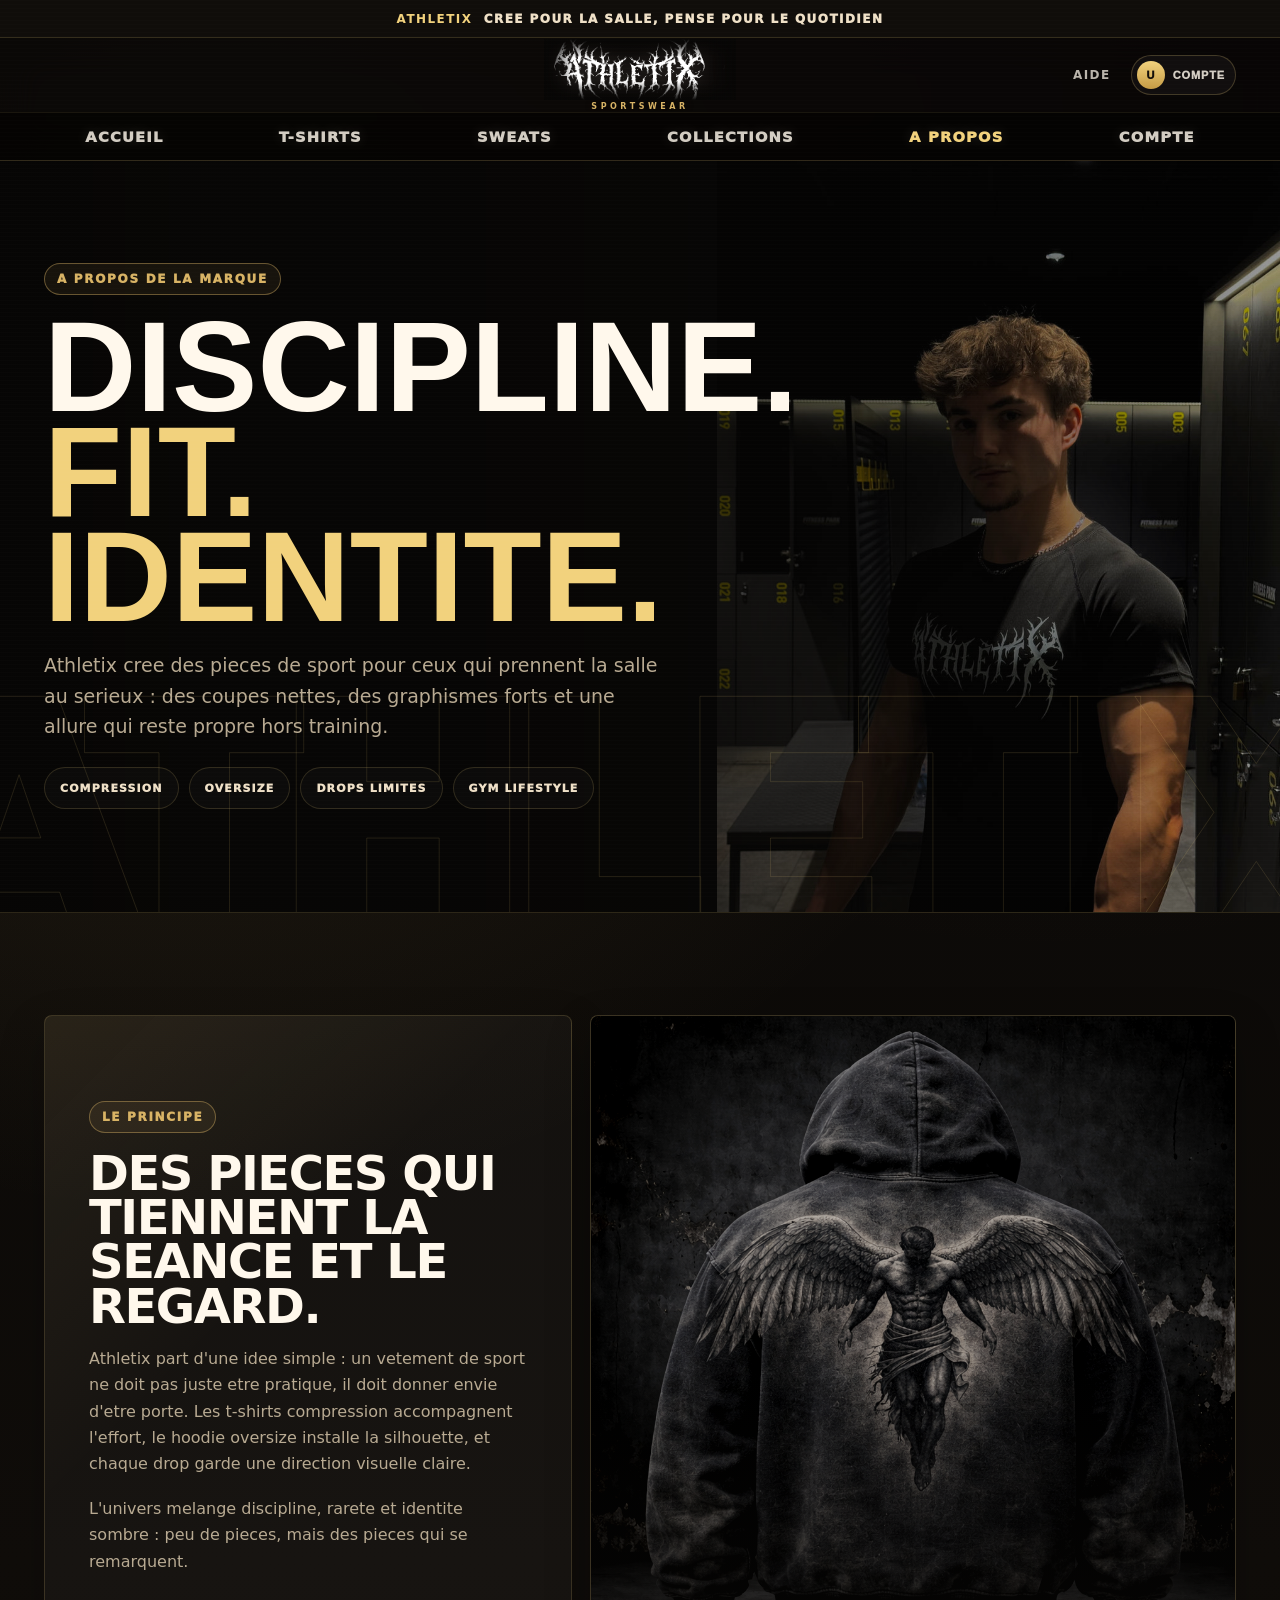
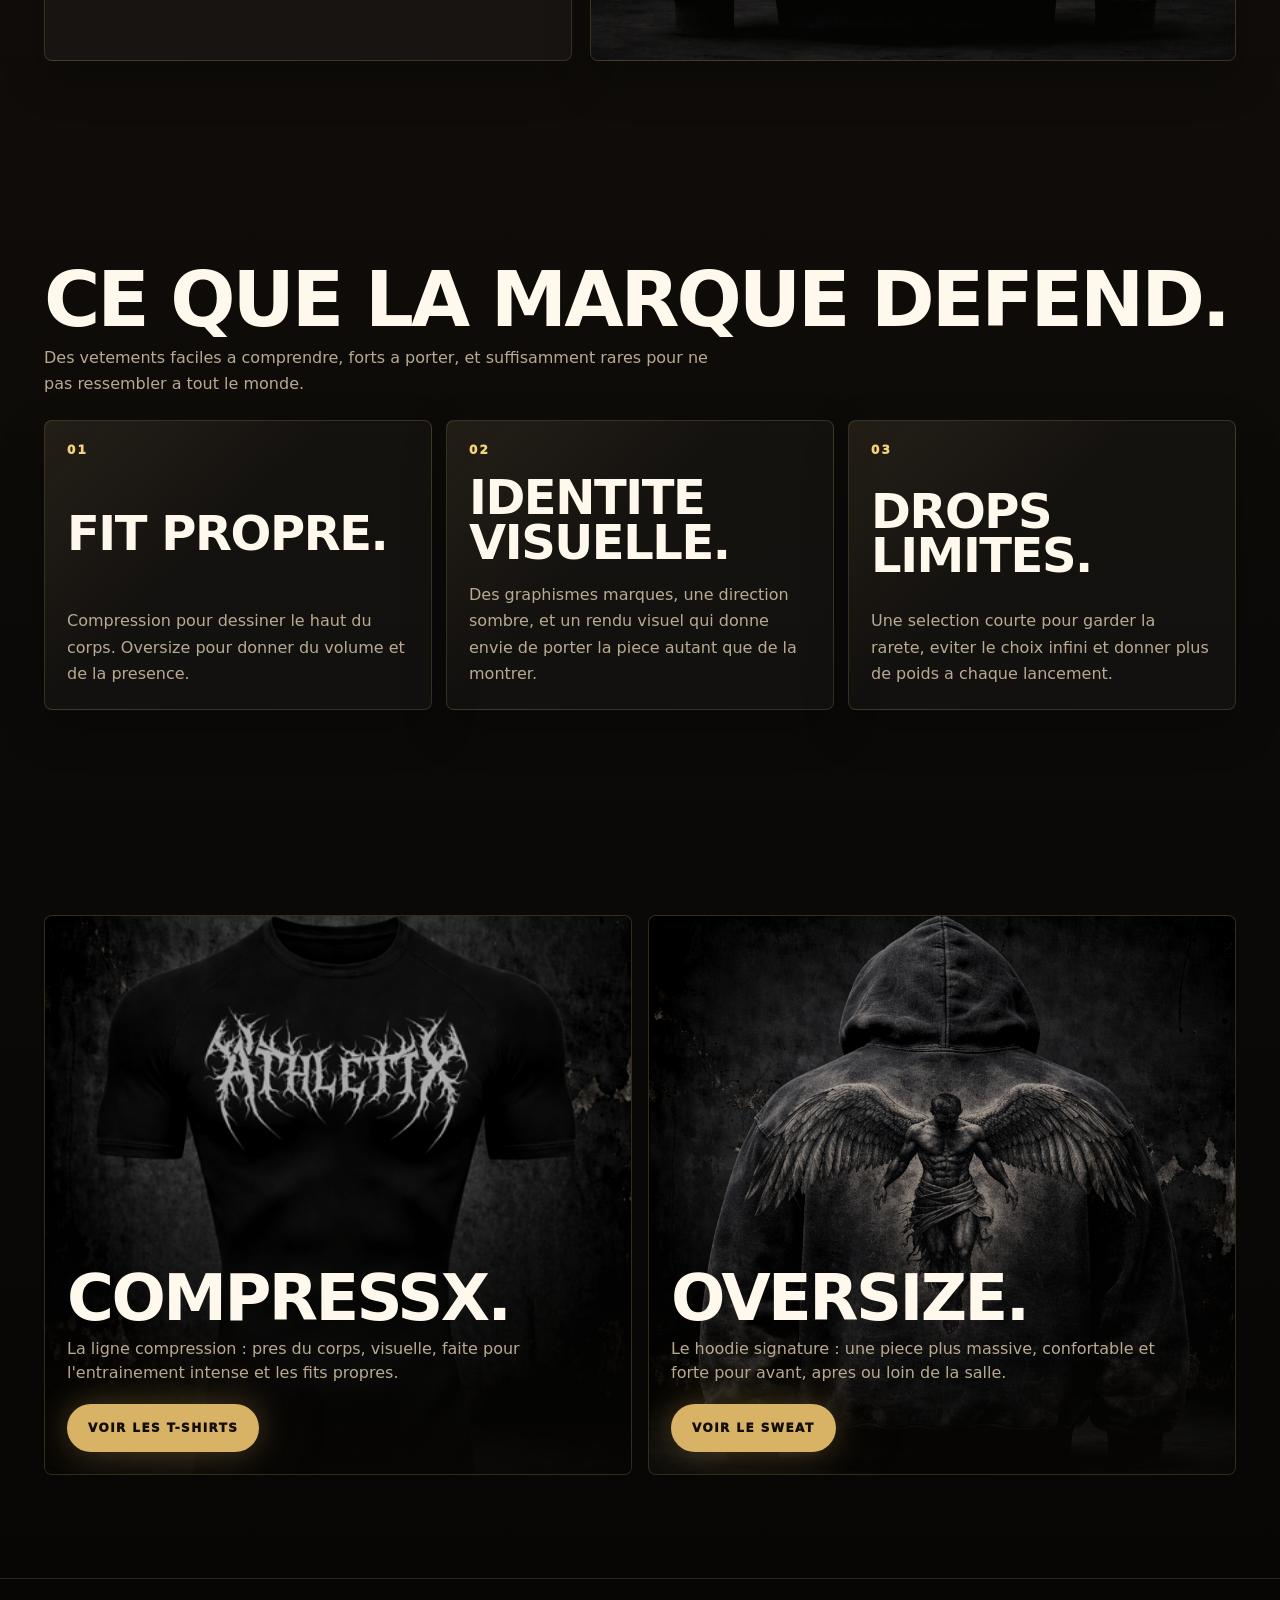
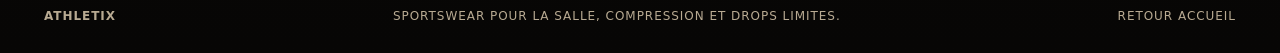
<file: about.html>
<!doctype html>
<html lang="fr">
<head>
  <meta charset="utf-8">
  <meta name="viewport" content="width=device-width, initial-scale=1">
  <title>Athletix | A propos</title>
  <meta name="description" content="Decouvrir Athletix : sportswear pour la salle, t-shirts compression, hoodie oversize et drops limites.">
  <link rel="stylesheet" href="assets/auth-ui.css">
  <style>
    :root {
      --bg: #070605;
      --ink: #fff8ec;
      --muted: #b8aa92;
      --soft: #efe0c7;
      --gold: #d8b365;
      --gold-2: #f2d27d;
      --line: rgba(242,210,125,.16);
      --line-strong: rgba(216,179,101,.42);
      --shadow: 0 0 32px rgba(216,179,101,.28), 0 0 90px rgba(159,116,50,.16);
      --radius: 8px;
    }

    * { box-sizing: border-box; }
    html { scroll-behavior: smooth; background: var(--bg); }
    body {
      margin: 0;
      color: var(--ink);
      background:
        radial-gradient(circle at 14% 8%, rgba(216,179,101,.16), transparent 30%),
        radial-gradient(circle at 82% 0%, rgba(143,51,45,.12), transparent 28%),
        linear-gradient(180deg, #070605 0%, #100d0a 48%, #070605 100%);
      font-family: Inter, ui-sans-serif, system-ui, -apple-system, BlinkMacSystemFont, "Segoe UI", sans-serif;
    }

    a { color: inherit; text-decoration: none; }
    h1, h2, h3, p { margin: 0; }
    img { display: block; max-width: 100%; }

    .noise {
      position: fixed;
      inset: 0;
      z-index: 80;
      pointer-events: none;
      opacity: .13;
      background-image: linear-gradient(rgba(255,255,255,.06) 1px, transparent 1px);
      background-size: 100% 4px;
      mix-blend-mode: screen;
    }

    .announcement {
      min-height: 38px;
      display: flex;
      align-items: center;
      justify-content: center;
      border-bottom: 1px solid var(--line);
      background: #100d0a;
      color: var(--soft);
      font-size: 12px;
      font-weight: 950;
      letter-spacing: .12em;
      text-transform: uppercase;
    }

    .announcement b { color: var(--gold-2); }

    .header {
      position: sticky;
      top: 0;
      z-index: 70;
      backdrop-filter: blur(18px);
      background: rgba(7,6,5,.82);
      border-bottom: 1px solid var(--line);
    }

    .header-inner {
      height: 74px;
      padding: 0 clamp(14px, 4vw, 44px);
      display: grid;
      grid-template-columns: 1fr auto 1fr;
      align-items: center;
      gap: 20px;
    }

    .brand {
      display: grid;
      place-items: center;
      gap: 3px;
      width: clamp(138px, 15vw, 220px);
      min-height: 58px;
      line-height: .82;
      font-weight: 950;
      text-transform: uppercase;
      letter-spacing: -.03em;
      text-shadow: 0 0 22px rgba(216,179,101,.18);
      overflow: hidden;
    }

    .brand-wordmark {
      width: 100%;
      height: clamp(38px, 4.8vw, 62px);
      position: relative;
      overflow: hidden;
      display: block;
    }

    .brand-wordmark img {
      position: absolute;
      left: 50%;
      top: 50%;
      width: 100%;
      height: 100%;
      max-width: none;
      object-fit: contain;
      transform: translate(-50%, -50%);
      filter: grayscale(1) brightness(1.68) contrast(1.3) drop-shadow(0 0 13px rgba(255,248,236,.18));
      mix-blend-mode: screen;
    }

    .brand-wordmark::before {
      content: "";
      position: absolute;
      inset: 0;
      z-index: 1;
      background:
        linear-gradient(90deg, rgba(7,6,5,1) 0%, transparent 15%, transparent 85%, rgba(7,6,5,1) 100%),
        linear-gradient(180deg, rgba(7,6,5,1) 0%, transparent 30%, transparent 70%, rgba(7,6,5,1) 100%);
      pointer-events: none;
    }

    .brand small {
      font-size: 8px;
      line-height: 1;
      font-weight: 850;
      letter-spacing: .44em;
      color: var(--gold);
    }

    .header-actions {
      display: flex;
      justify-content: flex-end;
      align-items: center;
      gap: 20px;
    }

    .header-actions a {
      color: rgba(255,248,236,.72);
      font-size: 12px;
      font-weight: 850;
      text-transform: uppercase;
      letter-spacing: .12em;
    }

    .category-nav {
      min-height: 48px;
      padding: 0 clamp(16px, 5vw, 78px);
      display: flex;
      align-items: center;
      justify-content: center;
      gap: clamp(34px, 9vw, 132px);
      border-top: 1px solid rgba(242,210,125,.08);
      background: rgba(4,3,2,.82);
    }

    .category-nav a {
      color: rgba(255,248,236,.82);
      font-size: clamp(12px, 1.15vw, 15px);
      font-weight: 950;
      letter-spacing: .08em;
      text-transform: uppercase;
      text-shadow: 0 0 14px rgba(255,248,236,.16);
    }

    .category-nav a.active { color: var(--gold-2); }

    .about-hero {
      min-height: 76vh;
      padding: clamp(54px, 8vw, 108px) clamp(14px, 4vw, 44px);
      display: grid;
      align-items: center;
      position: relative;
      overflow: hidden;
      border-bottom: 1px solid var(--line);
      background:
        linear-gradient(90deg, rgba(7,6,5,.96), rgba(7,6,5,.72) 52%, rgba(7,6,5,.14)),
        url("assets/tee-black-hover.jpg") right center / contain no-repeat,
        #070605;
    }

    .about-hero::after {
      content: "ATHLETIX";
      position: absolute;
      right: -5vw;
      bottom: -3vw;
      color: transparent;
      -webkit-text-stroke: 1px rgba(242,210,125,.12);
      font-size: clamp(140px, 24vw, 380px);
      line-height: .8;
      font-weight: 950;
      letter-spacing: -.08em;
      pointer-events: none;
    }

    .hero-copy {
      position: relative;
      z-index: 2;
      width: min(820px, 100%);
      display: grid;
      gap: 20px;
    }

    .kicker {
      width: max-content;
      padding: 8px 12px;
      border: 1px solid var(--line-strong);
      border-radius: 999px;
      color: var(--gold);
      background: rgba(216,179,101,.08);
      font-size: 12px;
      font-weight: 950;
      text-transform: uppercase;
      letter-spacing: .14em;
    }

    h1 {
      max-width: 820px;
      font-family: Impact, Haettenschweiler, "Arial Narrow Bold", sans-serif;
      font-size: clamp(62px, 10vw, 148px);
      line-height: .82;
      letter-spacing: 0;
      text-transform: uppercase;
    }

    h1 span { color: var(--gold-2); display: block; }

    .hero-copy p {
      max-width: 620px;
      color: var(--muted);
      font-size: clamp(16px, 1.5vw, 19px);
      line-height: 1.6;
    }

    .pill-row {
      display: flex;
      flex-wrap: wrap;
      gap: 10px;
      margin-top: 6px;
    }

    .pill-row span {
      min-height: 42px;
      padding: 0 15px;
      display: inline-flex;
      align-items: center;
      border: 1px solid var(--line);
      border-radius: 999px;
      background: rgba(255,255,255,.025);
      color: var(--soft);
      font-size: 11px;
      font-weight: 950;
      letter-spacing: .1em;
      text-transform: uppercase;
    }

    .section {
      padding: clamp(54px, 8vw, 104px) clamp(14px, 4vw, 44px);
    }

    .section-inner {
      width: min(1220px, 100%);
      margin: 0 auto;
    }

    .section-title {
      display: grid;
      gap: 12px;
      margin-bottom: 24px;
    }

    .section-title h2 {
      font-size: clamp(38px, 6vw, 86px);
      line-height: .88;
      letter-spacing: -.04em;
      text-transform: uppercase;
    }

    .section-title p {
      max-width: 680px;
      color: var(--muted);
      line-height: 1.6;
      font-size: 16px;
    }

    .story-grid {
      display: grid;
      grid-template-columns: .9fr 1.1fr;
      gap: 18px;
      align-items: stretch;
    }

    .story-card,
    .image-card,
    .value-card {
      border: 1px solid var(--line);
      border-radius: var(--radius);
      background:
        linear-gradient(135deg, rgba(216,179,101,.08), transparent 42%),
        rgba(255,255,255,.03);
      box-shadow: 0 18px 46px rgba(0,0,0,.24);
      overflow: hidden;
    }

    .story-card {
      padding: clamp(24px, 4vw, 44px);
      display: grid;
      align-content: center;
      gap: 18px;
    }

    .story-card h3,
    .value-card h3 {
      font-size: clamp(26px, 4vw, 48px);
      line-height: .92;
      letter-spacing: -.03em;
      text-transform: uppercase;
    }

    .story-card p,
    .value-card p {
      color: var(--muted);
      line-height: 1.65;
    }

    .image-card {
      min-height: 520px;
      position: relative;
    }

    .image-card img {
      width: 100%;
      height: 100%;
      object-fit: cover;
      filter: contrast(1.08) saturate(.82) brightness(.74);
    }

    .image-card::after {
      content: "";
      position: absolute;
      inset: 0;
      background: linear-gradient(0deg, rgba(7,6,5,.78), transparent 45%);
      pointer-events: none;
    }

    .value-grid {
      display: grid;
      grid-template-columns: repeat(3, 1fr);
      gap: 14px;
    }

    .value-card {
      min-height: 250px;
      padding: 22px;
      display: grid;
      align-content: space-between;
      gap: 18px;
    }

    .value-card span {
      color: var(--gold-2);
      font-size: 12px;
      font-weight: 950;
      letter-spacing: .18em;
      text-transform: uppercase;
    }

    .product-story {
      display: grid;
      grid-template-columns: repeat(2, 1fr);
      gap: 16px;
    }

    .product-panel {
      min-height: 560px;
      position: relative;
      overflow: hidden;
      border: 1px solid var(--line);
      border-radius: var(--radius);
      background: #100d0a;
    }

    .product-panel img {
      position: absolute;
      inset: 0;
      width: 100%;
      height: 100%;
      object-fit: cover;
      filter: contrast(1.08) saturate(.82) brightness(.72);
    }

    .product-panel::after {
      content: "";
      position: absolute;
      inset: 0;
      background: linear-gradient(0deg, rgba(7,6,5,.9), transparent 52%);
    }

    .product-copy {
      position: absolute;
      left: 22px;
      right: 22px;
      bottom: 22px;
      z-index: 2;
      display: grid;
      gap: 10px;
    }

    .product-copy h3 {
      font-size: clamp(34px, 5vw, 68px);
      line-height: .86;
      letter-spacing: -.04em;
      text-transform: uppercase;
    }

    .product-copy p {
      max-width: 520px;
      color: var(--muted);
      line-height: 1.55;
    }

    .button-row {
      display: flex;
      flex-wrap: wrap;
      gap: 12px;
      margin-top: 8px;
    }

    .button {
      min-height: 48px;
      padding: 0 20px;
      display: inline-flex;
      align-items: center;
      justify-content: center;
      border: 1px solid var(--line-strong);
      border-radius: 999px;
      background: var(--gold);
      color: #120e09;
      font-size: 12px;
      font-weight: 950;
      text-transform: uppercase;
      letter-spacing: .12em;
      box-shadow: var(--shadow);
    }

    .button.dark {
      background: rgba(7,6,5,.58);
      color: var(--ink);
      box-shadow: none;
    }

    .footer {
      padding: 30px clamp(14px, 4vw, 44px);
      display: flex;
      flex-wrap: wrap;
      gap: 12px 24px;
      justify-content: space-between;
      border-top: 1px solid var(--line);
      color: var(--muted);
      font-size: 12px;
      text-transform: uppercase;
      letter-spacing: .08em;
    }

    @media (max-width: 860px) {
      .header-inner { height: 66px; padding-inline: 12px; }
      .brand { width: 142px; min-height: 50px; }
      .brand-wordmark { height: 38px; }
      .brand-wordmark img { width: 100%; }
      .header-actions {
        display: flex;
        justify-content: flex-end;
      }
      .header-actions a { display: none; }
      .category-nav {
        justify-content: flex-start;
        gap: 28px;
        min-height: 44px;
        padding-inline: 14px;
        overflow-x: auto;
        scrollbar-width: none;
      }
      .category-nav::-webkit-scrollbar { display: none; }
      .category-nav a { flex: 0 0 auto; font-size: 11px; }
      .about-hero { min-height: 620px; background-size: cover; background-position: center bottom; }
      .story-grid,
      .value-grid,
      .product-story { grid-template-columns: 1fr; }
      .image-card,
      .product-panel { min-height: 440px; }
    }
  </style>
</head>
<body>
  <div class="noise" aria-hidden="true"></div>

  <div class="announcement"><b>Athletix</b>&nbsp; cree pour la salle, pense pour le quotidien</div>

  <header class="header">
    <div class="header-inner">
      <div></div>
      <a class="brand" href="index.html" aria-label="Athletix accueil">
        <span class="brand-wordmark">
          <img src="assets/athletix-wordmark.png?v=3" alt="">
        </span>
        <small>sportswear</small>
      </a>
      <div class="header-actions">
        <a href="index.html#faq">Aide</a>
        <div class="auth-profile" data-auth-profile hidden></div>
      </div>
    </div>
    <nav class="category-nav" aria-label="Categories principales">
      <a href="index.html">Accueil</a>
      <a href="tshirts.html">T-shirts</a>
      <a href="sweats.html">Sweats</a>
      <a href="collections.html">Collections</a>
      <a class="active" href="about.html">A propos</a>
      <a href="admin-login.html">Compte</a>
    </nav>
  </header>

  <main>
    <section class="about-hero">
      <div class="hero-copy">
        <span class="kicker">A propos de la marque</span>
        <h1>Discipline.<br><span>Fit. Identite.</span></h1>
        <p>Athletix cree des pieces de sport pour ceux qui prennent la salle au serieux : des coupes nettes, des graphismes forts et une allure qui reste propre hors training.</p>
        <div class="pill-row">
          <span>Compression</span>
          <span>Oversize</span>
          <span>Drops limites</span>
          <span>Gym lifestyle</span>
        </div>
      </div>
    </section>

    <section class="section">
      <div class="section-inner story-grid">
        <div class="story-card">
          <span class="kicker">Le principe</span>
          <h3>Des pieces qui tiennent la seance et le regard.</h3>
          <p>Athletix part d'une idee simple : un vetement de sport ne doit pas juste etre pratique, il doit donner envie d'etre porte. Les t-shirts compression accompagnent l'effort, le hoodie oversize installe la silhouette, et chaque drop garde une direction visuelle claire.</p>
          <p>L'univers melange discipline, rarete et identite sombre : peu de pieces, mais des pieces qui se remarquent.</p>
        </div>
        <div class="image-card">
          <img src="assets/collection-ange-dechu.png" alt="Collection Ange Dechu Athletix">
        </div>
      </div>
    </section>

    <section class="section">
      <div class="section-inner">
        <div class="section-title">
          <h2>Ce que la marque defend.</h2>
          <p>Des vetements faciles a comprendre, forts a porter, et suffisamment rares pour ne pas ressembler a tout le monde.</p>
        </div>
        <div class="value-grid">
          <article class="value-card">
            <span>01</span>
            <h3>Fit propre.</h3>
            <p>Compression pour dessiner le haut du corps. Oversize pour donner du volume et de la presence.</p>
          </article>
          <article class="value-card">
            <span>02</span>
            <h3>Identite visuelle.</h3>
            <p>Des graphismes marques, une direction sombre, et un rendu visuel qui donne envie de porter la piece autant que de la montrer.</p>
          </article>
          <article class="value-card">
            <span>03</span>
            <h3>Drops limites.</h3>
            <p>Une selection courte pour garder la rarete, eviter le choix infini et donner plus de poids a chaque lancement.</p>
          </article>
        </div>
      </div>
    </section>

    <section class="section">
      <div class="section-inner product-story">
        <article class="product-panel">
          <img src="assets/collection-compressx.png" alt="T-shirt compression noir Athletix">
          <div class="product-copy">
            <h3>CompressX.</h3>
            <p>La ligne compression : pres du corps, visuelle, faite pour l'entrainement intense et les fits propres.</p>
            <div class="button-row"><a class="button" href="tshirts.html">Voir les t-shirts</a></div>
          </div>
        </article>
        <article class="product-panel">
          <img src="assets/hoodie-front.png" alt="Hoodie oversize Athletix">
          <div class="product-copy">
            <h3>Oversize.</h3>
            <p>Le hoodie signature : une piece plus massive, confortable et forte pour avant, apres ou loin de la salle.</p>
            <div class="button-row"><a class="button" href="sweats.html">Voir le sweat</a></div>
          </div>
        </article>
      </div>
    </section>
  </main>

  <footer class="footer">
    <strong>Athletix</strong>
    <span>Sportswear pour la salle, compression et drops limites.</span>
    <span><a href="index.html">Retour accueil</a></span>
  </footer>
  <script src="assets/auth.js"></script>
  <script>
    window.AthletixAuth.mountProfileMenu();
  </script>
</body>
</html>
</file>
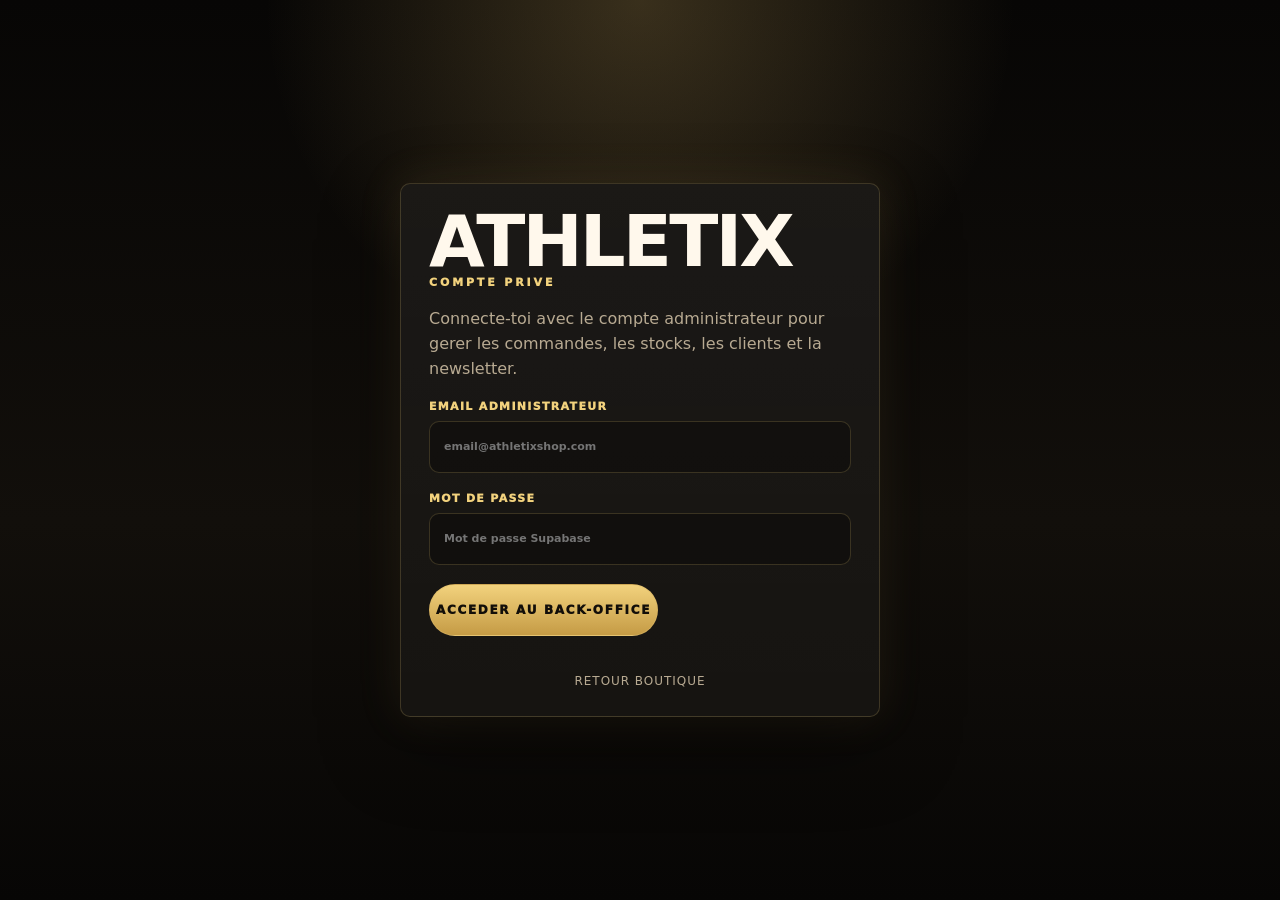
<file: admin-clients.html>
<!doctype html>
<html lang="fr">
<head>
  <meta charset="utf-8">
  <meta name="viewport" content="width=device-width, initial-scale=1">
  <title>Athletix Admin | Clients</title>
  <meta name="description" content="Suivi des clients et commandes recentes Athletix.">
  <script src="assets/auth.js"></script>
  <script src="assets/supabase-config.js"></script>
  <script src="assets/supabase-store.js"></script>
  <script>
    window.AthletixAuth.requireAdmin();
  </script>
  <style>
    :root {
      --bg: #080706;
      --panel: #12100d;
      --panel-2: #19150f;
      --ink: #fff8ec;
      --muted: #b8aa92;
      --gold: #d8b365;
      --gold-2: #f2d27d;
      --green: #9eff5f;
      --red: #ff6f61;
      --line: rgba(242,210,125,.16);
      --line-strong: rgba(216,179,101,.42);
      --shadow: 0 22px 70px rgba(0,0,0,.35), 0 0 38px rgba(216,179,101,.12);
      --radius: 8px;
    }

    * { box-sizing: border-box; }
    html { background: var(--bg); }
    html:not(.admin-authorized) body { display: none; }
    body {
      margin: 0;
      min-height: 100vh;
      color: var(--ink);
      background:
        radial-gradient(circle at 14% 0%, rgba(216,179,101,.16), transparent 32%),
        radial-gradient(circle at 94% 8%, rgba(120,50,38,.16), transparent 28%),
        linear-gradient(180deg, #080706 0%, #100d0a 58%, #070605 100%);
      font-family: Inter, ui-sans-serif, system-ui, -apple-system, BlinkMacSystemFont, "Segoe UI", sans-serif;
    }

    a { color: inherit; text-decoration: none; }
    h1, h2, h3, p { margin: 0; }
    button, input, select { font: inherit; }

    .noise {
      position: fixed;
      inset: 0;
      z-index: 50;
      pointer-events: none;
      opacity: .12;
      background-image: linear-gradient(rgba(255,255,255,.06) 1px, transparent 1px);
      background-size: 100% 4px;
      mix-blend-mode: screen;
    }

    .admin-shell {
      min-height: 100vh;
      display: grid;
      grid-template-columns: 260px minmax(0, 1fr);
      position: relative;
      z-index: 1;
    }

    .sidebar {
      position: sticky;
      top: 0;
      height: 100vh;
      padding: 22px;
      border-right: 1px solid var(--line);
      background: rgba(7,6,5,.74);
      backdrop-filter: blur(18px);
      display: flex;
      flex-direction: column;
      gap: 28px;
    }

    .brand {
      display: grid;
      gap: 4px;
      padding-bottom: 22px;
      border-bottom: 1px solid var(--line);
      text-transform: uppercase;
    }

    .brand strong {
      font-size: 28px;
      line-height: .9;
      letter-spacing: -.03em;
    }

    .brand span {
      color: var(--gold);
      font-size: 10px;
      font-weight: 900;
      letter-spacing: .28em;
    }

    .side-nav {
      display: grid;
      gap: 8px;
    }

    .side-nav a,
    .logout {
      min-height: 42px;
      padding: 0 14px;
      border: 1px solid transparent;
      border-radius: var(--radius);
      background: transparent;
      color: rgba(255,248,236,.74);
      display: flex;
      align-items: center;
      justify-content: space-between;
      font-size: 12px;
      font-weight: 950;
      letter-spacing: .1em;
      text-transform: uppercase;
      cursor: pointer;
    }

    .side-nav a.active,
    .side-nav a:hover,
    .logout:hover {
      border-color: var(--line);
      background: rgba(216,179,101,.08);
      color: var(--ink);
    }

    .sidebar-footer {
      margin-top: auto;
      display: grid;
      gap: 10px;
      color: var(--muted);
      font-size: 12px;
      line-height: 1.45;
    }

    .main {
      min-width: 0;
      padding: 22px clamp(14px, 3vw, 34px) 44px;
    }

    .topbar {
      min-height: 70px;
      display: flex;
      align-items: center;
      justify-content: space-between;
      gap: 16px;
      border-bottom: 1px solid var(--line);
      margin-bottom: 24px;
    }

    .topbar h1 {
      font-family: Impact, Haettenschweiler, "Arial Narrow Bold", sans-serif;
      font-size: clamp(42px, 5vw, 76px);
      line-height: .85;
      letter-spacing: 0;
      text-transform: uppercase;
    }

    .topbar h1 span { color: var(--gold-2); }

    .status-pill {
      min-height: 38px;
      padding: 0 14px;
      border: 1px solid rgba(158,255,95,.28);
      border-radius: 999px;
      background: rgba(158,255,95,.08);
      color: var(--green);
      display: inline-flex;
      align-items: center;
      gap: 8px;
      font-size: 11px;
      font-weight: 950;
      letter-spacing: .12em;
      text-transform: uppercase;
      white-space: nowrap;
    }

    .status-pill::before {
      content: "";
      width: 8px;
      height: 8px;
      border-radius: 999px;
      background: currentColor;
      box-shadow: 0 0 16px currentColor;
    }

    .stats-grid {
      display: grid;
      grid-template-columns: repeat(4, minmax(0, 1fr));
      gap: 12px;
      margin-bottom: 18px;
    }

    .stat-card,
    .panel {
      border: 1px solid var(--line);
      border-radius: var(--radius);
      background: linear-gradient(180deg, rgba(255,255,255,.035), rgba(255,255,255,.015)), var(--panel);
      box-shadow: var(--shadow);
    }

    .stat-card {
      min-height: 124px;
      padding: 18px;
      display: grid;
      align-content: space-between;
      gap: 16px;
    }

    .stat-card span {
      color: var(--muted);
      font-size: 11px;
      font-weight: 950;
      letter-spacing: .12em;
      text-transform: uppercase;
    }

    .stat-card strong {
      font-size: clamp(28px, 3vw, 42px);
      line-height: .9;
      letter-spacing: -.04em;
    }

    .stat-card small {
      color: var(--green);
      font-weight: 850;
    }

    .panel {
      overflow: hidden;
    }

    .panel-head {
      min-height: 66px;
      padding: 16px;
      display: flex;
      align-items: center;
      justify-content: space-between;
      gap: 12px;
      border-bottom: 1px solid var(--line);
    }

    .panel-head h2 {
      font-size: 14px;
      letter-spacing: .12em;
      text-transform: uppercase;
    }

    .filters {
      display: flex;
      gap: 8px;
      flex-wrap: wrap;
    }

    .field,
    .select {
      min-height: 38px;
      border: 1px solid var(--line);
      border-radius: 999px;
      background: rgba(0,0,0,.2);
      color: var(--ink);
      padding: 0 12px;
      outline: none;
      font-size: 12px;
      font-weight: 800;
    }

    .field::placeholder { color: rgba(255,248,236,.42); }

    .table-wrap { overflow-x: auto; }
    table {
      width: 100%;
      border-collapse: collapse;
      min-width: 860px;
    }

    th, td {
      padding: 18px 16px;
      border-bottom: 1px solid rgba(242,210,125,.1);
      text-align: left;
      vertical-align: middle;
    }

    th {
      color: var(--muted);
      font-size: 10px;
      font-weight: 950;
      letter-spacing: .12em;
      text-transform: uppercase;
    }

    td {
      color: rgba(255,248,236,.88);
      font-size: 14px;
      font-weight: 800;
    }

    tr:hover td { background: rgba(216,179,101,.045); }

    .tag {
      width: max-content;
      min-height: 28px;
      padding: 0 10px;
      border-radius: 999px;
      display: inline-flex;
      align-items: center;
      border: 1px solid var(--line);
      background: rgba(255,255,255,.035);
      color: var(--gold-2);
      font-size: 10px;
      font-weight: 950;
      letter-spacing: .08em;
      text-transform: uppercase;
    }

    .tag.green {
      color: var(--green);
      border-color: rgba(158,255,95,.24);
      background: rgba(158,255,95,.07);
    }

    .tag.red {
      color: var(--red);
      border-color: rgba(255,111,97,.24);
      background: rgba(255,111,97,.07);
    }

    .status-select {
      min-height: 34px;
      border: 1px solid var(--line);
      border-radius: 999px;
      background: rgba(0,0,0,.2);
      color: var(--ink);
      padding: 0 10px;
      outline: none;
      font-size: 11px;
      font-weight: 950;
      letter-spacing: .06em;
      text-transform: uppercase;
      cursor: pointer;
    }

    .status-actions {
      display: flex;
      align-items: center;
      gap: 8px;
    }

    .status-save {
      min-height: 34px;
      border: 1px solid rgba(229, 190, 104, .45);
      border-radius: 999px;
      background: linear-gradient(135deg, var(--gold), #c9962c);
      color: #100d08;
      padding: 0 12px;
      outline: none;
      font-size: 10px;
      font-weight: 950;
      letter-spacing: .08em;
      text-transform: uppercase;
      cursor: pointer;
    }

    .status-save:disabled {
      opacity: .42;
      cursor: not-allowed;
      filter: grayscale(.45);
    }

    .empty {
      padding: 28px 16px;
      color: var(--muted);
      text-align: center;
      font-weight: 800;
    }

    @media (max-width: 1040px) {
      .admin-shell { grid-template-columns: 1fr; }
      .sidebar {
        position: static;
        height: auto;
        padding: 14px;
      }
      .side-nav {
        grid-template-columns: repeat(7, max-content);
        overflow-x: auto;
        padding-bottom: 2px;
      }
      .sidebar-footer { display: none; }
      .stats-grid { grid-template-columns: repeat(2, minmax(0, 1fr)); }
    }

    @media (max-width: 620px) {
      .topbar {
        align-items: flex-start;
        flex-direction: column;
        padding-bottom: 16px;
      }
      .stats-grid { grid-template-columns: 1fr; }
      .panel-head { align-items: flex-start; flex-direction: column; }
    }
  </style>
</head>
<body>
  <div class="noise" aria-hidden="true"></div>

  <div class="admin-shell">
    <aside class="sidebar">
      <a class="brand" href="admin.html">
        <strong>Athletix</strong>
        <span>Back office</span>
      </a>

      <nav class="side-nav" aria-label="Navigation admin">
        <a href="admin.html">Dashboard <span>01</span></a>
        <a href="admin-orders.html">Commandes <span>02</span></a>
        <a href="admin-products.html">Produits <span>03</span></a>
        <a href="admin-stocks.html">Stocks <span>04</span></a>
        <a class="active" href="admin-clients.html">Clients <span>05</span></a>
        <a href="admin-newsletter.html">Newsletter <span>06</span></a>
        <a href="index.html">Boutique <span>EXT</span></a>
      </nav>

      <div class="sidebar-footer">
        <button class="logout" id="logout" type="button">Deconnexion <span>X</span></button>
        <p>Liste clients preparee pour connecter les vraies commandes de la boutique.</p>
      </div>
    </aside>

    <main class="main">
      <section class="topbar">
        <div>
          <h1>Clients <span>Athletix</span></h1>
        </div>
        <span class="status-pill">Suivi actif</span>
      </section>

      <section class="stats-grid" aria-label="Indicateurs clients">
        <article class="stat-card">
          <span>Clients actifs</span>
          <strong id="clientCount">0</strong>
          <small>Depuis le dernier drop</small>
        </article>
        <article class="stat-card">
          <span>Commandes recentes</span>
          <strong id="orderCount">0</strong>
          <small id="shippingCount">0 a expedier</small>
        </article>
        <article class="stat-card">
          <span>Panier moyen</span>
          <strong>39,99 EUR</strong>
          <small>T-shirts + sweats</small>
        </article>
        <article class="stat-card">
          <span>Clients livres</span>
          <strong id="deliveredCount">0</strong>
          <small>Statut finalise</small>
        </article>
      </section>

      <section class="panel" aria-label="Commandes recentes par client">
        <div class="panel-head">
          <h2>Commandes recentes</h2>
          <div class="filters">
            <input class="field" id="search" type="search" placeholder="Rechercher">
            <select class="select" id="statusFilter">
              <option value="all">Tous les statuts</option>
              <option value="A expedier">A expedier</option>
              <option value="Expediee">Expediee</option>
              <option value="Payee">Payee</option>
              <option value="Livree">Livree</option>
            </select>
          </div>
        </div>

        <div class="table-wrap">
          <table>
            <thead>
              <tr>
                <th>Commande</th>
                <th>Client</th>
                <th>Produit</th>
                <th>Total</th>
                <th>Paiement</th>
                <th>Statut</th>
              </tr>
            </thead>
            <tbody id="clientsBody"></tbody>
          </table>
          <p class="empty" id="emptyState" hidden>Aucun client trouve avec ce filtre.</p>
        </div>
      </section>
    </main>
  </div>

  <script>
    const demoOrders = [
      { id: "ATH-1031", client: "Lucas M.", product: "T-shirt compression noir", total: 29.99, payment: "Carte", status: "A expedier" },
      { id: "ATH-1030", client: "Nassim B.", product: "Sweat Ange Dechu", total: 49.99, payment: "Apple Pay", status: "A expedier" },
      { id: "ATH-1029", client: "Enzo R.", product: "T-shirt compression blanc", total: 29.99, payment: "Carte", status: "Payee" },
      { id: "ATH-1028", client: "Yanis D.", product: "T-shirt noir + blanc", total: 59.98, payment: "PayPal", status: "Livree" },
      { id: "ATH-1027", client: "Adam K.", product: "Sweat Ange Dechu", total: 49.99, payment: "Carte", status: "A expedier" },
      { id: "ATH-1026", client: "Mehdi S.", product: "T-shirt compression noir", total: 29.99, payment: "Apple Pay", status: "Livree" }
    ];

    const storageKey = "athletixOrders";
    const search = document.querySelector("#search");
    const statusFilter = document.querySelector("#statusFilter");
    const clientsBody = document.querySelector("#clientsBody");
    const emptyState = document.querySelector("#emptyState");
    const logout = document.querySelector("#logout");
    let ordersCache = [];

    function loadLocalOrders() {
      const saved = localStorage.getItem(storageKey);
      if (!saved) return [...demoOrders];
      try {
        return JSON.parse(saved);
      } catch {
        return [...demoOrders];
      }
    }

    function getOrders() {
      return ordersCache;
    }

    function saveOrders(orders) {
      ordersCache = orders;
      localStorage.setItem(storageKey, JSON.stringify(orders));
    }

    async function loadOrders() {
      if (window.AthletixStore?.isConfigured()) {
        try {
          const supabaseOrders = await window.AthletixStore.getOrders();
          return supabaseOrders;
        } catch (error) {
          console.warn("Supabase clients indisponible, retour demo.", error);
        }
      }
      return loadLocalOrders();
    }

    function formatTotal(value) {
      const number = typeof value === "number" ? value : Number(String(value).replace(",", ".").replace(/[^\d.]/g, ""));
      return number.toFixed(2).replace(".", ",") + " EUR";
    }

    function paymentLabel(order) {
      if (order.payment && order.payment !== "Payee") return order.payment;
      if (order.id === "ATH-1030" || order.id === "ATH-1026") return "Apple Pay";
      if (order.id === "ATH-1028") return "PayPal";
      return "Carte";
    }

    function updateSummary(orders) {
      document.querySelector("#clientCount").textContent = new Set(orders.map((order) => order.client)).size;
      document.querySelector("#orderCount").textContent = orders.length;
      document.querySelector("#shippingCount").textContent = `${orders.filter((order) => order.status === "A expedier").length} a expedier`;
      document.querySelector("#deliveredCount").textContent = orders.filter((order) => order.status === "Livree").length;
    }

    function renderClients() {
      const orders = getOrders();
      const q = search.value.trim().toLowerCase();
      const status = statusFilter.value;
      const filtered = orders.filter((order) => {
        const text = Object.values(order).join(" ").toLowerCase();
        const matchesText = text.includes(q);
        const matchesStatus = status === "all" || order.status === status;
        return matchesText && matchesStatus;
      });

      clientsBody.innerHTML = filtered.map((order) => {
        return `
          <tr>
            <td>${order.id}</td>
            <td>${order.client}</td>
            <td>${order.product}</td>
            <td>${formatTotal(order.total)}</td>
            <td>${paymentLabel(order)}</td>
            <td>
              <div class="status-actions">
                <select class="status-select" data-status-id="${order.id}" data-original-status="${order.status}" aria-label="Changer le statut de ${order.id}">
                  <option value="A expedier" ${order.status === "A expedier" ? "selected" : ""}>A expedier</option>
                  <option value="Expediee" ${order.status === "Expediee" ? "selected" : ""}>Expediee</option>
                  <option value="Payee" ${order.status === "Payee" ? "selected" : ""}>Payee</option>
                  <option value="Livree" ${order.status === "Livree" ? "selected" : ""}>Livree</option>
                </select>
                <button class="status-save" type="button" data-save-status="${order.id}" disabled>Enregistrer</button>
              </div>
            </td>
          </tr>
        `;
      }).join("");

      document.querySelectorAll("[data-status-id]").forEach((select) => {
        select.addEventListener("change", () => {
          const saveButton = document.querySelector(`[data-save-status="${select.dataset.statusId}"]`);
          if (saveButton) saveButton.disabled = select.value === select.dataset.originalStatus;
        });
      });
      document.querySelectorAll("[data-save-status]").forEach((button) => {
        button.addEventListener("click", () => {
          const select = document.querySelector(`[data-status-id="${button.dataset.saveStatus}"]`);
          if (!select || button.disabled) return;
          button.disabled = true;
          button.textContent = "Envoi...";
          updateOrderStatus(button.dataset.saveStatus, select.value);
        });
      });

      updateSummary(orders);
      emptyState.hidden = filtered.length > 0;
    }

    async function updateOrderStatus(orderId, status) {
      const currentOrder = getOrders().find((order) => order.id === orderId);
      const orders = getOrders().map((order) => {
        if (order.id !== orderId) return order;
        return { ...order, status };
      });
      saveOrders(orders);
      if (window.AthletixStore?.isConfigured() && currentOrder?.supabaseId) {
        try {
          await window.AthletixStore.updateOrderStatus(currentOrder.supabaseId, status);
        } catch (error) {
          console.warn("Statut Supabase non mis a jour.", error);
        }
      }
      renderClients();
    }

    search.addEventListener("input", renderClients);
    statusFilter.addEventListener("change", renderClients);
    logout.addEventListener("click", () => {
      sessionStorage.removeItem("athletixAdminUnlocked");
      window.AthletixAuth?.clearAuth?.();
      window.location.href = "admin-login.html?logout=1";
    });

    async function initClients() {
      if (!window.AthletixStore?.isConfigured() && !localStorage.getItem(storageKey)) {
        localStorage.setItem(storageKey, JSON.stringify(demoOrders));
      }
      ordersCache = await loadOrders();
      renderClients();
    }

    initClients();
  </script>
</body>
</html>
</file>
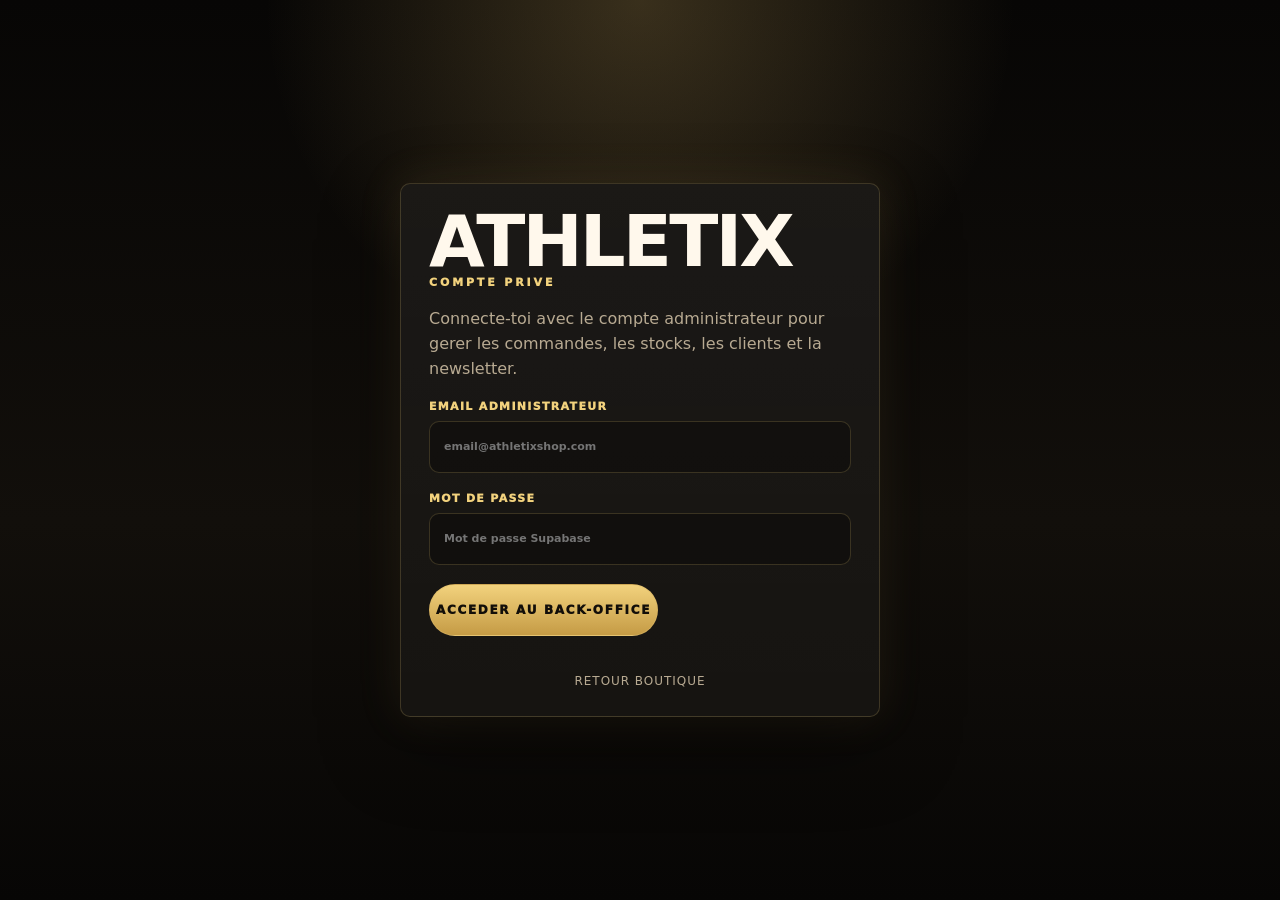
<file: admin-login.html>
<!doctype html>
<html lang="fr">
<head>
  <meta charset="utf-8">
  <meta name="viewport" content="width=device-width, initial-scale=1">
  <title>Athletix | Connexion admin</title>
  <meta name="description" content="Connexion privee au back-office Athletix.">
  <script src="assets/auth.js"></script>
  <script src="assets/supabase-config.js"></script>
  <style>
    :root {
      --bg: #070605;
      --panel: #12100d;
      --ink: #fff8ec;
      --muted: #b8aa92;
      --gold: #d8b365;
      --gold-2: #f2d27d;
      --line: rgba(242,210,125,.18);
      --radius: 10px;
    }

    * { box-sizing: border-box; }
    body {
      min-height: 100vh;
      margin: 0;
      display: grid;
      place-items: center;
      padding: 18px;
      color: var(--ink);
      background:
        radial-gradient(circle at 50% 0%, rgba(216,179,101,.24), transparent 34%),
        linear-gradient(180deg, #070605, #120f0b 58%, #070605);
      font-family: Inter, ui-sans-serif, system-ui, -apple-system, BlinkMacSystemFont, "Segoe UI", sans-serif;
    }

    a { color: inherit; text-decoration: none; }
    h1, p { margin: 0; }
    button, input { font: inherit; }

    .card {
      width: min(480px, 100%);
      padding: 28px;
      border: 1px solid var(--line);
      border-radius: var(--radius);
      background: linear-gradient(180deg, rgba(255,255,255,.04), rgba(255,255,255,.015)), var(--panel);
      box-shadow: 0 28px 80px rgba(0,0,0,.42), 0 0 44px rgba(216,179,101,.13);
      display: grid;
      gap: 18px;
    }

    .brand {
      display: grid;
      gap: 5px;
      text-transform: uppercase;
    }

    .brand strong {
      font-size: clamp(44px, 10vw, 72px);
      line-height: .82;
      letter-spacing: -.04em;
    }

    .brand span {
      color: var(--gold-2);
      font-size: 11px;
      font-weight: 950;
      letter-spacing: .26em;
    }

    p {
      color: var(--muted);
      line-height: 1.55;
    }

    label {
      display: grid;
      gap: 8px;
      color: var(--gold-2);
      font-size: 11px;
      font-weight: 950;
      letter-spacing: .12em;
      text-transform: uppercase;
    }

    input {
      min-height: 52px;
      border: 1px solid var(--line);
      border-radius: var(--radius);
      background: rgba(0,0,0,.28);
      color: var(--ink);
      outline: none;
      padding: 0 14px;
      font-weight: 850;
    }

    input:focus {
      border-color: var(--gold);
      box-shadow: 0 0 0 3px rgba(216,179,101,.16);
    }

    .button {
      min-height: 52px;
      border: 1px solid rgba(216,179,101,.48);
      border-radius: 999px;
      background: linear-gradient(180deg, #f2d27d, #c59b45);
      color: #120e09;
      font-size: 12px;
      font-weight: 950;
      letter-spacing: .14em;
      text-transform: uppercase;
      cursor: pointer;
    }

    .secondary {
      color: var(--muted);
      font-size: 12px;
      text-align: center;
      text-transform: uppercase;
      letter-spacing: .08em;
    }

    .error {
      min-height: 20px;
      color: #ff8679;
      font-size: 13px;
      font-weight: 850;
    }
  </style>
</head>
<body>
  <main class="card">
    <div class="brand">
      <strong>Athletix</strong>
      <span>Compte prive</span>
    </div>
    <p>Connecte-toi avec le compte administrateur pour gerer les commandes, les stocks, les clients et la newsletter.</p>

    <form id="loginForm">
      <label>
        Email administrateur
        <input id="adminEmail" type="email" autocomplete="email" placeholder="email@athletixshop.com" required>
      </label>
      <br>
      <label>
        Mot de passe
        <input id="adminPassword" type="password" autocomplete="current-password" placeholder="Mot de passe Supabase" required>
      </label>
      <br>
      <button class="button" type="submit">Acceder au back-office</button>
      <p class="error" id="error"></p>
    </form>

    <a class="secondary" href="index.html">Retour boutique</a>
  </main>

  <script>
    const form = document.querySelector("#loginForm");
    const email = document.querySelector("#adminEmail");
    const password = document.querySelector("#adminPassword");
    const error = document.querySelector("#error");
    const config = window.ATHLETIX_SUPABASE || {};
    const supabaseUrl = (config.url || "").replace(/\/$/, "");
    const publishableKey = config.publishableKey || "";

    if (window.AthletixAuth?.isAdmin?.()) {
      window.location.href = "admin.html";
    }

    const loginParams = new URLSearchParams(window.location.search);
    if (loginParams.get("logout") === "1") {
      error.textContent = "Deconnexion effectuee. Tu peux te reconnecter quand tu veux.";
    }

    async function supabaseRequest(path, options = {}, accessToken = "") {
      const response = await fetch(`${supabaseUrl}${path}`, {
        ...options,
        headers: {
          apikey: publishableKey,
          Authorization: `Bearer ${accessToken || publishableKey}`,
          "Content-Type": "application/json",
          ...(options.headers || {})
        }
      });

      const text = await response.text();
      const data = text ? JSON.parse(text) : null;
      if (!response.ok) {
        throw new Error(data?.msg || data?.message || "Connexion refusee.");
      }
      return data;
    }

    form.addEventListener("submit", async (event) => {
      event.preventDefault();
      error.textContent = "";

      if (!supabaseUrl || !publishableKey) {
        error.textContent = "Supabase n'est pas encore configure.";
        return;
      }

      try {
        const session = await supabaseRequest("/auth/v1/token?grant_type=password", {
          method: "POST",
          body: JSON.stringify({
            email: email.value.trim(),
            password: password.value
          })
        });

        const profile = await supabaseRequest(`/rest/v1/profiles?select=id,email,full_name,role&id=eq.${session.user.id}`, {}, session.access_token);
        const adminProfile = profile?.[0];

        if (!adminProfile || adminProfile.role !== "admin") {
          localStorage.removeItem("athletixUser");
          localStorage.removeItem("athletixSupabaseSession");
          error.textContent = "Ce compte n'a pas le role administrateur.";
          return;
        }

        localStorage.setItem("athletixSupabaseSession", JSON.stringify(session));
        localStorage.setItem("athletixUser", JSON.stringify({
          id: adminProfile.id,
          email: adminProfile.email,
          name: adminProfile.full_name || adminProfile.email || "Athletix Admin",
          role: adminProfile.role
        }));

        const params = new URLSearchParams(window.location.search);
        const next = params.get("next") || "admin.html";
        window.location.href = next;
      } catch (err) {
        error.textContent = err.message || "Connexion impossible.";
      }
    });
  </script>
</body>
</html>
</file>
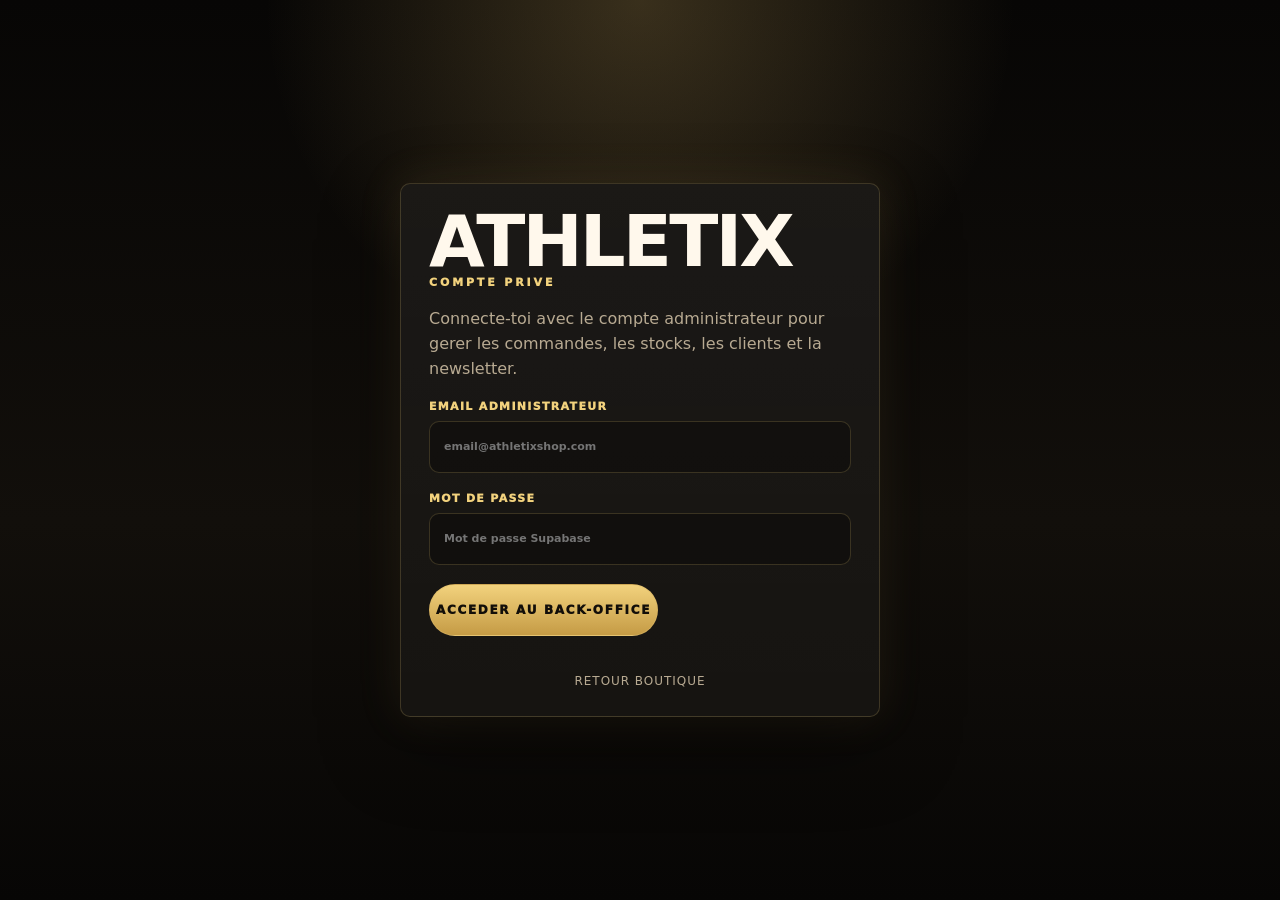
<file: admin-newsletter.html>
<!doctype html>
<html lang="fr">
<head>
  <meta charset="utf-8">
  <meta name="viewport" content="width=device-width, initial-scale=1">
  <title>Athletix Admin | Newsletter</title>
  <meta name="description" content="Liste des emails newsletter Athletix pour relances et prochains drops.">
  <script src="assets/auth.js"></script>
  <script src="assets/supabase-config.js"></script>
  <script src="assets/supabase-store.js"></script>
  <script>
    window.AthletixAuth.requireAdmin();
  </script>
  <style>
    :root {
      --bg: #080706;
      --panel: #12100d;
      --ink: #fff8ec;
      --muted: #b8aa92;
      --gold: #d8b365;
      --gold-2: #f2d27d;
      --green: #9eff5f;
      --line: rgba(242,210,125,.16);
      --line-strong: rgba(216,179,101,.42);
      --radius: 8px;
      --shadow: 0 22px 70px rgba(0,0,0,.35), 0 0 38px rgba(216,179,101,.12);
    }

    * { box-sizing: border-box; }
    html { background: var(--bg); }
    html:not(.admin-authorized) body { display: none; }
    body {
      margin: 0;
      min-height: 100vh;
      color: var(--ink);
      background:
        radial-gradient(circle at 16% 0%, rgba(216,179,101,.16), transparent 32%),
        radial-gradient(circle at 90% 10%, rgba(120,50,38,.16), transparent 28%),
        linear-gradient(180deg, #080706 0%, #100d0a 58%, #070605 100%);
      font-family: Inter, ui-sans-serif, system-ui, -apple-system, BlinkMacSystemFont, "Segoe UI", sans-serif;
    }

    a { color: inherit; text-decoration: none; }
    h1, h2, p { margin: 0; }
    button, input { font: inherit; }

    .admin-shell {
      min-height: 100vh;
      display: grid;
      grid-template-columns: 260px minmax(0, 1fr);
    }

    .sidebar {
      position: sticky;
      top: 0;
      height: 100vh;
      padding: 22px;
      border-right: 1px solid var(--line);
      background: rgba(7,6,5,.76);
      backdrop-filter: blur(18px);
      display: flex;
      flex-direction: column;
      gap: 28px;
    }

    .brand strong {
      display: block;
      font-size: 28px;
      line-height: .9;
      font-weight: 950;
      text-transform: uppercase;
      letter-spacing: -.04em;
    }

    .brand span,
    .sidebar-footer p {
      color: var(--gold-2);
      font-size: 11px;
      font-weight: 950;
      letter-spacing: .28em;
      text-transform: uppercase;
    }

    .side-nav {
      display: grid;
      gap: 10px;
      padding-top: 26px;
      border-top: 1px solid var(--line);
    }

    .side-nav a,
    .logout {
      min-height: 54px;
      padding: 0 14px;
      border: 1px solid transparent;
      border-radius: var(--radius);
      display: flex;
      align-items: center;
      justify-content: space-between;
      color: rgba(255,248,236,.78);
      background: transparent;
      font-size: 14px;
      font-weight: 950;
      letter-spacing: .1em;
      text-transform: uppercase;
    }

    .side-nav a.active,
    .side-nav a:hover {
      color: var(--ink);
      border-color: var(--line-strong);
      background: rgba(216,179,101,.1);
    }

    .sidebar-footer {
      margin-top: auto;
      display: grid;
      gap: 18px;
    }

    .logout {
      width: 100%;
      cursor: pointer;
      color: rgba(255,248,236,.86);
    }

    .main {
      padding: 30px clamp(18px, 4vw, 46px);
      display: grid;
      gap: 24px;
    }

    .topbar {
      display: flex;
      align-items: center;
      justify-content: space-between;
      gap: 16px;
      padding-bottom: 18px;
      border-bottom: 1px solid var(--line);
    }

    h1 {
      font-size: clamp(54px, 8vw, 92px);
      line-height: .82;
      letter-spacing: -.06em;
      text-transform: uppercase;
    }

    h1 span { color: var(--gold-2); }

    .sync {
      display: inline-flex;
      align-items: center;
      gap: 8px;
      min-height: 42px;
      padding: 0 18px;
      border: 1px solid rgba(158,255,95,.3);
      border-radius: 999px;
      background: rgba(158,255,95,.12);
      color: var(--green);
      font-size: 12px;
      font-weight: 950;
      letter-spacing: .1em;
      text-transform: uppercase;
    }

    .stats-grid {
      display: grid;
      grid-template-columns: repeat(3, minmax(0, 1fr));
      gap: 12px;
    }

    .stat-card,
    .panel {
      border: 1px solid var(--line);
      border-radius: var(--radius);
      background: linear-gradient(180deg, rgba(255,248,236,.035), rgba(255,248,236,.012));
      box-shadow: var(--shadow);
    }

    .stat-card {
      min-height: 126px;
      padding: 20px;
      display: grid;
      align-content: center;
      gap: 10px;
    }

    .stat-card span,
    th {
      color: var(--muted);
      font-size: 12px;
      font-weight: 950;
      letter-spacing: .14em;
      text-transform: uppercase;
    }

    .stat-card strong {
      font-size: 42px;
      line-height: .9;
    }

    .stat-card small {
      color: var(--green);
      font-size: 13px;
      font-weight: 850;
    }

    .panel-head {
      min-height: 74px;
      padding: 16px 20px;
      border-bottom: 1px solid var(--line);
      display: flex;
      align-items: center;
      justify-content: space-between;
      gap: 14px;
    }

    .panel h2 {
      font-size: 18px;
      letter-spacing: .16em;
      text-transform: uppercase;
    }

    .field {
      width: min(340px, 100%);
      min-height: 44px;
      padding: 0 18px;
      border: 1px solid var(--line-strong);
      border-radius: 999px;
      color: var(--ink);
      background: rgba(7,6,5,.66);
      outline: none;
    }

    .table-wrap { overflow-x: auto; }
    table { width: 100%; min-width: 720px; border-collapse: collapse; }
    th, td { padding: 18px 20px; border-bottom: 1px solid var(--line); text-align: left; }
    td { color: rgba(255,248,236,.88); font-weight: 850; }
    tbody tr:hover { background: rgba(216,179,101,.06); }

    .badge {
      display: inline-flex;
      align-items: center;
      min-height: 30px;
      padding: 0 12px;
      border-radius: 999px;
      border: 1px solid rgba(158,255,95,.25);
      color: var(--green);
      background: rgba(158,255,95,.08);
      font-size: 11px;
      font-weight: 950;
      letter-spacing: .1em;
      text-transform: uppercase;
    }

    .empty {
      padding: 32px 20px;
      color: var(--muted);
      font-weight: 850;
      text-align: center;
    }

    @media (max-width: 900px) {
      .admin-shell { display: block; }
      .sidebar {
        position: relative;
        height: auto;
        padding: 14px;
      }
      .side-nav {
        grid-template-columns: repeat(7, max-content);
        overflow-x: auto;
      }
      .sidebar-footer { display: none; }
      .stats-grid { grid-template-columns: 1fr; }
    }

    @media (max-width: 620px) {
      .topbar,
      .panel-head {
        align-items: flex-start;
        flex-direction: column;
      }
      .main { padding-inline: 12px; }
      h1 { font-size: 52px; }
      .field { width: 100%; }
    }
  </style>
</head>
<body>
  <div class="admin-shell">
    <aside class="sidebar">
      <a class="brand" href="admin.html">
        <strong>Athletix</strong>
        <span>Back office</span>
      </a>

      <nav class="side-nav" aria-label="Navigation admin">
        <a href="admin.html">Dashboard <span>01</span></a>
        <a href="admin-orders.html">Commandes <span>02</span></a>
        <a href="admin-products.html">Produits <span>03</span></a>
        <a href="admin-stocks.html">Stocks <span>04</span></a>
        <a href="admin-clients.html">Clients <span>05</span></a>
        <a class="active" href="admin-newsletter.html">Newsletter <span>06</span></a>
        <a href="index.html">Boutique <span>EXT</span></a>
      </nav>

      <div class="sidebar-footer">
        <button class="logout" id="logout" type="button">Deconnexion <span>X</span></button>
        <p>Emails prets pour relances, drops et offres limitees.</p>
      </div>
    </aside>

    <main class="main">
      <header class="topbar">
        <h1>Newsletter <span>Athletix</span></h1>
        <div class="sync" id="syncStatus">Suivi actif</div>
      </header>

      <section class="stats-grid" aria-label="Resume newsletter">
        <article class="stat-card">
          <span>Emails collectes</span>
          <strong id="subscriberCount">0</strong>
          <small>Base relance</small>
        </article>
        <article class="stat-card">
          <span>Nouveaux 7 jours</span>
          <strong id="weekCount">0</strong>
          <small>Depuis le dernier drop</small>
        </article>
        <article class="stat-card">
          <span>Source principale</span>
          <strong id="sourceCount">0</strong>
          <small>Homepage</small>
        </article>
      </section>

      <section class="panel" aria-label="Emails newsletter">
        <div class="panel-head">
          <h2>Emails inscrits</h2>
          <input class="field" id="search" type="search" placeholder="Rechercher un email">
        </div>

        <div class="table-wrap">
          <table>
            <thead>
              <tr>
                <th>Email</th>
                <th>Source</th>
                <th>Statut</th>
                <th>Date</th>
              </tr>
            </thead>
            <tbody id="subscribersBody"></tbody>
          </table>
          <p class="empty" id="emptyState" hidden>Aucun email newsletter pour le moment.</p>
        </div>
      </section>
    </main>
  </div>

  <script>
    const localKey = "athletixNewsletter";
    const search = document.querySelector("#search");
    const body = document.querySelector("#subscribersBody");
    const emptyState = document.querySelector("#emptyState");
    const logout = document.querySelector("#logout");
    const syncStatus = document.querySelector("#syncStatus");
    let subscribers = [];

    function normalizeLocal(email) {
      return {
        email,
        source: "local",
        status: "active",
        created_at: new Date().toISOString()
      };
    }

    function loadLocalSubscribers() {
      try {
        return JSON.parse(localStorage.getItem(localKey) || "[]").map(normalizeLocal);
      } catch {
        return [];
      }
    }

    async function loadSubscribers() {
      if (window.AthletixStore?.isConfigured()) {
        try {
          syncStatus.textContent = "Connecte Supabase";
          return await window.AthletixStore.getNewsletterSubscribers();
        } catch (error) {
          console.warn("Newsletter Supabase indisponible, retour local.", error);
          syncStatus.textContent = "Mode local";
        }
      }
      return loadLocalSubscribers();
    }

    function formatDate(value) {
      return new Date(value).toLocaleDateString("fr-FR", {
        day: "2-digit",
        month: "short",
        year: "numeric"
      });
    }

    function updateSummary(list) {
      const now = Date.now();
      const week = 7 * 24 * 60 * 60 * 1000;
      document.querySelector("#subscriberCount").textContent = list.length;
      document.querySelector("#weekCount").textContent = list.filter((item) => now - new Date(item.created_at).getTime() <= week).length;
      document.querySelector("#sourceCount").textContent = list.filter((item) => item.source === "homepage").length;
    }

    function renderSubscribers() {
      const q = search.value.trim().toLowerCase();
      const filtered = subscribers.filter((item) => Object.values(item).join(" ").toLowerCase().includes(q));
      body.innerHTML = filtered.map((item) => `
        <tr>
          <td>${item.email}</td>
          <td>${item.source || "homepage"}</td>
          <td><span class="badge">${item.status || "active"}</span></td>
          <td>${formatDate(item.created_at || new Date())}</td>
        </tr>
      `).join("");
      emptyState.hidden = filtered.length > 0;
      updateSummary(subscribers);
    }

    search.addEventListener("input", renderSubscribers);
    logout.addEventListener("click", () => {
      sessionStorage.removeItem("athletixAdminUnlocked");
      window.AthletixAuth?.clearAuth?.();
      window.location.href = "admin-login.html?logout=1";
    });

    async function initNewsletter() {
      subscribers = await loadSubscribers();
      renderSubscribers();
    }

    initNewsletter();
  </script>
</body>
</html>
</file>
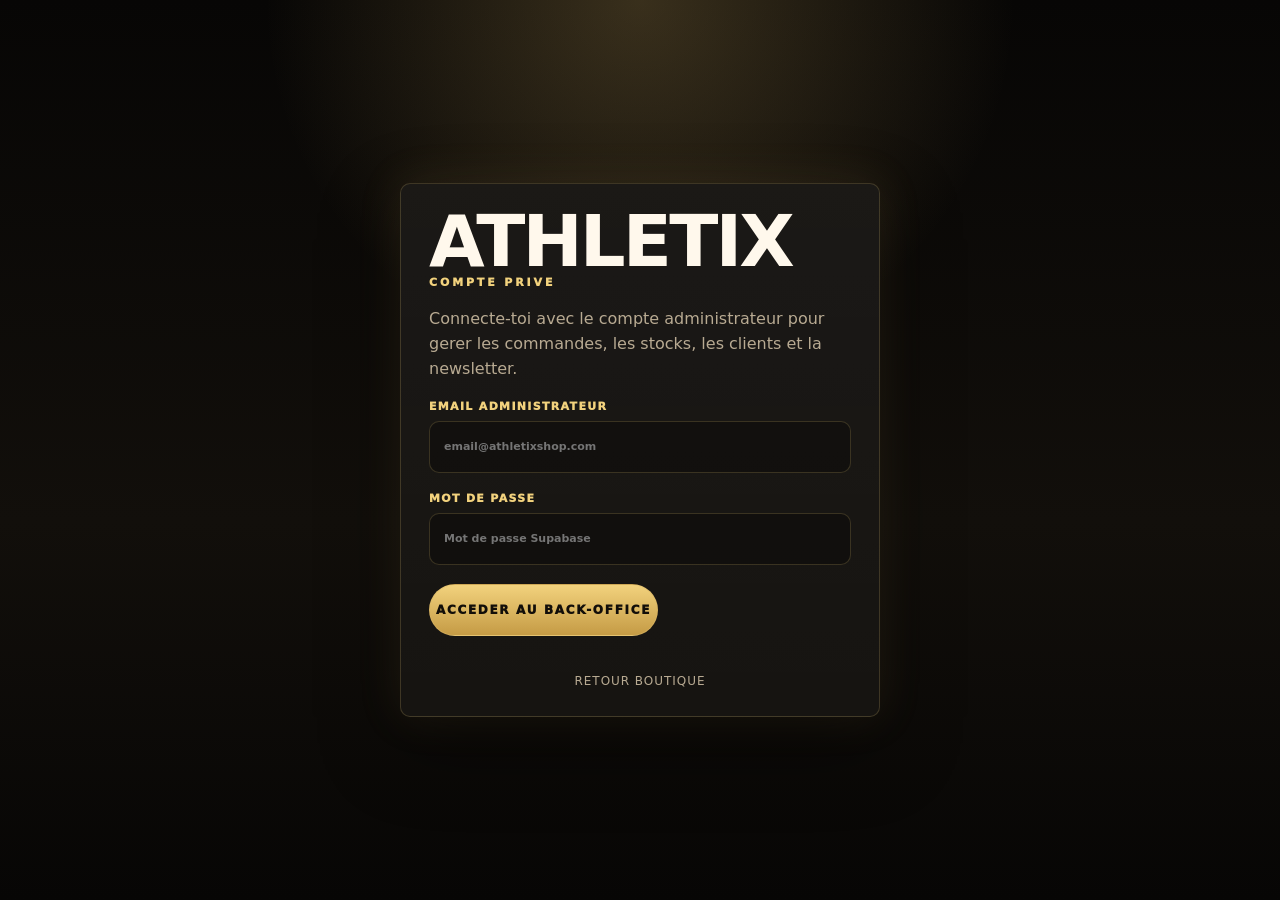
<file: admin-orders.html>
<!doctype html>
<html lang="fr">
<head>
  <meta charset="utf-8">
  <meta name="viewport" content="width=device-width, initial-scale=1">
  <title>Athletix Admin | Commandes</title>
  <meta name="description" content="Page commandes du back-office Athletix.">
  <script src="assets/auth.js"></script>
  <script src="assets/supabase-config.js"></script>
  <script src="assets/supabase-store.js"></script>
  <script>
    window.AthletixAuth.requireAdmin();
  </script>
  <style>
    :root {
      --page: #f2f1ef;
      --surface: #ffffff;
      --surface-2: #f8f7f5;
      --ink: #23211f;
      --muted: #6d6860;
      --line: #dedbd5;
      --line-strong: #c9c3b8;
      --dark: #0f0d0a;
      --gold: #c59b45;
      --gold-2: #e5c16a;
      --green: #178744;
      --green-bg: #e9f7ef;
      --orange: #a76518;
      --orange-bg: #fff1dd;
      --radius: 14px;
      --shadow: 0 1px 2px rgba(0,0,0,.08), 0 12px 28px rgba(0,0,0,.06);
    }

    * { box-sizing: border-box; }
    html { background: var(--page); }
    html:not(.admin-authorized) body { display: none; }
    body {
      margin: 0;
      min-height: 100vh;
      color: var(--ink);
      background: var(--page);
      font-family: Inter, ui-sans-serif, system-ui, -apple-system, BlinkMacSystemFont, "Segoe UI", sans-serif;
    }

    a { color: inherit; text-decoration: none; }
    h1, h2, h3, p { margin: 0; }
    button, input, select { font: inherit; }

    .layout {
      min-height: 100vh;
      display: grid;
      grid-template-columns: 250px minmax(0, 1fr);
    }

    .sidebar {
      position: sticky;
      top: 0;
      height: 100vh;
      padding: 18px 14px;
      background: #15120e;
      color: #fff8ec;
      display: flex;
      flex-direction: column;
      gap: 22px;
    }

    .brand {
      padding: 10px 12px 18px;
      border-bottom: 1px solid rgba(229,193,106,.2);
      display: grid;
      gap: 4px;
      text-transform: uppercase;
    }

    .brand strong {
      font-size: 26px;
      line-height: .9;
      letter-spacing: -.03em;
    }

    .brand span {
      color: var(--gold-2);
      font-size: 10px;
      font-weight: 900;
      letter-spacing: .26em;
    }

    .side-nav {
      display: grid;
      gap: 7px;
    }

    .side-nav a,
    .logout {
      min-height: 42px;
      padding: 0 12px;
      border: 1px solid transparent;
      border-radius: 10px;
      display: flex;
      align-items: center;
      justify-content: space-between;
      color: rgba(255,248,236,.78);
      background: transparent;
      font-size: 12px;
      font-weight: 900;
      letter-spacing: .08em;
      text-transform: uppercase;
      cursor: pointer;
    }

    .side-nav a.active,
    .side-nav a:hover,
    .logout:hover {
      color: #fff8ec;
      border-color: rgba(229,193,106,.28);
      background: rgba(229,193,106,.12);
    }

    .sidebar-footer {
      margin-top: auto;
      display: grid;
      gap: 10px;
    }

    .main {
      min-width: 0;
      padding: 24px clamp(16px, 3vw, 34px) 56px;
    }

    .topbar {
      min-height: 62px;
      display: flex;
      align-items: center;
      justify-content: space-between;
      gap: 16px;
      margin-bottom: 18px;
    }

    .title {
      display: flex;
      align-items: center;
      gap: 10px;
    }

    .title-icon {
      width: 26px;
      height: 26px;
      display: grid;
      place-items: center;
      border: 2px solid var(--ink);
      border-radius: 7px;
      font-size: 14px;
      font-weight: 950;
    }

    h1 {
      font-size: clamp(28px, 3vw, 38px);
      letter-spacing: -.03em;
    }

    .actions {
      display: flex;
      gap: 10px;
      flex-wrap: wrap;
      justify-content: flex-end;
    }

    .button {
      min-height: 44px;
      border: 1px solid var(--line-strong);
      border-radius: 12px;
      padding: 0 16px;
      background: var(--surface);
      color: var(--ink);
      display: inline-flex;
      align-items: center;
      justify-content: center;
      gap: 8px;
      font-size: 14px;
      font-weight: 850;
      cursor: pointer;
      box-shadow: 0 1px 1px rgba(0,0,0,.04);
    }

    .button.primary {
      background: var(--dark);
      color: #fff8ec;
      border-color: var(--dark);
    }

    .button.gold {
      background: linear-gradient(180deg, #f2d27d, #c59b45);
      border-color: #b98c34;
      color: #17120b;
    }

    .summary {
      display: grid;
      grid-template-columns: 220px repeat(5, minmax(0, 1fr));
      overflow: hidden;
      border: 1px solid var(--line);
      border-radius: var(--radius);
      background: var(--surface);
      box-shadow: var(--shadow);
      margin-bottom: 20px;
    }

    .summary-cell {
      min-height: 92px;
      padding: 18px 20px;
      border-right: 1px solid var(--line);
      display: grid;
      align-content: center;
      gap: 6px;
    }

    .summary-cell:last-child { border-right: 0; }

    .summary-cell span {
      color: var(--muted);
      font-size: 13px;
      font-weight: 850;
    }

    .summary-cell strong {
      font-size: 24px;
      line-height: 1;
    }

    .summary-cell small {
      color: var(--muted);
      font-size: 13px;
    }

    .content-grid {
      display: grid;
      grid-template-columns: minmax(0, 1fr) 340px;
      gap: 18px;
      align-items: start;
    }

    .panel {
      border: 1px solid var(--line);
      border-radius: var(--radius);
      background: var(--surface);
      box-shadow: var(--shadow);
      overflow: hidden;
    }

    .panel-head {
      min-height: 70px;
      padding: 14px 16px;
      display: flex;
      align-items: center;
      justify-content: space-between;
      gap: 12px;
      border-bottom: 1px solid var(--line);
    }

    .panel-head h2 {
      font-size: 17px;
      letter-spacing: -.01em;
    }

    .filters {
      display: flex;
      gap: 8px;
      flex-wrap: wrap;
      justify-content: flex-end;
    }

    .field,
    .select {
      min-height: 40px;
      border: 1px solid var(--line);
      border-radius: 10px;
      background: var(--surface-2);
      color: var(--ink);
      padding: 0 12px;
      outline: none;
      font-weight: 750;
    }

    .field { width: min(280px, 42vw); }

    .table-wrap { overflow-x: auto; }
    table {
      width: 100%;
      min-width: 900px;
      border-collapse: collapse;
    }

    th, td {
      padding: 14px 16px;
      border-bottom: 1px solid var(--line);
      text-align: left;
      vertical-align: middle;
      white-space: nowrap;
    }

    th {
      color: var(--muted);
      background: var(--surface-2);
      font-size: 12px;
      font-weight: 850;
    }

    td {
      font-size: 14px;
      font-weight: 700;
    }

    tr:last-child td { border-bottom: 0; }
    tbody tr { cursor: pointer; }
    tbody tr:hover td { background: #fbf8f0; }

    .order-link {
      color: #1f4e8c;
      font-weight: 900;
    }

    .badge {
      width: max-content;
      min-height: 28px;
      padding: 0 10px;
      border-radius: 999px;
      display: inline-flex;
      align-items: center;
      background: #ece8df;
      color: var(--ink);
      font-size: 12px;
      font-weight: 850;
    }

    .badge.green { color: var(--green); background: var(--green-bg); }
    .badge.orange { color: var(--orange); background: var(--orange-bg); }
    .badge.gold { color: #765616; background: #fff4ce; }

    .status-select {
      min-height: 34px;
      border: 1px solid var(--line);
      border-radius: 999px;
      background: var(--surface-2);
      color: var(--ink);
      padding: 0 10px;
      font-size: 12px;
      font-weight: 850;
      outline: none;
      cursor: pointer;
    }

    .status-actions {
      display: flex;
      align-items: center;
      gap: 8px;
    }

    .status-save {
      min-height: 34px;
      border: 1px solid rgba(213, 169, 78, .45);
      border-radius: 999px;
      background: linear-gradient(135deg, var(--gold), #c9962c);
      color: #15100a;
      padding: 0 12px;
      font-size: 11px;
      font-weight: 950;
      letter-spacing: .06em;
      text-transform: uppercase;
      cursor: pointer;
    }

    .status-save:disabled {
      opacity: .42;
      cursor: not-allowed;
      filter: grayscale(.45);
    }

    .detail {
      position: sticky;
      top: 20px;
      display: grid;
      gap: 12px;
    }

    .detail-card {
      border: 1px solid var(--line);
      border-radius: var(--radius);
      background: var(--surface);
      box-shadow: var(--shadow);
      padding: 16px;
      display: grid;
      gap: 14px;
    }

    .detail-card h3 {
      font-size: 16px;
      letter-spacing: -.01em;
    }

    .detail-line {
      display: flex;
      justify-content: space-between;
      gap: 14px;
      color: var(--muted);
      font-size: 13px;
      line-height: 1.4;
    }

    .detail-line strong {
      color: var(--ink);
      text-align: right;
    }

    .empty {
      min-height: 460px;
      display: none;
      place-items: center;
      text-align: center;
      padding: 34px;
    }

    .empty.is-visible { display: grid; }

    .empty-visual {
      width: 150px;
      height: 150px;
      margin: 0 auto 18px;
      border-radius: 999px;
      background:
        linear-gradient(180deg, transparent 52%, #47a69c 52%),
        #eef0f2;
      position: relative;
    }

    .empty-visual::before {
      content: "";
      position: absolute;
      left: 52px;
      top: 26px;
      width: 56px;
      height: 86px;
      border-radius: 4px;
      background:
        linear-gradient(90deg, #3275b9 0 46px, transparent 46px) 10px 12px / 46px 8px no-repeat,
        linear-gradient(90deg, #cfd4da 0 44px, transparent 44px) 30px 44px / 44px 7px no-repeat,
        linear-gradient(90deg, #cfd4da 0 30px, transparent 30px) 30px 58px / 30px 7px no-repeat,
        #fff;
      box-shadow: 18px 18px 0 rgba(0,0,0,.08);
    }

    .empty h2 {
      margin-bottom: 10px;
      font-size: 18px;
    }

    .empty p {
      max-width: 520px;
      color: var(--muted);
      line-height: 1.5;
      margin-bottom: 18px;
    }

    .login {
      position: fixed;
      inset: 0;
      z-index: 30;
      display: grid;
      place-items: center;
      padding: 18px;
      background: rgba(15,13,10,.92);
      backdrop-filter: blur(18px);
    }

    .login[hidden] {
      display: none !important;
    }

    .login.is-hidden { display: none; }

    .login-card {
      width: min(440px, 100%);
      padding: 24px;
      border-radius: var(--radius);
      background: #15120e;
      color: #fff8ec;
      border: 1px solid rgba(229,193,106,.32);
      box-shadow: 0 24px 70px rgba(0,0,0,.34);
      display: grid;
      gap: 16px;
    }

    .login-card h2 {
      font-size: 42px;
      line-height: .9;
      text-transform: uppercase;
    }

    .login-card p { color: rgba(255,248,236,.72); line-height: 1.45; }

    .login-card label {
      display: grid;
      gap: 8px;
      font-size: 11px;
      font-weight: 900;
      letter-spacing: .1em;
      text-transform: uppercase;
      color: var(--gold-2);
    }

    .login-card input {
      min-height: 48px;
      padding: 0 12px;
      border: 1px solid rgba(229,193,106,.26);
      border-radius: 10px;
      background: rgba(0,0,0,.28);
      color: #fff8ec;
      outline: none;
    }

    .login-error {
      min-height: 18px;
      color: #ff8679;
      font-size: 12px;
      font-weight: 800;
    }

    @media (max-width: 1100px) {
      .layout { grid-template-columns: 1fr; }
      .sidebar {
        position: static;
        height: auto;
      }
      .side-nav {
        grid-template-columns: repeat(7, max-content);
        overflow-x: auto;
      }
      .sidebar-footer { display: none; }
      .summary { grid-template-columns: repeat(2, minmax(0, 1fr)); }
      .content-grid { grid-template-columns: 1fr; }
      .detail { position: static; }
    }

    @media (max-width: 680px) {
      .main { padding-inline: 12px; }
      .topbar,
      .panel-head {
        align-items: flex-start;
        flex-direction: column;
      }
      .actions,
      .filters { justify-content: flex-start; }
      .summary { grid-template-columns: 1fr; }
      .summary-cell { border-right: 0; border-bottom: 1px solid var(--line); }
      .summary-cell:last-child { border-bottom: 0; }
      .field { width: 100%; }
    }
  </style>
</head>
<body>
  <div class="login" id="login" hidden>
    <form class="login-card" id="loginForm">
      <div>
        <h2>Commandes</h2>
        <p>Acces prive pour consulter les commandes Athletix.</p>
      </div>
      <label>
        Mot de passe admin
        <input id="password" type="password" autocomplete="current-password" placeholder="Entre le mot de passe">
      </label>
      <button class="button gold" type="submit">Entrer</button>
      <p class="login-error" id="loginError"></p>
    </form>
  </div>

  <div class="layout">
    <aside class="sidebar">
      <a class="brand" href="admin.html">
        <strong>Athletix</strong>
        <span>Back office</span>
      </a>
      <nav class="side-nav" aria-label="Navigation admin">
        <a href="admin.html">Dashboard <span>01</span></a>
        <a class="active" href="admin-orders.html">Commandes <span>02</span></a>
        <a href="admin-products.html">Produits <span>03</span></a>
        <a href="admin-stocks.html">Stocks <span>04</span></a>
        <a href="admin-clients.html">Clients <span>05</span></a>
        <a href="admin-newsletter.html">Newsletter <span>06</span></a>
        <a href="index.html">Boutique <span>EXT</span></a>
      </nav>
      <div class="sidebar-footer">
        <button class="logout" id="logout" type="button">Deconnexion <span>X</span></button>
      </div>
    </aside>

    <main class="main">
      <header class="topbar">
        <div class="title">
          <span class="title-icon">O</span>
          <h1>Commandes</h1>
        </div>
        <div class="actions">
          <button class="button" id="clearDemo" type="button">Vider la demo</button>
          <button class="button" id="resetDemo" type="button">Recharger</button>
          <button class="button primary" id="createOrder" type="button">Creer une commande</button>
        </div>
      </header>

      <section class="summary" aria-label="Resume des commandes">
        <div class="summary-cell">
          <span>Aujourd'hui</span>
          <strong id="todayCount">0</strong>
          <small>Commandes du jour</small>
        </div>
        <div class="summary-cell">
          <span>Commandes</span>
          <strong id="orderCount">0</strong>
          <small>Total visibles</small>
        </div>
        <div class="summary-cell">
          <span>Articles commandes</span>
          <strong id="itemCount">0</strong>
          <small>Pieces vendues</small>
        </div>
        <div class="summary-cell">
          <span>Retours</span>
          <strong id="returnsCount">0 EUR</strong>
          <small>Aucun retour actif</small>
        </div>
        <div class="summary-cell">
          <span>Commandes traitees</span>
          <strong id="fulfilledCount">0</strong>
          <small>Livrees ou traitees</small>
        </div>
        <div class="summary-cell">
          <span>CA commandes</span>
          <strong id="revenueCount">0 EUR</strong>
          <small>Paiements recus</small>
        </div>
      </section>

      <section class="content-grid">
        <div class="panel">
          <div class="panel-head">
            <h2>Toutes les commandes</h2>
            <div class="filters">
              <input class="field" id="search" type="search" placeholder="Rechercher une commande">
              <select class="select" id="statusFilter">
                <option value="all">Tous les statuts</option>
                <option value="A expedier">A expedier</option>
                <option value="Expediee">Expediee</option>
                <option value="Payee">Payee</option>
                <option value="Livree">Livree</option>
              </select>
            </div>
          </div>

          <div class="table-wrap" id="tableWrap">
            <table>
              <thead>
                <tr>
                  <th>Commande</th>
                  <th>Date</th>
                  <th>Client</th>
                  <th>Canal</th>
                  <th>Articles</th>
                  <th>Total</th>
                  <th>Paiement</th>
                  <th>Statut</th>
                </tr>
              </thead>
              <tbody id="ordersBody"></tbody>
            </table>
          </div>

          <div class="empty" id="emptyState">
            <div>
              <div class="empty-visual" aria-hidden="true"></div>
              <h2>Vos commandes s'afficheront ici</h2>
              <p>C'est ici que vous pourrez traiter les commandes, percevoir les paiements et suivre l'etat des commandes.</p>
              <button class="button primary" type="button" id="createEmptyOrder">Creer une commande</button>
            </div>
          </div>
        </div>

        <aside class="detail">
          <div class="detail-card">
            <h3>Commande selectionnee</h3>
            <div class="detail-line"><span>Commande</span><strong id="detailId">-</strong></div>
            <div class="detail-line"><span>Client</span><strong id="detailClient">-</strong></div>
            <div class="detail-line"><span>Produit</span><strong id="detailProduct">-</strong></div>
            <div class="detail-line"><span>Livraison</span><strong id="detailShipping">-</strong></div>
            <div class="detail-line"><span>Total</span><strong id="detailTotal">-</strong></div>
            <button class="button gold" id="markFulfilled" type="button">Marquer comme traitee</button>
          </div>

          <div class="detail-card">
            <h3>Connexion future</h3>
            <p style="color: var(--muted); line-height: 1.5; font-size: 13px;">Cette page est prete pour recevoir les vraies commandes depuis Stripe, Shopify ou Supabase. En demo, les commandes sont stockees dans le navigateur.</p>
          </div>
        </aside>
      </section>
    </main>
  </div>

  <script>
    const demoOrders = [
      { id: "ATH-1031", date: "Aujourd'hui 00:24", client: "Lucas M.", channel: "Boutique en ligne", product: "T-shirt compression noir", items: 1, total: 29.99, payment: "Payee", status: "A expedier", shipping: "France - Colissimo" },
      { id: "ATH-1030", date: "Aujourd'hui 00:12", client: "Nassim B.", channel: "Boutique en ligne", product: "Sweat Ange Dechu", items: 1, total: 49.99, payment: "Payee", status: "A expedier", shipping: "France - Mondial Relay" },
      { id: "ATH-1029", date: "Hier 22:48", client: "Enzo R.", channel: "Boutique en ligne", product: "T-shirt compression blanc", items: 1, total: 29.99, payment: "Payee", status: "Payee", shipping: "Suisse - Standard" },
      { id: "ATH-1028", date: "Hier 21:03", client: "Yanis D.", channel: "Boutique en ligne", product: "T-shirt noir + blanc", items: 2, total: 59.98, payment: "Payee", status: "Livree", shipping: "France - Colissimo" },
      { id: "ATH-1027", date: "12 juil. 18:31", client: "Adam K.", channel: "Boutique en ligne", product: "Sweat Ange Dechu", items: 1, total: 49.99, payment: "Payee", status: "A expedier", shipping: "Belgique - Standard" },
      { id: "ATH-1026", date: "12 juil. 14:09", client: "Mehdi S.", channel: "Boutique en ligne", product: "T-shirt compression noir", items: 1, total: 29.99, payment: "Payee", status: "Livree", shipping: "France - Point relais" }
    ];

    const login = document.querySelector("#login");
    const loginForm = document.querySelector("#loginForm");
    const loginError = document.querySelector("#loginError");
    const password = document.querySelector("#password");
    const logout = document.querySelector("#logout");
    const search = document.querySelector("#search");
    const statusFilter = document.querySelector("#statusFilter");
    const ordersBody = document.querySelector("#ordersBody");
    const emptyState = document.querySelector("#emptyState");
    const tableWrap = document.querySelector("#tableWrap");
    const createOrder = document.querySelector("#createOrder");
    const createEmptyOrder = document.querySelector("#createEmptyOrder");
    const resetDemo = document.querySelector("#resetDemo");
    const clearDemo = document.querySelector("#clearDemo");
    const markFulfilled = document.querySelector("#markFulfilled");
    const storageKey = "athletixOrders";
    let selectedId = null;
    let ordersCache = [];

    function loadLocalOrders() {
      const saved = localStorage.getItem(storageKey);
      if (!saved) return [...demoOrders];
      try {
        return JSON.parse(saved);
      } catch {
        return [...demoOrders];
      }
    }

    function getOrders() {
      return ordersCache;
    }

    function saveOrders(orders) {
      ordersCache = orders;
      localStorage.setItem(storageKey, JSON.stringify(orders));
    }

    async function loadOrders() {
      if (window.AthletixStore?.isConfigured()) {
        try {
          const supabaseOrders = await window.AthletixStore.getOrders();
          return supabaseOrders;
        } catch (error) {
          console.warn("Supabase commandes indisponible, retour demo.", error);
        }
      }
      return loadLocalOrders();
    }

    function formatTotal(value) {
      return value.toFixed(2).replace(".", ",") + " EUR";
    }

    function badgeClass(value) {
      if (value === "Livree") return "green";
      if (value === "Expediee") return "green";
      if (value === "A expedier") return "orange";
      if (value === "Payee") return "gold";
      return "";
    }

    function filteredOrders() {
      const q = search.value.trim().toLowerCase();
      const status = statusFilter.value;
      return getOrders().filter((order) => {
        const text = Object.values(order).join(" ").toLowerCase();
        const matchesText = text.includes(q);
        const matchesStatus = status === "all" || order.status === status;
        return matchesText && matchesStatus;
      });
    }

    function updateSummary(orders) {
      const today = orders.filter((order) => order.date.includes("Aujourd'hui")).length;
      const items = orders.reduce((sum, order) => sum + order.items, 0);
      const revenue = orders.reduce((sum, order) => sum + order.total, 0);
      const fulfilled = orders.filter((order) => order.status === "Expediee" || order.status === "Livree").length;
      document.querySelector("#todayCount").textContent = today;
      document.querySelector("#orderCount").textContent = orders.length;
      document.querySelector("#itemCount").textContent = items;
      document.querySelector("#returnsCount").textContent = "0 EUR";
      document.querySelector("#fulfilledCount").textContent = fulfilled;
      document.querySelector("#revenueCount").textContent = formatTotal(revenue);
    }

    function selectOrder(order) {
      if (!order) {
        selectedId = null;
        document.querySelector("#detailId").textContent = "-";
        document.querySelector("#detailClient").textContent = "-";
        document.querySelector("#detailProduct").textContent = "-";
        document.querySelector("#detailShipping").textContent = "-";
        document.querySelector("#detailTotal").textContent = "-";
        return;
      }
      selectedId = order.id;
      document.querySelector("#detailId").textContent = order.id;
      document.querySelector("#detailClient").textContent = order.client;
      document.querySelector("#detailProduct").textContent = order.product;
      document.querySelector("#detailShipping").textContent = order.shipping;
      document.querySelector("#detailTotal").textContent = formatTotal(order.total);
    }

    function renderOrders() {
      const allOrders = getOrders();
      const orders = filteredOrders();
      updateSummary(allOrders);
      tableWrap.style.display = orders.length ? "block" : "none";
      emptyState.classList.toggle("is-visible", !orders.length);
      ordersBody.innerHTML = orders.map((order) => `
        <tr data-id="${order.id}">
          <td><span class="order-link">${order.id}</span></td>
          <td>${order.date}</td>
          <td>${order.client}</td>
          <td>${order.channel}</td>
          <td>${order.items} - ${order.product}</td>
          <td>${formatTotal(order.total)}</td>
          <td><span class="badge green">${order.payment}</span></td>
          <td>
            <div class="status-actions">
              <select class="status-select" data-status-id="${order.id}" data-original-status="${order.status}" aria-label="Changer le statut de ${order.id}">
                <option value="A expedier" ${order.status === "A expedier" ? "selected" : ""}>A expedier</option>
                <option value="Expediee" ${order.status === "Expediee" ? "selected" : ""}>Expediee</option>
                <option value="Payee" ${order.status === "Payee" ? "selected" : ""}>Payee</option>
                <option value="Livree" ${order.status === "Livree" ? "selected" : ""}>Livree</option>
              </select>
              <button class="status-save" type="button" data-save-status="${order.id}" disabled>Enregistrer</button>
            </div>
          </td>
        </tr>
      `).join("");
      document.querySelectorAll("tbody tr").forEach((row) => {
        row.addEventListener("click", () => {
          const order = getOrders().find((item) => item.id === row.dataset.id);
          selectOrder(order);
        });
      });
      document.querySelectorAll("[data-status-id]").forEach((select) => {
        select.addEventListener("click", (event) => event.stopPropagation());
        select.addEventListener("change", () => {
          const saveButton = document.querySelector(`[data-save-status="${select.dataset.statusId}"]`);
          if (saveButton) saveButton.disabled = select.value === select.dataset.originalStatus;
        });
      });
      document.querySelectorAll("[data-save-status]").forEach((button) => {
        button.addEventListener("click", (event) => {
          event.stopPropagation();
          const select = document.querySelector(`[data-status-id="${button.dataset.saveStatus}"]`);
          if (!select || button.disabled) return;
          button.disabled = true;
          button.textContent = "Envoi...";
          updateOrderStatus(button.dataset.saveStatus, select.value);
        });
      });
      selectOrder(orders[0]);
    }

    async function updateOrderStatus(orderId, status) {
      const currentOrder = getOrders().find((order) => order.id === orderId);
      const orders = getOrders().map((order) => {
        if (order.id !== orderId) return order;
        return { ...order, status };
      });
      saveOrders(orders);
      if (window.AthletixStore?.isConfigured() && currentOrder?.supabaseId) {
        try {
          await window.AthletixStore.updateOrderStatus(currentOrder.supabaseId, status);
        } catch (error) {
          console.warn("Statut Supabase non mis a jour.", error);
        }
      }
      renderOrders();
    }

    function createDemoOrder() {
      const orders = getOrders();
      const nextNumber = Math.max(...orders.map((order) => Number(order.id.replace("ATH-", ""))), 1031) + 1;
      const variants = [
        { product: "T-shirt compression noir", total: 29.99, items: 1 },
        { product: "T-shirt compression blanc", total: 29.99, items: 1 },
        { product: "Sweat Ange Dechu", total: 49.99, items: 1 },
        { product: "T-shirt noir + blanc", total: 59.98, items: 2 }
      ];
      const customers = ["Ilyes T.", "Sacha L.", "Rayan P.", "Noah A."];
      const pick = variants[nextNumber % variants.length];
      orders.unshift({
        id: "ATH-" + nextNumber,
        date: "Aujourd'hui maintenant",
        client: customers[nextNumber % customers.length],
        channel: "Boutique en ligne",
        product: pick.product,
        items: pick.items,
        total: pick.total,
        payment: "Payee",
        status: "A expedier",
        shipping: "France - Standard"
      });
      saveOrders(orders);
      renderOrders();
    }

    function unlock() {
      sessionStorage.setItem("athletixAdminUnlocked", "true");
      login.classList.add("is-hidden");
    }

    function lock() {
      sessionStorage.removeItem("athletixAdminUnlocked");
      window.AthletixAuth?.clearAuth?.();
      window.location.href = "admin-login.html?logout=1";
    }

    loginForm.addEventListener("submit", (event) => {
      event.preventDefault();
      loginError.textContent = "Connexion par role admin requise.";
    });

    logout.addEventListener("click", lock);
    search.addEventListener("input", renderOrders);
    statusFilter.addEventListener("change", renderOrders);
    createOrder.addEventListener("click", createDemoOrder);
    createEmptyOrder.addEventListener("click", createDemoOrder);
    resetDemo.addEventListener("click", () => {
      saveOrders([...demoOrders]);
      renderOrders();
    });
    clearDemo.addEventListener("click", () => {
      saveOrders([]);
      renderOrders();
    });
    markFulfilled.addEventListener("click", () => {
      if (!selectedId) return;
      updateOrderStatus(selectedId, "Expediee");
    });

    async function initOrders() {
      if (!window.AthletixStore?.isConfigured() && !localStorage.getItem(storageKey)) {
        localStorage.setItem(storageKey, JSON.stringify(demoOrders));
      }
      ordersCache = await loadOrders();
      renderOrders();
    }

    initOrders();
  </script>
</body>
</html>
</file>
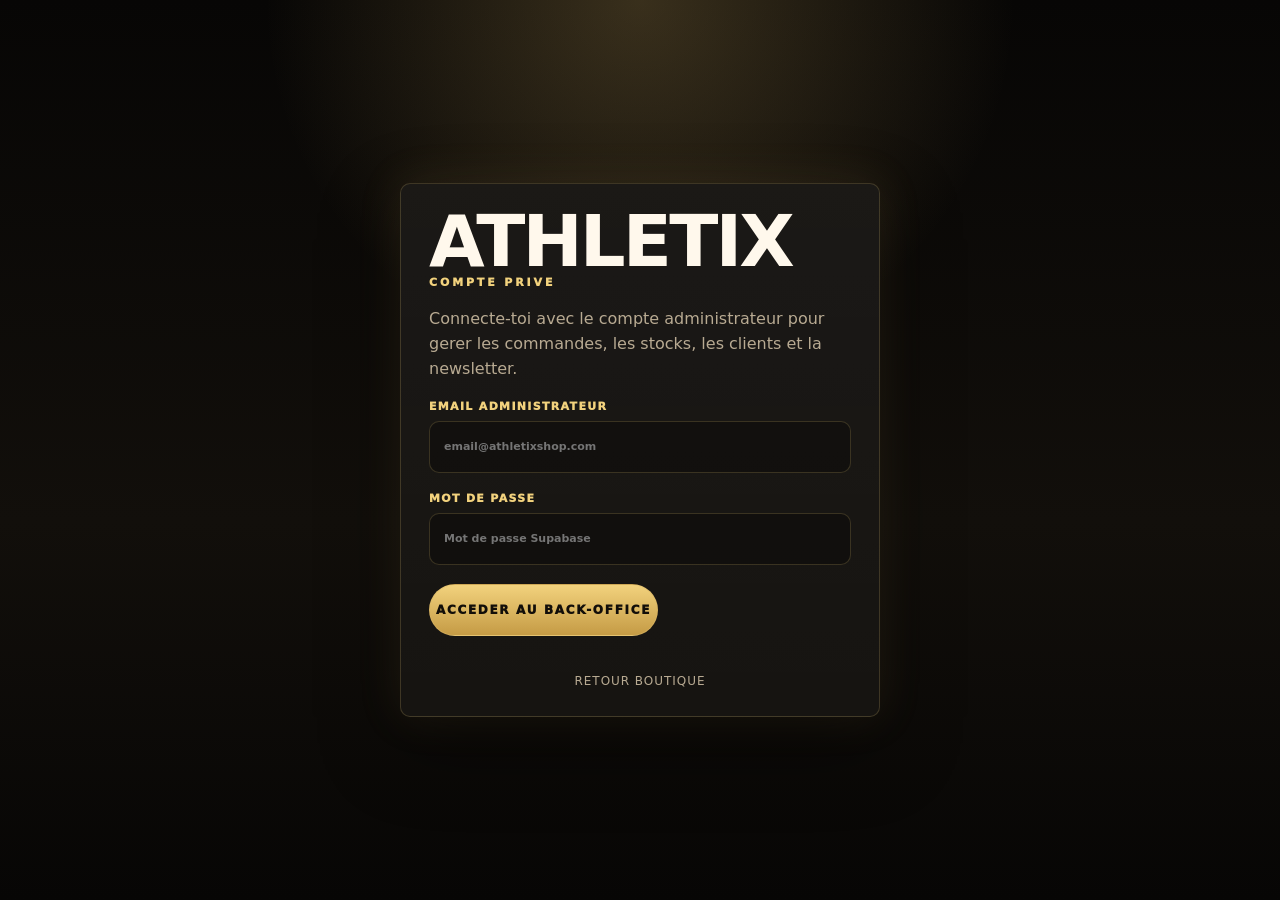
<file: admin-products.html>
<!doctype html>
<html lang="fr">
<head>
  <meta charset="utf-8">
  <meta name="viewport" content="width=device-width, initial-scale=1">
  <title>Athletix Admin | Produits</title>
  <meta name="description" content="Page produits du back-office Athletix.">
  <script src="assets/auth.js"></script>
  <script src="assets/supabase-config.js"></script>
  <script src="assets/supabase-store.js"></script>
  <script>
    window.AthletixAuth.requireAdmin();
  </script>
  <style>
    :root {
      --page: #f2f1ef;
      --surface: #ffffff;
      --surface-2: #f8f7f5;
      --ink: #23211f;
      --muted: #6d6860;
      --line: #dedbd5;
      --line-strong: #c9c3b8;
      --dark: #0f0d0a;
      --gold: #c59b45;
      --gold-2: #e5c16a;
      --green: #178744;
      --green-bg: #e9f7ef;
      --orange: #a76518;
      --orange-bg: #fff1dd;
      --red: #b42318;
      --red-bg: #fff0ee;
      --radius: 14px;
      --shadow: 0 1px 2px rgba(0,0,0,.08), 0 12px 28px rgba(0,0,0,.06);
    }

    * { box-sizing: border-box; }
    html { background: var(--page); }
    html:not(.admin-authorized) body { display: none; }
    body {
      margin: 0;
      min-height: 100vh;
      color: var(--ink);
      background: var(--page);
      font-family: Inter, ui-sans-serif, system-ui, -apple-system, BlinkMacSystemFont, "Segoe UI", sans-serif;
    }

    a { color: inherit; text-decoration: none; }
    h1, h2, h3, p { margin: 0; }
    button, input, select { font: inherit; }
    img { display: block; max-width: 100%; }

    .layout {
      min-height: 100vh;
      display: grid;
      grid-template-columns: 250px minmax(0, 1fr);
    }

    .sidebar {
      position: sticky;
      top: 0;
      height: 100vh;
      padding: 18px 14px;
      background: #15120e;
      color: #fff8ec;
      display: flex;
      flex-direction: column;
      gap: 22px;
    }

    .brand {
      padding: 10px 12px 18px;
      border-bottom: 1px solid rgba(229,193,106,.2);
      display: grid;
      gap: 4px;
      text-transform: uppercase;
    }

    .brand strong {
      font-size: 26px;
      line-height: .9;
      letter-spacing: -.03em;
    }

    .brand span {
      color: var(--gold-2);
      font-size: 10px;
      font-weight: 900;
      letter-spacing: .26em;
    }

    .side-nav {
      display: grid;
      gap: 7px;
    }

    .side-nav a,
    .logout {
      min-height: 42px;
      padding: 0 12px;
      border: 1px solid transparent;
      border-radius: 10px;
      display: flex;
      align-items: center;
      justify-content: space-between;
      color: rgba(255,248,236,.78);
      background: transparent;
      font-size: 12px;
      font-weight: 900;
      letter-spacing: .08em;
      text-transform: uppercase;
      cursor: pointer;
    }

    .side-nav a.active,
    .side-nav a:hover,
    .logout:hover {
      color: #fff8ec;
      border-color: rgba(229,193,106,.28);
      background: rgba(229,193,106,.12);
    }

    .sidebar-footer {
      margin-top: auto;
      display: grid;
      gap: 10px;
    }

    .main {
      min-width: 0;
      padding: 24px clamp(16px, 3vw, 34px) 56px;
    }

    .topbar {
      min-height: 62px;
      display: flex;
      align-items: center;
      justify-content: space-between;
      gap: 16px;
      margin-bottom: 18px;
    }

    .title {
      display: flex;
      align-items: center;
      gap: 10px;
    }

    .title-icon {
      width: 26px;
      height: 26px;
      display: grid;
      place-items: center;
      border: 2px solid var(--ink);
      border-radius: 7px;
      font-size: 14px;
      font-weight: 950;
    }

    h1 {
      font-size: clamp(28px, 3vw, 38px);
      letter-spacing: -.03em;
    }

    .actions {
      display: flex;
      gap: 10px;
      flex-wrap: wrap;
      justify-content: flex-end;
    }

    .button {
      min-height: 44px;
      border: 1px solid var(--line-strong);
      border-radius: 12px;
      padding: 0 16px;
      background: var(--surface);
      color: var(--ink);
      display: inline-flex;
      align-items: center;
      justify-content: center;
      gap: 8px;
      font-size: 14px;
      font-weight: 850;
      cursor: pointer;
      box-shadow: 0 1px 1px rgba(0,0,0,.04);
    }

    .button.primary {
      background: var(--dark);
      color: #fff8ec;
      border-color: var(--dark);
    }

    .button.gold {
      background: linear-gradient(180deg, #f2d27d, #c59b45);
      border-color: #b98c34;
      color: #17120b;
    }

    .summary {
      display: grid;
      grid-template-columns: repeat(4, minmax(0, 1fr));
      gap: 12px;
      margin-bottom: 18px;
    }

    .summary-card {
      min-height: 112px;
      padding: 18px;
      border: 1px solid var(--line);
      border-radius: var(--radius);
      background: var(--surface);
      box-shadow: var(--shadow);
      display: grid;
      align-content: space-between;
      gap: 14px;
    }

    .summary-card span {
      color: var(--muted);
      font-size: 13px;
      font-weight: 850;
    }

    .summary-card strong {
      font-size: 30px;
      line-height: 1;
      letter-spacing: -.04em;
    }

    .content-grid {
      display: grid;
      grid-template-columns: minmax(0, 1fr) 340px;
      gap: 18px;
      align-items: start;
    }

    .panel {
      border: 1px solid var(--line);
      border-radius: var(--radius);
      background: var(--surface);
      box-shadow: var(--shadow);
      overflow: hidden;
    }

    .panel-head {
      min-height: 70px;
      padding: 14px 16px;
      display: flex;
      align-items: center;
      justify-content: space-between;
      gap: 12px;
      border-bottom: 1px solid var(--line);
    }

    .panel-head h2 {
      font-size: 17px;
      letter-spacing: -.01em;
    }

    .filters {
      display: flex;
      gap: 8px;
      flex-wrap: wrap;
      justify-content: flex-end;
    }

    .field,
    .select {
      min-height: 40px;
      border: 1px solid var(--line);
      border-radius: 10px;
      background: var(--surface-2);
      color: var(--ink);
      padding: 0 12px;
      outline: none;
      font-weight: 750;
    }

    .field { width: min(300px, 42vw); }

    .table-wrap { overflow-x: auto; }
    table {
      width: 100%;
      min-width: 920px;
      border-collapse: collapse;
    }

    th, td {
      padding: 14px 16px;
      border-bottom: 1px solid var(--line);
      text-align: left;
      vertical-align: middle;
      white-space: nowrap;
    }

    th {
      color: var(--muted);
      background: var(--surface-2);
      font-size: 12px;
      font-weight: 850;
    }

    td {
      font-size: 14px;
      font-weight: 700;
    }

    tbody tr { cursor: pointer; }
    tbody tr:hover td { background: #fbf8f0; }
    tr:last-child td { border-bottom: 0; }

    .product-cell {
      display: flex;
      align-items: center;
      gap: 12px;
    }

    .product-cell img {
      width: 52px;
      height: 62px;
      border: 1px solid var(--line);
      border-radius: 8px;
      object-fit: cover;
      background: #111;
    }

    .product-cell strong {
      display: block;
      margin-bottom: 4px;
    }

    .product-cell span {
      color: var(--muted);
      font-size: 12px;
    }

    .badge {
      width: max-content;
      min-height: 28px;
      padding: 0 10px;
      border-radius: 999px;
      display: inline-flex;
      align-items: center;
      background: #ece8df;
      color: var(--ink);
      font-size: 12px;
      font-weight: 850;
    }

    .badge.green { color: var(--green); background: var(--green-bg); }
    .badge.orange { color: var(--orange); background: var(--orange-bg); }
    .badge.red { color: var(--red); background: var(--red-bg); }
    .badge.gold { color: #765616; background: #fff4ce; }

    .stock-edit {
      width: 86px;
      min-height: 34px;
      border: 1px solid var(--line-strong);
      border-radius: 10px;
      background: var(--surface-2);
      color: var(--ink);
      padding: 0 10px;
      font-weight: 900;
      outline: none;
    }

    .stock-edit:focus {
      border-color: var(--gold);
      box-shadow: 0 0 0 3px rgba(197,155,69,.16);
    }

    .detail {
      position: sticky;
      top: 20px;
      display: grid;
      gap: 12px;
    }

    .detail-card {
      border: 1px solid var(--line);
      border-radius: var(--radius);
      background: var(--surface);
      box-shadow: var(--shadow);
      padding: 16px;
      display: grid;
      gap: 14px;
    }

    .detail-card img {
      width: 100%;
      aspect-ratio: 4 / 3;
      object-fit: cover;
      border: 1px solid var(--line);
      border-radius: 12px;
      background: #111;
    }

    .detail-card h3 {
      font-size: 18px;
      letter-spacing: -.01em;
    }

    .detail-line {
      display: flex;
      justify-content: space-between;
      gap: 14px;
      color: var(--muted);
      font-size: 13px;
      line-height: 1.4;
    }

    .detail-line strong {
      color: var(--ink);
      text-align: right;
    }

    .empty {
      min-height: 360px;
      display: none;
      place-items: center;
      text-align: center;
      padding: 34px;
    }

    .empty.is-visible { display: grid; }

    .empty h2 { margin-bottom: 10px; font-size: 18px; }
    .empty p {
      max-width: 520px;
      color: var(--muted);
      line-height: 1.5;
    }

    .login {
      position: fixed;
      inset: 0;
      z-index: 30;
      display: grid;
      place-items: center;
      padding: 18px;
      background: rgba(15,13,10,.92);
      backdrop-filter: blur(18px);
    }

    .login[hidden] {
      display: none !important;
    }

    .login.is-hidden { display: none; }

    .login-card {
      width: min(440px, 100%);
      padding: 24px;
      border-radius: var(--radius);
      background: #15120e;
      color: #fff8ec;
      border: 1px solid rgba(229,193,106,.32);
      box-shadow: 0 24px 70px rgba(0,0,0,.34);
      display: grid;
      gap: 16px;
    }

    .login-card h2 {
      font-size: 42px;
      line-height: .9;
      text-transform: uppercase;
    }

    .login-card p { color: rgba(255,248,236,.72); line-height: 1.45; }

    .login-card label {
      display: grid;
      gap: 8px;
      font-size: 11px;
      font-weight: 900;
      letter-spacing: .1em;
      text-transform: uppercase;
      color: var(--gold-2);
    }

    .login-card input {
      min-height: 48px;
      padding: 0 12px;
      border: 1px solid rgba(229,193,106,.26);
      border-radius: 10px;
      background: rgba(0,0,0,.28);
      color: #fff8ec;
      outline: none;
    }

    .login-error {
      min-height: 18px;
      color: #ff8679;
      font-size: 12px;
      font-weight: 800;
    }

    @media (max-width: 1100px) {
      .layout { grid-template-columns: 1fr; }
      .sidebar {
        position: static;
        height: auto;
      }
      .side-nav {
        grid-template-columns: repeat(7, max-content);
        overflow-x: auto;
      }
      .sidebar-footer { display: none; }
      .summary { grid-template-columns: repeat(2, minmax(0, 1fr)); }
      .content-grid { grid-template-columns: 1fr; }
      .detail { position: static; }
    }

    @media (max-width: 680px) {
      .main { padding-inline: 12px; }
      .topbar,
      .panel-head {
        align-items: flex-start;
        flex-direction: column;
      }
      .actions,
      .filters { justify-content: flex-start; }
      .summary { grid-template-columns: 1fr; }
      .field { width: 100%; }
    }
  </style>
</head>
<body>
  <div class="login" id="login" hidden>
    <form class="login-card" id="loginForm">
      <div>
        <h2>Produits</h2>
        <p>Acces prive pour consulter et gerer le catalogue Athletix.</p>
      </div>
      <label>
        Mot de passe admin
        <input id="password" type="password" autocomplete="current-password" placeholder="Entre le mot de passe">
      </label>
      <button class="button gold" type="submit">Entrer</button>
      <p class="login-error" id="loginError"></p>
    </form>
  </div>

  <div class="layout">
    <aside class="sidebar">
      <a class="brand" href="admin.html">
        <strong>Athletix</strong>
        <span>Back office</span>
      </a>
      <nav class="side-nav" aria-label="Navigation admin">
        <a href="admin.html">Dashboard <span>01</span></a>
        <a href="admin-orders.html">Commandes <span>02</span></a>
        <a class="active" href="admin-products.html">Produits <span>03</span></a>
        <a href="admin-stocks.html">Stocks <span>04</span></a>
        <a href="admin-clients.html">Clients <span>05</span></a>
        <a href="admin-newsletter.html">Newsletter <span>06</span></a>
        <a href="index.html">Boutique <span>EXT</span></a>
      </nav>
      <div class="sidebar-footer">
        <button class="logout" id="logout" type="button">Deconnexion <span>X</span></button>
      </div>
    </aside>

    <main class="main">
      <header class="topbar">
        <div class="title">
          <span class="title-icon">P</span>
          <h1>Produits</h1>
        </div>
        <div class="actions">
          <a class="button" href="collections.html">Voir collections</a>
          <a class="button" href="tshirts.html">Voir T-shirts</a>
          <a class="button primary" href="sweats.html">Voir Sweat</a>
        </div>
      </header>

      <section class="summary" aria-label="Resume produits">
        <article class="summary-card">
          <span>Produits actifs</span>
          <strong id="activeCount">0</strong>
        </article>
        <article class="summary-card">
          <span>Stock total</span>
          <strong id="stockCount">0</strong>
        </article>
        <article class="summary-card">
          <span>Valeur stock</span>
          <strong id="stockValue">0 EUR</strong>
        </article>
        <article class="summary-card">
          <span>Stock faible</span>
          <strong id="lowStockCount">0</strong>
        </article>
      </section>

      <section class="content-grid">
        <div class="panel">
          <div class="panel-head">
            <h2>Tous les produits</h2>
            <div class="filters">
              <input class="field" id="search" type="search" placeholder="Rechercher un produit">
              <select class="select" id="collectionFilter">
                <option value="all">Toutes les collections</option>
                <option value="CompressX">CompressX</option>
                <option value="Ange Dechu">Ange Dechu</option>
              </select>
              <select class="select" id="statusFilter">
                <option value="all">Tous les statuts</option>
                <option value="Actif">Actif</option>
                <option value="Brouillon">Brouillon</option>
              </select>
            </div>
          </div>

          <div class="table-wrap" id="tableWrap">
            <table>
              <thead>
                <tr>
                  <th>Produit</th>
                  <th>Statut</th>
                  <th>Stock</th>
                  <th>Prix</th>
                  <th>Collection</th>
                  <th>Type</th>
                  <th>Page</th>
                </tr>
              </thead>
              <tbody id="productsBody"></tbody>
            </table>
          </div>

          <div class="empty" id="emptyState">
            <div>
              <h2>Aucun produit trouve</h2>
              <p>Modifie la recherche ou les filtres pour afficher les produits Athletix.</p>
            </div>
          </div>
        </div>

        <aside class="detail">
          <div class="detail-card">
            <img id="detailImg" src="assets/tee-black-front.png" alt="">
            <h3 id="detailName">Produit</h3>
            <div class="detail-line"><span>Prix</span><strong id="detailPrice">-</strong></div>
            <div class="detail-line"><span>Stock</span><strong id="detailStock">-</strong></div>
            <div class="detail-line"><span>Collection</span><strong id="detailCollection">-</strong></div>
            <div class="detail-line"><span>Statut</span><strong id="detailStatus">-</strong></div>
            <a class="button gold" id="detailPage" href="index.html">Ouvrir la page produit</a>
          </div>

          <div class="detail-card">
            <h3>Connexion future</h3>
            <p style="color: var(--muted); line-height: 1.5; font-size: 13px;">Cette page reproduit la logique Shopify. Plus tard, elle pourra etre connectee au stock reel, aux variantes, tailles, images, prix et ventes.</p>
          </div>
        </aside>
      </section>
    </main>
  </div>

  <script>
    const defaultProducts = [
      {
        id: "PROD-COMP-WHITE",
        name: "T-shirt Compression - Blanc",
        collection: "CompressX",
        type: "T-shirt compression",
        status: "Actif",
        stock: 32,
        price: 29.99,
        compare: 39.99,
        img: "assets/tee-white-front.png",
        page: "tshirts.html"
      },
      {
        id: "PROD-COMP-BLACK",
        name: "T-shirt Compression - Noir",
        collection: "CompressX",
        type: "T-shirt compression",
        status: "Actif",
        stock: 28,
        price: 29.99,
        compare: 39.99,
        img: "assets/tee-black-front.png",
        page: "tshirts.html"
      },
      {
        id: "PROD-HOODIE-ANGE",
        name: "Hoodie Oversize - Bleu ciel",
        collection: "Ange Dechu",
        type: "Sweat oversize",
        status: "Actif",
        stock: 27,
        price: 49.99,
        compare: 69.99,
        img: "assets/hoodie-front.png",
        page: "sweats.html"
      }
    ];

    const login = document.querySelector("#login");
    const loginForm = document.querySelector("#loginForm");
    const loginError = document.querySelector("#loginError");
    const password = document.querySelector("#password");
    const logout = document.querySelector("#logout");
    const search = document.querySelector("#search");
    const collectionFilter = document.querySelector("#collectionFilter");
    const statusFilter = document.querySelector("#statusFilter");
    const productsBody = document.querySelector("#productsBody");
    const tableWrap = document.querySelector("#tableWrap");
    const emptyState = document.querySelector("#emptyState");
    const productStorageKey = "athletixProducts";
    let products = [];

    function loadLocalProducts() {
      const saved = localStorage.getItem(productStorageKey);
      if (!saved) return defaultProducts.map((product) => ({ ...product }));
      try {
        const parsed = JSON.parse(saved);
        return defaultProducts.map((product) => ({ ...product, ...(parsed.find((item) => item.id === product.id) || {}) }));
      } catch {
        return defaultProducts.map((product) => ({ ...product }));
      }
    }

    async function loadProducts() {
      if (window.AthletixStore?.isConfigured()) {
        try {
          const supabaseProducts = await window.AthletixStore.getProducts();
          if (supabaseProducts.length) return supabaseProducts;
        } catch (error) {
          console.warn("Supabase produits indisponible, retour demo.", error);
        }
      }
      return loadLocalProducts();
    }

    function saveProducts() {
      localStorage.setItem(productStorageKey, JSON.stringify(products));
    }

    function formatPrice(value) {
      return value.toFixed(2).replace(".", ",") + " EUR";
    }

    function stockBadge(product) {
      if (product.stock <= 10) return "red";
      if (product.stock <= 30) return "orange";
      return "green";
    }

    function filteredProducts() {
      const q = search.value.trim().toLowerCase();
      const collection = collectionFilter.value;
      const status = statusFilter.value;
      return products.filter((product) => {
        const text = Object.values(product).join(" ").toLowerCase();
        const matchesText = text.includes(q);
        const matchesCollection = collection === "all" || product.collection === collection;
        const matchesStatus = status === "all" || product.status === status;
        return matchesText && matchesCollection && matchesStatus;
      });
    }

    function updateSummary() {
      const active = products.filter((product) => product.status === "Actif").length;
      const stock = products.reduce((sum, product) => sum + product.stock, 0);
      const value = products.reduce((sum, product) => sum + product.stock * product.price, 0);
      const lowStock = products.filter((product) => product.stock <= 30).length;
      document.querySelector("#activeCount").textContent = active;
      document.querySelector("#stockCount").textContent = stock;
      document.querySelector("#stockValue").textContent = formatPrice(value);
      document.querySelector("#lowStockCount").textContent = lowStock;
    }

    function selectProduct(product) {
      if (!product) return;
      document.querySelector("#detailImg").src = product.img;
      document.querySelector("#detailImg").alt = product.name;
      document.querySelector("#detailName").textContent = product.name;
      document.querySelector("#detailPrice").textContent = formatPrice(product.price);
      document.querySelector("#detailStock").textContent = product.stock + " pieces";
      document.querySelector("#detailCollection").textContent = product.collection;
      document.querySelector("#detailStatus").textContent = product.status;
      document.querySelector("#detailPage").href = product.page;
    }

    function renderProducts() {
      const visibleProducts = filteredProducts();
      tableWrap.style.display = visibleProducts.length ? "block" : "none";
      emptyState.classList.toggle("is-visible", !visibleProducts.length);
      productsBody.innerHTML = visibleProducts.map((product) => `
        <tr data-id="${product.id}">
          <td>
            <div class="product-cell">
              <img src="${product.img}" alt="">
              <div>
                <strong>${product.name}</strong>
                <span>${product.id}</span>
              </div>
            </div>
          </td>
          <td><span class="badge green">${product.status}</span></td>
          <td>
            <input class="stock-edit" type="number" min="0" step="1" value="${product.stock}" data-stock-id="${product.id}" aria-label="Stock ${product.name}">
            <span class="badge ${stockBadge(product)}">${product.stock} en stock</span>
          </td>
          <td>${formatPrice(product.price)}</td>
          <td>${product.collection}</td>
          <td>${product.type}</td>
          <td><a class="badge gold" href="${product.page}">Voir</a></td>
        </tr>
      `).join("");
      document.querySelectorAll("tbody tr").forEach((row) => {
        row.addEventListener("click", (event) => {
          if (event.target.closest("a")) return;
          const product = products.find((item) => item.id === row.dataset.id);
          selectProduct(product);
        });
      });
      document.querySelectorAll(".stock-edit").forEach((input) => {
        input.addEventListener("click", (event) => event.stopPropagation());
        input.addEventListener("change", async () => {
          const product = products.find((item) => item.id === input.dataset.stockId);
          if (!product) return;
          const stock = Math.max(0, Number(input.value) || 0);
          product.stock = stock;
          if (window.AthletixStore?.isConfigured()) {
            try {
              await window.AthletixStore.updateProductStock(product.id, stock);
            } catch (error) {
              console.warn("Stock Supabase non mis a jour.", error);
            }
          } else {
            saveProducts();
          }
          updateSummary();
          renderProducts();
          selectProduct(product);
        });
      });
      selectProduct(visibleProducts[0] || products[0]);
    }

    function unlock() {
      sessionStorage.setItem("athletixAdminUnlocked", "true");
      login.classList.add("is-hidden");
    }

    function lock() {
      sessionStorage.removeItem("athletixAdminUnlocked");
      window.AthletixAuth?.clearAuth?.();
      window.location.href = "admin-login.html?logout=1";
    }

    loginForm.addEventListener("submit", (event) => {
      event.preventDefault();
      loginError.textContent = "Connexion par role admin requise.";
    });

    logout.addEventListener("click", lock);
    search.addEventListener("input", renderProducts);
    collectionFilter.addEventListener("change", renderProducts);
    statusFilter.addEventListener("change", renderProducts);

    async function initProducts() {
      products = await loadProducts();
      if (!window.AthletixStore?.isConfigured()) saveProducts();
      updateSummary();
      renderProducts();
    }

    initProducts();
  </script>
</body>
</html>
</file>
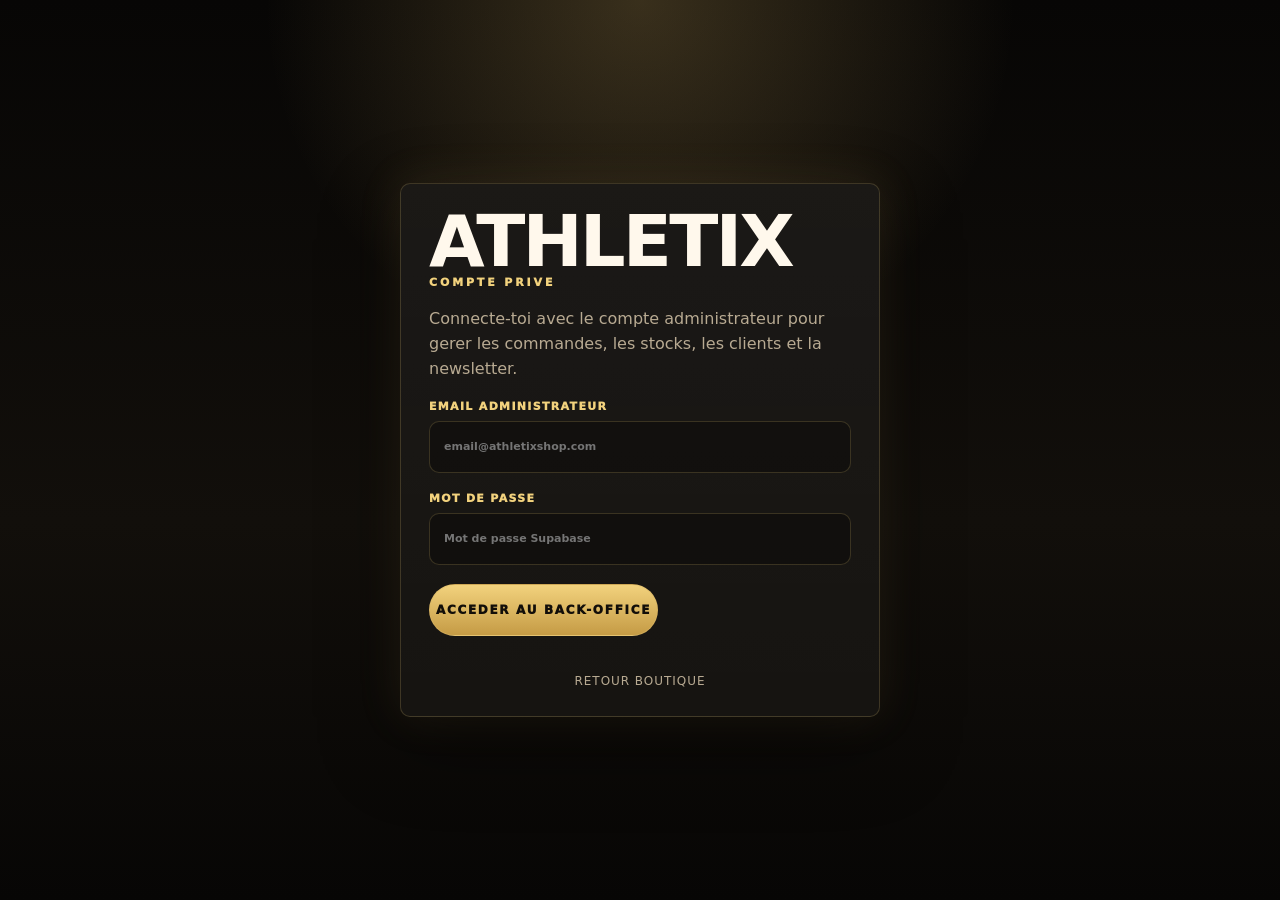
<file: admin-stocks.html>
<!doctype html>
<html lang="fr">
<head>
  <meta charset="utf-8">
  <meta name="viewport" content="width=device-width, initial-scale=1">
  <title>Athletix Admin | Stocks</title>
  <meta name="description" content="Gestion des stocks du back-office Athletix.">
  <script src="assets/auth.js"></script>
  <script src="assets/supabase-config.js"></script>
  <script src="assets/supabase-store.js"></script>
  <script>
    window.AthletixAuth.requireAdmin();
  </script>
  <style>
    :root {
      --page: #f2f1ef;
      --surface: #ffffff;
      --surface-2: #f8f7f5;
      --ink: #23211f;
      --muted: #6d6860;
      --line: #dedbd5;
      --line-strong: #c9c3b8;
      --dark: #0f0d0a;
      --gold: #c59b45;
      --gold-2: #e5c16a;
      --green: #178744;
      --green-bg: #e9f7ef;
      --orange: #a76518;
      --orange-bg: #fff1dd;
      --red: #b42318;
      --red-bg: #fff0ee;
      --radius: 14px;
      --shadow: 0 1px 2px rgba(0,0,0,.08), 0 12px 28px rgba(0,0,0,.06);
    }

    * { box-sizing: border-box; }
    html { background: var(--page); }
    html:not(.admin-authorized) body { display: none; }
    body {
      margin: 0;
      min-height: 100vh;
      color: var(--ink);
      background: var(--page);
      font-family: Inter, ui-sans-serif, system-ui, -apple-system, BlinkMacSystemFont, "Segoe UI", sans-serif;
    }

    a { color: inherit; text-decoration: none; }
    h1, h2, h3, p { margin: 0; }
    button, input { font: inherit; }
    img { display: block; max-width: 100%; }

    .layout {
      min-height: 100vh;
      display: grid;
      grid-template-columns: 250px minmax(0, 1fr);
    }

    .sidebar {
      position: sticky;
      top: 0;
      height: 100vh;
      padding: 18px 14px;
      background: #15120e;
      color: #fff8ec;
      display: flex;
      flex-direction: column;
      gap: 22px;
    }

    .brand {
      padding: 10px 12px 18px;
      border-bottom: 1px solid rgba(229,193,106,.2);
      display: grid;
      gap: 4px;
      text-transform: uppercase;
    }

    .brand strong {
      font-size: 26px;
      line-height: .9;
      letter-spacing: -.03em;
    }

    .brand span {
      color: var(--gold-2);
      font-size: 10px;
      font-weight: 900;
      letter-spacing: .26em;
    }

    .side-nav {
      display: grid;
      gap: 7px;
    }

    .side-nav a,
    .logout {
      min-height: 42px;
      padding: 0 12px;
      border: 1px solid transparent;
      border-radius: 10px;
      display: flex;
      align-items: center;
      justify-content: space-between;
      color: rgba(255,248,236,.78);
      background: transparent;
      font-size: 12px;
      font-weight: 900;
      letter-spacing: .08em;
      text-transform: uppercase;
      cursor: pointer;
    }

    .side-nav a.active,
    .side-nav a:hover,
    .logout:hover {
      color: #fff8ec;
      border-color: rgba(229,193,106,.28);
      background: rgba(229,193,106,.12);
    }

    .sidebar-footer {
      margin-top: auto;
      display: grid;
      gap: 10px;
    }

    .main {
      min-width: 0;
      padding: 24px clamp(16px, 3vw, 34px) 56px;
    }

    .topbar {
      min-height: 62px;
      display: flex;
      align-items: center;
      justify-content: space-between;
      gap: 16px;
      margin-bottom: 18px;
    }

    .title {
      display: flex;
      align-items: center;
      gap: 10px;
    }

    .title-icon {
      width: 26px;
      height: 26px;
      display: grid;
      place-items: center;
      border: 2px solid var(--ink);
      border-radius: 7px;
      font-size: 14px;
      font-weight: 950;
    }

    h1 {
      font-size: clamp(28px, 3vw, 38px);
      letter-spacing: -.03em;
    }

    .button {
      min-height: 44px;
      border: 1px solid var(--line-strong);
      border-radius: 12px;
      padding: 0 16px;
      background: var(--surface);
      color: var(--ink);
      display: inline-flex;
      align-items: center;
      justify-content: center;
      font-size: 14px;
      font-weight: 850;
      cursor: pointer;
      box-shadow: 0 1px 1px rgba(0,0,0,.04);
    }

    .button.primary {
      background: var(--dark);
      color: #fff8ec;
      border-color: var(--dark);
    }

    .summary {
      display: grid;
      grid-template-columns: repeat(4, minmax(0, 1fr));
      gap: 12px;
      margin-bottom: 18px;
    }

    .summary-card,
    .panel {
      border: 1px solid var(--line);
      border-radius: var(--radius);
      background: var(--surface);
      box-shadow: var(--shadow);
    }

    .summary-card {
      min-height: 112px;
      padding: 18px;
      display: grid;
      align-content: space-between;
      gap: 14px;
    }

    .summary-card span {
      color: var(--muted);
      font-size: 13px;
      font-weight: 850;
    }

    .summary-card strong {
      font-size: 30px;
      line-height: 1;
      letter-spacing: -.04em;
    }

    .panel {
      overflow: hidden;
    }

    .panel-head {
      min-height: 70px;
      padding: 14px 16px;
      display: flex;
      align-items: center;
      justify-content: space-between;
      gap: 12px;
      border-bottom: 1px solid var(--line);
    }

    .panel-head h2 {
      font-size: 17px;
      letter-spacing: -.01em;
    }

    .table-wrap { overflow-x: auto; }
    table {
      width: 100%;
      min-width: 760px;
      border-collapse: collapse;
    }

    th, td {
      padding: 14px 16px;
      border-bottom: 1px solid var(--line);
      text-align: left;
      vertical-align: middle;
      white-space: nowrap;
    }

    th {
      color: var(--muted);
      background: var(--surface-2);
      font-size: 12px;
      font-weight: 850;
    }

    td {
      font-size: 14px;
      font-weight: 700;
    }

    .product-cell {
      display: flex;
      align-items: center;
      gap: 12px;
    }

    .product-cell img {
      width: 56px;
      height: 66px;
      border: 1px solid var(--line);
      border-radius: 8px;
      object-fit: cover;
      background: #111;
    }

    .product-cell strong {
      display: block;
      margin-bottom: 4px;
    }

    .product-cell span {
      color: var(--muted);
      font-size: 12px;
    }

    .stock-input {
      width: 110px;
      min-height: 40px;
      border: 1px solid var(--line-strong);
      border-radius: 10px;
      background: var(--surface-2);
      color: var(--ink);
      padding: 0 12px;
      font-weight: 950;
      outline: none;
    }

    .stock-input:focus {
      border-color: var(--gold);
      box-shadow: 0 0 0 3px rgba(197,155,69,.16);
    }

    .badge {
      width: max-content;
      min-height: 28px;
      padding: 0 10px;
      border-radius: 999px;
      display: inline-flex;
      align-items: center;
      background: #ece8df;
      color: var(--ink);
      font-size: 12px;
      font-weight: 850;
    }

    .badge.green { color: var(--green); background: var(--green-bg); }
    .badge.orange { color: var(--orange); background: var(--orange-bg); }
    .badge.red { color: var(--red); background: var(--red-bg); }

    .save-note {
      min-height: 22px;
      color: var(--green);
      font-size: 13px;
      font-weight: 850;
    }

    @media (max-width: 1100px) {
      .layout { grid-template-columns: 1fr; }
      .sidebar {
        position: static;
        height: auto;
      }
      .side-nav {
        grid-template-columns: repeat(7, max-content);
        overflow-x: auto;
      }
      .sidebar-footer { display: none; }
      .summary { grid-template-columns: repeat(2, minmax(0, 1fr)); }
    }

    @media (max-width: 680px) {
      .main { padding-inline: 12px; }
      .topbar,
      .panel-head {
        align-items: flex-start;
        flex-direction: column;
      }
      .summary { grid-template-columns: 1fr; }
    }
  </style>
</head>
<body>
  <div class="layout">
    <aside class="sidebar">
      <a class="brand" href="admin.html">
        <strong>Athletix</strong>
        <span>Back office</span>
      </a>
      <nav class="side-nav" aria-label="Navigation admin">
        <a href="admin.html">Dashboard <span>01</span></a>
        <a href="admin-orders.html">Commandes <span>02</span></a>
        <a href="admin-products.html">Produits <span>03</span></a>
        <a class="active" href="admin-stocks.html">Stocks <span>04</span></a>
        <a href="admin-clients.html">Clients <span>05</span></a>
        <a href="admin-newsletter.html">Newsletter <span>06</span></a>
        <a href="index.html">Boutique <span>EXT</span></a>
      </nav>
      <div class="sidebar-footer">
        <button class="logout" id="logout" type="button">Deconnexion <span>X</span></button>
      </div>
    </aside>

    <main class="main">
      <header class="topbar">
        <div class="title">
          <span class="title-icon">S</span>
          <h1>Stocks</h1>
        </div>
        <a class="button primary" href="index.html">Voir la boutique</a>
      </header>

      <section class="summary" aria-label="Resume stocks">
        <article class="summary-card">
          <span>Produits suivis</span>
          <strong id="productCount">0</strong>
        </article>
        <article class="summary-card">
          <span>Stock total</span>
          <strong id="stockTotal">0</strong>
        </article>
        <article class="summary-card">
          <span>Stock faible</span>
          <strong id="lowStock">0</strong>
        </article>
        <article class="summary-card">
          <span>Ruptures</span>
          <strong id="outOfStock">0</strong>
        </article>
      </section>

      <section class="panel">
        <div class="panel-head">
          <h2>Modifier les quantites</h2>
          <p class="save-note" id="saveNote">Les stocks sont synchronises avec la boutique.</p>
        </div>

        <div class="table-wrap">
          <table>
            <thead>
              <tr>
                <th>Produit</th>
                <th>Collection</th>
                <th>Stock actuel</th>
                <th>Modifier</th>
                <th>Etat</th>
                <th>Page</th>
              </tr>
            </thead>
            <tbody id="stocksBody"></tbody>
          </table>
        </div>
      </section>
    </main>
  </div>

  <script>
    const defaultProducts = [
      {
        id: "PROD-COMP-WHITE",
        name: "T-shirt Compression - Blanc",
        collection: "CompressX",
        stock: 32,
        img: "assets/tee-white-front.png",
        page: "tshirts.html"
      },
      {
        id: "PROD-COMP-BLACK",
        name: "T-shirt Compression - Noir",
        collection: "CompressX",
        stock: 28,
        img: "assets/tee-black-front.png",
        page: "tshirts.html"
      },
      {
        id: "PROD-HOODIE-ANGE",
        name: "Hoodie Oversize - Bleu ciel",
        collection: "Ange Dechu",
        stock: 27,
        img: "assets/hoodie-front.png",
        page: "sweats.html"
      }
    ];

    const productStorageKey = "athletixProducts";
    const stocksBody = document.querySelector("#stocksBody");
    const saveNote = document.querySelector("#saveNote");
    const logout = document.querySelector("#logout");
    let products = [];

    function loadLocalProducts() {
      const saved = localStorage.getItem(productStorageKey);
      if (!saved) return defaultProducts.map((product) => ({ ...product }));
      try {
        const parsed = JSON.parse(saved);
        return defaultProducts.map((product) => ({ ...product, ...(parsed.find((item) => item.id === product.id) || {}) }));
      } catch {
        return defaultProducts.map((product) => ({ ...product }));
      }
    }

    async function loadProducts() {
      if (window.AthletixStore?.isConfigured()) {
        try {
          const supabaseProducts = await window.AthletixStore.getProducts();
          if (supabaseProducts.length) return supabaseProducts;
        } catch (error) {
          console.warn("Supabase stocks indisponible, retour demo.", error);
        }
      }
      return loadLocalProducts();
    }

    function saveProducts() {
      localStorage.setItem(productStorageKey, JSON.stringify(products));
    }

    function stockState(product) {
      if (product.stock <= 0) return { label: "Rupture", className: "red" };
      if (product.stock <= 10) return { label: "Stock critique", className: "red" };
      if (product.stock <= 30) return { label: "Stock faible", className: "orange" };
      return { label: "Disponible", className: "green" };
    }

    function updateSummary() {
      document.querySelector("#productCount").textContent = products.length;
      document.querySelector("#stockTotal").textContent = products.reduce((sum, product) => sum + product.stock, 0);
      document.querySelector("#lowStock").textContent = products.filter((product) => product.stock > 0 && product.stock <= 30).length;
      document.querySelector("#outOfStock").textContent = products.filter((product) => product.stock <= 0).length;
    }

    function renderStocks() {
      stocksBody.innerHTML = products.map((product) => {
        const state = stockState(product);
        return `
          <tr>
            <td>
              <div class="product-cell">
                <img src="${product.img}" alt="">
                <div>
                  <strong>${product.name}</strong>
                  <span>${product.id}</span>
                </div>
              </div>
            </td>
            <td>${product.collection}</td>
            <td>${product.stock} pieces</td>
            <td><input class="stock-input" type="number" min="0" step="1" value="${product.stock}" data-id="${product.id}" aria-label="Stock ${product.name}"></td>
            <td><span class="badge ${state.className}">${state.label}</span></td>
            <td><a class="badge" href="${product.page}">Voir</a></td>
          </tr>
        `;
      }).join("");

      document.querySelectorAll(".stock-input").forEach((input) => {
        input.addEventListener("change", async () => {
          const product = products.find((item) => item.id === input.dataset.id);
          if (!product) return;
          const stock = Math.max(0, Number(input.value) || 0);
          product.stock = stock;
          if (window.AthletixStore?.isConfigured()) {
            try {
              await window.AthletixStore.updateProductStock(product.id, stock);
            } catch (error) {
              console.warn("Stock Supabase non mis a jour.", error);
            }
          } else {
            saveProducts();
          }
          updateSummary();
          renderStocks();
          saveNote.textContent = "Stock mis a jour sur la boutique.";
          window.setTimeout(() => {
            saveNote.textContent = "Les stocks sont synchronises avec la boutique.";
          }, 1800);
        });
      });
    }

    logout.addEventListener("click", () => {
      sessionStorage.removeItem("athletixAdminUnlocked");
      window.AthletixAuth?.clearAuth?.();
      window.location.href = "admin-login.html?logout=1";
    });

    async function initStocks() {
      products = await loadProducts();
      if (!window.AthletixStore?.isConfigured()) saveProducts();
      updateSummary();
      renderStocks();
    }

    initStocks();
  </script>
</body>
</html>
</file>
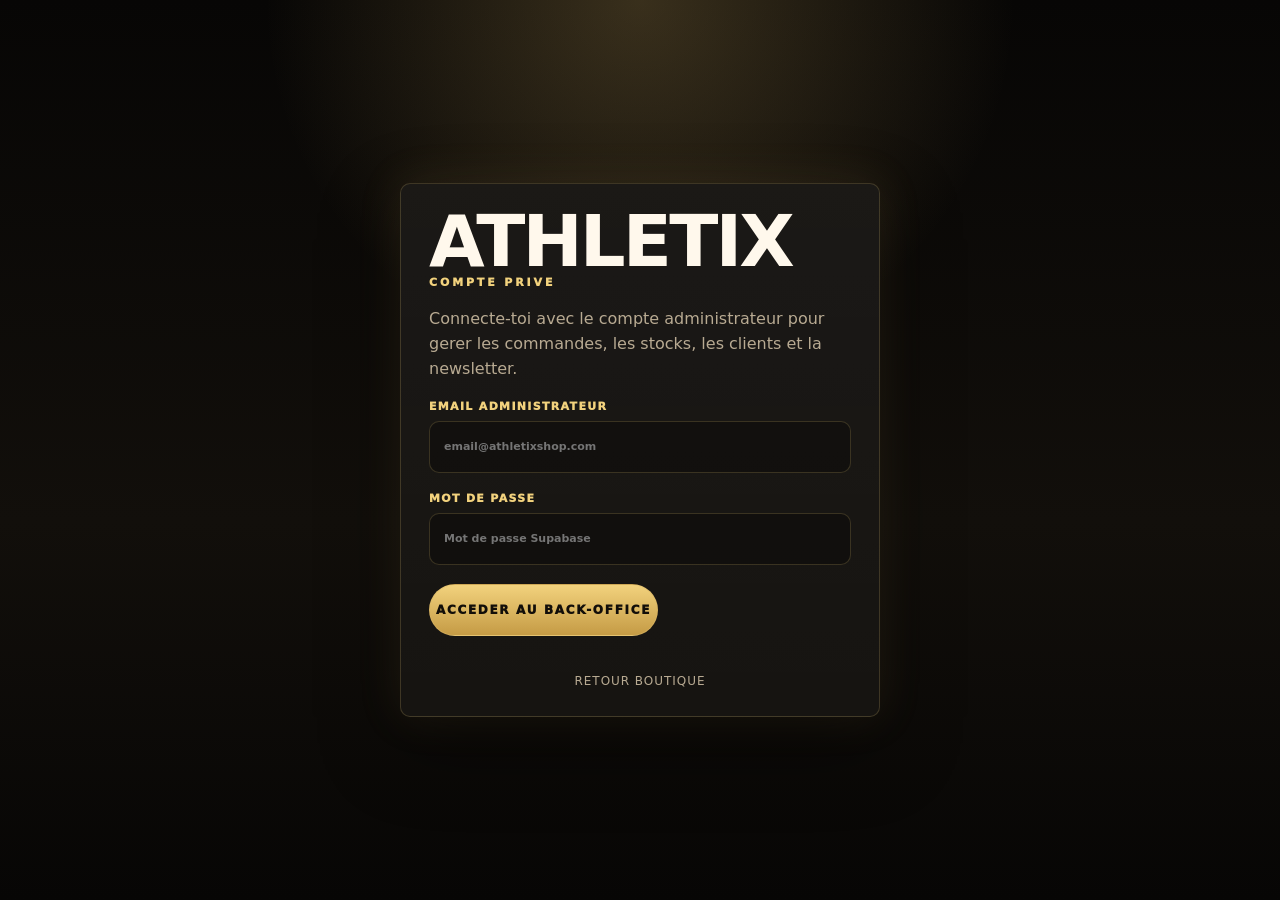
<file: admin.html>
<!doctype html>
<html lang="fr">
<head>
  <meta charset="utf-8">
  <meta name="viewport" content="width=device-width, initial-scale=1">
  <title>Athletix | Admin</title>
  <meta name="description" content="Back-office Athletix pour suivre les commandes, produits, clients et performances.">
  <script src="assets/auth.js"></script>
  <script>
    window.AthletixAuth.requireAdmin();
  </script>
  <style>
    :root {
      --bg: #080706;
      --panel: #12100d;
      --panel-2: #19150f;
      --ink: #fff8ec;
      --muted: #b8aa92;
      --gold: #d8b365;
      --gold-2: #f2d27d;
      --green: #9eff5f;
      --red: #ff6f61;
      --line: rgba(242,210,125,.16);
      --line-strong: rgba(216,179,101,.42);
      --shadow: 0 22px 70px rgba(0,0,0,.35), 0 0 38px rgba(216,179,101,.12);
      --radius: 8px;
    }

    * { box-sizing: border-box; }
    html { background: var(--bg); }
    html:not(.admin-authorized) body { display: none; }
    body {
      margin: 0;
      min-height: 100vh;
      color: var(--ink);
      background:
        radial-gradient(circle at 14% 0%, rgba(216,179,101,.16), transparent 32%),
        radial-gradient(circle at 94% 8%, rgba(120,50,38,.16), transparent 28%),
        linear-gradient(180deg, #080706 0%, #100d0a 58%, #070605 100%);
      font-family: Inter, ui-sans-serif, system-ui, -apple-system, BlinkMacSystemFont, "Segoe UI", sans-serif;
    }

    body.locked { overflow: hidden; }
    a { color: inherit; text-decoration: none; }
    h1, h2, h3, p { margin: 0; }
    button, input, select { font: inherit; }
    img { display: block; max-width: 100%; }

    .noise {
      position: fixed;
      inset: 0;
      z-index: 50;
      pointer-events: none;
      opacity: .12;
      background-image: linear-gradient(rgba(255,255,255,.06) 1px, transparent 1px);
      background-size: 100% 4px;
      mix-blend-mode: screen;
    }

    .admin-shell {
      min-height: 100vh;
      display: grid;
      grid-template-columns: 260px minmax(0, 1fr);
      position: relative;
      z-index: 1;
    }

    .sidebar {
      position: sticky;
      top: 0;
      height: 100vh;
      padding: 22px;
      border-right: 1px solid var(--line);
      background: rgba(7,6,5,.74);
      backdrop-filter: blur(18px);
      display: flex;
      flex-direction: column;
      gap: 28px;
    }

    .brand {
      display: grid;
      gap: 4px;
      padding-bottom: 22px;
      border-bottom: 1px solid var(--line);
      text-transform: uppercase;
    }

    .brand strong {
      font-size: 28px;
      line-height: .9;
      letter-spacing: -.03em;
    }

    .brand span {
      color: var(--gold);
      font-size: 10px;
      font-weight: 900;
      letter-spacing: .28em;
    }

    .side-nav {
      display: grid;
      gap: 8px;
    }

    .side-nav a,
    .logout {
      min-height: 42px;
      padding: 0 14px;
      border: 1px solid transparent;
      border-radius: var(--radius);
      background: transparent;
      color: rgba(255,248,236,.74);
      display: flex;
      align-items: center;
      justify-content: space-between;
      font-size: 12px;
      font-weight: 950;
      letter-spacing: .1em;
      text-transform: uppercase;
      cursor: pointer;
    }

    .side-nav a.active,
    .side-nav a:hover,
    .logout:hover {
      border-color: var(--line);
      background: rgba(216,179,101,.08);
      color: var(--ink);
    }

    .sidebar-footer {
      margin-top: auto;
      display: grid;
      gap: 10px;
      color: var(--muted);
      font-size: 12px;
      line-height: 1.45;
    }

    .main {
      min-width: 0;
      padding: 22px clamp(14px, 3vw, 34px) 44px;
    }

    .topbar {
      min-height: 70px;
      display: flex;
      align-items: center;
      justify-content: space-between;
      gap: 16px;
      border-bottom: 1px solid var(--line);
      margin-bottom: 24px;
    }

    .topbar h1 {
      font-family: Impact, Haettenschweiler, "Arial Narrow Bold", sans-serif;
      font-size: clamp(42px, 5vw, 76px);
      line-height: .85;
      letter-spacing: 0;
      text-transform: uppercase;
    }

    .topbar h1 span { color: var(--gold-2); }

    .status-pill {
      min-height: 38px;
      padding: 0 14px;
      border: 1px solid rgba(158,255,95,.28);
      border-radius: 999px;
      background: rgba(158,255,95,.08);
      color: var(--green);
      display: inline-flex;
      align-items: center;
      gap: 8px;
      font-size: 11px;
      font-weight: 950;
      letter-spacing: .12em;
      text-transform: uppercase;
      white-space: nowrap;
    }

    .status-pill::before {
      content: "";
      width: 8px;
      height: 8px;
      border-radius: 999px;
      background: currentColor;
      box-shadow: 0 0 16px currentColor;
    }

    .stats-grid {
      display: grid;
      grid-template-columns: repeat(4, minmax(0, 1fr));
      gap: 12px;
      margin-bottom: 18px;
    }

    .stat-card,
    .panel,
    .product-card {
      border: 1px solid var(--line);
      border-radius: var(--radius);
      background: linear-gradient(180deg, rgba(255,255,255,.035), rgba(255,255,255,.015)), var(--panel);
      box-shadow: var(--shadow);
    }

    .stat-card {
      min-height: 124px;
      padding: 18px;
      display: grid;
      align-content: space-between;
      gap: 16px;
    }

    .stat-card span {
      color: var(--muted);
      font-size: 11px;
      font-weight: 950;
      letter-spacing: .12em;
      text-transform: uppercase;
    }

    .stat-card strong {
      font-size: clamp(28px, 3vw, 42px);
      line-height: .9;
      letter-spacing: -.04em;
    }

    .stat-card small {
      color: var(--green);
      font-weight: 850;
    }

    .dashboard-grid {
      display: grid;
      grid-template-columns: minmax(0, 1.45fr) minmax(320px, .55fr);
      gap: 16px;
      align-items: start;
    }

    .panel {
      overflow: hidden;
    }

    .panel-head {
      min-height: 66px;
      padding: 16px;
      display: flex;
      align-items: center;
      justify-content: space-between;
      gap: 12px;
      border-bottom: 1px solid var(--line);
    }

    .panel-head h2 {
      font-size: 14px;
      letter-spacing: .12em;
      text-transform: uppercase;
    }

    .filters {
      display: flex;
      gap: 8px;
      flex-wrap: wrap;
    }

    .field,
    .select {
      min-height: 38px;
      border: 1px solid var(--line);
      border-radius: 999px;
      background: rgba(0,0,0,.2);
      color: var(--ink);
      padding: 0 12px;
      outline: none;
      font-size: 12px;
      font-weight: 800;
    }

    .field::placeholder { color: rgba(255,248,236,.42); }

    .table-wrap { overflow-x: auto; }
    table {
      width: 100%;
      border-collapse: collapse;
      min-width: 760px;
    }

    th, td {
      padding: 15px 16px;
      border-bottom: 1px solid rgba(242,210,125,.1);
      text-align: left;
      vertical-align: middle;
    }

    th {
      color: var(--muted);
      font-size: 10px;
      font-weight: 950;
      letter-spacing: .12em;
      text-transform: uppercase;
    }

    td {
      color: rgba(255,248,236,.88);
      font-size: 13px;
      font-weight: 750;
    }

    tr:hover td { background: rgba(216,179,101,.045); }

    .tag {
      width: max-content;
      min-height: 28px;
      padding: 0 10px;
      border-radius: 999px;
      display: inline-flex;
      align-items: center;
      border: 1px solid var(--line);
      background: rgba(255,255,255,.035);
      color: var(--gold-2);
      font-size: 10px;
      font-weight: 950;
      letter-spacing: .08em;
      text-transform: uppercase;
    }

    .tag.green { color: var(--green); border-color: rgba(158,255,95,.24); background: rgba(158,255,95,.07); }
    .tag.red { color: var(--red); border-color: rgba(255,111,97,.24); background: rgba(255,111,97,.07); }

    .quick-stack {
      display: grid;
      gap: 14px;
    }

    .product-list {
      display: grid;
      gap: 10px;
      padding: 14px;
    }

    .page-grid {
      display: grid;
      grid-template-columns: repeat(5, minmax(0, 1fr));
      gap: 12px;
      margin-bottom: 18px;
    }

    .page-card {
      min-height: 132px;
      padding: 16px;
      border: 1px solid var(--line);
      border-radius: var(--radius);
      background: linear-gradient(180deg, rgba(216,179,101,.08), rgba(255,255,255,.018)), var(--panel);
      box-shadow: var(--shadow);
      display: grid;
      align-content: space-between;
      gap: 16px;
      transition: transform .25s ease, border-color .25s ease, background .25s ease;
    }

    .page-card:hover {
      transform: translateY(-2px);
      border-color: var(--line-strong);
      background: linear-gradient(180deg, rgba(216,179,101,.13), rgba(255,255,255,.026)), var(--panel);
    }

    .page-card span {
      color: var(--gold);
      font-size: 10px;
      font-weight: 950;
      letter-spacing: .14em;
      text-transform: uppercase;
    }

    .page-card strong {
      font-size: 18px;
      line-height: 1;
      letter-spacing: .02em;
      text-transform: uppercase;
    }

    .page-card small {
      color: var(--muted);
      font-size: 12px;
      line-height: 1.35;
    }

    .product-row {
      display: grid;
      grid-template-columns: 74px 1fr auto;
      gap: 12px;
      align-items: center;
      padding: 10px;
      border: 1px solid rgba(242,210,125,.1);
      border-radius: var(--radius);
      background: rgba(0,0,0,.16);
      transition: border-color .25s ease, background .25s ease;
    }

    .product-row:hover {
      border-color: var(--line-strong);
      background: rgba(216,179,101,.055);
    }

    .product-row img {
      width: 74px;
      height: 86px;
      object-fit: cover;
      border-radius: 6px;
      border: 1px solid var(--line);
      background: #0c0a08;
    }

    .product-row strong {
      display: block;
      margin-bottom: 5px;
      font-size: 13px;
      text-transform: uppercase;
      letter-spacing: .02em;
    }

    .product-row span {
      color: var(--muted);
      font-size: 12px;
      font-weight: 750;
    }

    .stock {
      text-align: right;
      color: var(--gold-2);
      font-weight: 950;
    }

    .timeline {
      padding: 16px;
      display: grid;
      gap: 14px;
    }

    .timeline-item {
      display: grid;
      grid-template-columns: 10px 1fr;
      gap: 12px;
      color: var(--muted);
      font-size: 13px;
      line-height: 1.45;
    }

    .timeline-item::before {
      content: "";
      width: 10px;
      height: 10px;
      margin-top: 4px;
      border-radius: 999px;
      background: var(--gold);
      box-shadow: 0 0 18px rgba(216,179,101,.38);
    }

    .timeline-item strong {
      display: block;
      color: var(--ink);
      font-size: 12px;
      letter-spacing: .08em;
      text-transform: uppercase;
    }

    .login {
      position: fixed;
      inset: 0;
      z-index: 100;
      display: grid;
      place-items: center;
      padding: 18px;
      background:
        radial-gradient(circle at 50% 0%, rgba(216,179,101,.24), transparent 34%),
        rgba(7,6,5,.92);
      backdrop-filter: blur(18px);
    }

    .login[hidden] {
      display: none !important;
    }

    .login.is-hidden { display: none; }

    .login-card {
      width: min(470px, 100%);
      border: 1px solid var(--line-strong);
      border-radius: var(--radius);
      background: linear-gradient(180deg, rgba(255,255,255,.045), rgba(255,255,255,.015)), #100d0a;
      box-shadow: var(--shadow);
      padding: 26px;
      display: grid;
      gap: 18px;
    }

    .login-card h2 {
      font-family: Impact, Haettenschweiler, "Arial Narrow Bold", sans-serif;
      font-size: 58px;
      line-height: .84;
      text-transform: uppercase;
      letter-spacing: 0;
    }

    .login-card h2 span { color: var(--gold-2); display: block; }
    .login-card p { color: var(--muted); line-height: 1.55; }

    .login-card label {
      display: grid;
      gap: 8px;
      color: var(--muted);
      font-size: 11px;
      font-weight: 950;
      letter-spacing: .12em;
      text-transform: uppercase;
    }

    .login-card input {
      min-height: 52px;
      padding: 0 14px;
      border: 1px solid var(--line);
      border-radius: var(--radius);
      background: rgba(0,0,0,.28);
      color: var(--ink);
      outline: none;
    }

    .button {
      min-height: 52px;
      border: 1px solid var(--line-strong);
      border-radius: 999px;
      background: linear-gradient(180deg, #f4d78f, #c99d44);
      color: #120e09;
      display: inline-flex;
      align-items: center;
      justify-content: center;
      font-size: 12px;
      font-weight: 950;
      letter-spacing: .14em;
      text-transform: uppercase;
      cursor: pointer;
    }

    .login-error {
      min-height: 20px;
      color: var(--red);
      font-size: 12px;
      font-weight: 850;
    }

    .demo-note {
      border: 1px solid rgba(255,111,97,.22);
      border-radius: var(--radius);
      background: rgba(255,111,97,.055);
      color: rgba(255,248,236,.76);
      padding: 12px;
      font-size: 12px;
      line-height: 1.45;
    }

    @media (max-width: 1040px) {
      .admin-shell { grid-template-columns: 1fr; }
      .sidebar {
        position: static;
        height: auto;
        padding: 14px;
      }
      .side-nav {
        grid-template-columns: repeat(7, max-content);
        overflow-x: auto;
        padding-bottom: 2px;
      }
      .sidebar-footer { display: none; }
      .stats-grid { grid-template-columns: repeat(2, minmax(0, 1fr)); }
      .page-grid { grid-template-columns: repeat(2, minmax(0, 1fr)); }
      .dashboard-grid { grid-template-columns: 1fr; }
    }

    @media (max-width: 620px) {
      .topbar {
        align-items: flex-start;
        flex-direction: column;
        padding-bottom: 16px;
      }
      .stats-grid { grid-template-columns: 1fr; }
      .page-grid { grid-template-columns: 1fr; }
      .panel-head { align-items: flex-start; flex-direction: column; }
      .product-row { grid-template-columns: 64px 1fr; }
      .stock { grid-column: 2; text-align: left; }
      .login-card h2 { font-size: 44px; }
    }
  </style>
</head>
<body>
  <div class="noise" aria-hidden="true"></div>

  <div class="login" id="login" hidden>
    <form class="login-card" id="loginForm">
      <div>
        <h2>Athletix<span>Admin</span></h2>
        <p>Acces prive pour suivre les commandes, les clients, les produits et les performances de la boutique.</p>
      </div>
      <label>
        Mot de passe admin
        <input id="password" type="password" autocomplete="current-password" placeholder="Entre le mot de passe">
      </label>
      <button class="button" type="submit">Entrer dans l'admin</button>
      <p class="login-error" id="loginError"></p>
      <div class="demo-note">Acces reserve aux comptes ayant le role administrateur.</div>
    </form>
  </div>

  <div class="admin-shell">
    <aside class="sidebar">
      <a class="brand" href="index.html">
        <strong>Athletix</strong>
        <span>Back office</span>
      </a>

      <nav class="side-nav" aria-label="Navigation admin">
        <a class="active" href="#dashboard">Dashboard <span>01</span></a>
        <a href="admin-orders.html">Commandes <span>02</span></a>
        <a href="admin-products.html">Produits <span>03</span></a>
        <a href="admin-stocks.html">Stocks <span>04</span></a>
        <a href="admin-clients.html">Clients <span>05</span></a>
        <a href="admin-newsletter.html">Newsletter <span>06</span></a>
        <a href="index.html">Boutique <span>EXT</span></a>
      </nav>

      <div class="sidebar-footer">
        <button class="logout" id="logout" type="button">Deconnexion <span>X</span></button>
        <p>Interface admin preparee pour connecter Stripe, Shopify ou Supabase.</p>
      </div>
    </aside>

    <main class="main">
      <section class="topbar" id="dashboard">
        <div>
          <h1>Admin <span>Athletix</span></h1>
        </div>
        <span class="status-pill">Boutique active</span>
      </section>

      <section class="stats-grid" aria-label="Indicateurs boutique">
        <article class="stat-card">
          <span>Chiffre d'affaires</span>
          <strong>389,88 EUR</strong>
          <small>+18% cette semaine</small>
        </article>
        <article class="stat-card">
          <span>Commandes</span>
          <strong>12</strong>
          <small>4 a expedier</small>
        </article>
        <article class="stat-card">
          <span>Panier moyen</span>
          <strong>32,49 EUR</strong>
          <small>Drop CompressX</small>
        </article>
        <article class="stat-card">
          <span>Stock total</span>
          <strong>87</strong>
          <small>3 produits actifs</small>
        </article>
      </section>

      <section class="page-grid" id="pages" aria-label="Pages accessibles depuis l'administration">
        <a class="page-card" href="index.html">
          <span>Page principale</span>
          <strong>Accueil</strong>
          <small>Voir la boutique complete avec la banniere premium.</small>
        </a>
        <a class="page-card" href="tshirts.html">
          <span>Vente</span>
          <strong>T-shirts</strong>
          <small>Acceder aux deux t-shirts compression.</small>
        </a>
        <a class="page-card" href="sweats.html">
          <span>Vente</span>
          <strong>Sweats</strong>
          <small>Acceder au sweat Ange Dechu.</small>
        </a>
        <a class="page-card" href="collections.html">
          <span>Catalogue</span>
          <strong>Collections</strong>
          <small>Voir les deux lignes de produits Athletix.</small>
        </a>
        <a class="page-card" href="about.html">
          <span>Marque</span>
          <strong>A propos</strong>
          <small>Voir la page histoire et univers de marque.</small>
        </a>
      </section>

      <section class="dashboard-grid">
        <div class="panel" id="orders">
          <div class="panel-head">
            <h2>Commandes recentes</h2>
            <div class="filters">
              <input class="field" id="search" type="search" placeholder="Rechercher">
              <select class="select" id="statusFilter">
                <option value="all">Tous les statuts</option>
                <option value="A expedier">A expedier</option>
                <option value="Payee">Payee</option>
                <option value="Livree">Livree</option>
              </select>
            </div>
          </div>
          <div class="table-wrap">
            <table>
              <thead>
                <tr>
                  <th>Commande</th>
                  <th>Client</th>
                  <th>Produit</th>
                  <th>Total</th>
                  <th>Paiement</th>
                  <th>Statut</th>
                </tr>
              </thead>
              <tbody id="ordersBody"></tbody>
            </table>
          </div>
        </div>

        <div class="quick-stack">
          <div class="panel" id="products">
            <div class="panel-head">
              <h2>Produits actifs</h2>
              <span class="tag green">En ligne</span>
            </div>
            <div class="product-list">
              <a class="product-row" href="tshirts.html">
                <img src="assets/tee-white-front.png" alt="T-shirt compression blanc">
                <div>
                  <strong>T-shirt blanc</strong>
                  <span>CompressX · 29,99 EUR</span>
                </div>
                <span class="stock">32 stock</span>
              </a>
              <a class="product-row" href="tshirts.html">
                <img src="assets/tee-black-front.png" alt="T-shirt compression noir">
                <div>
                  <strong>T-shirt noir</strong>
                  <span>CompressX · 29,99 EUR</span>
                </div>
                <span class="stock">28 stock</span>
              </a>
              <a class="product-row" href="sweats.html">
                <img src="assets/hoodie-front.png" alt="Sweat Ange Dechu">
                <div>
                  <strong>Sweat oversize</strong>
                  <span>Ange Dechu · 49,99 EUR</span>
                </div>
                <span class="stock">27 stock</span>
              </a>
            </div>
          </div>

          <div class="panel" id="clients">
            <div class="panel-head">
              <h2>Activite clients</h2>
              <span class="tag">Live</span>
            </div>
            <div class="timeline">
              <div class="timeline-item">
                <p><strong>Nouveau client</strong> Lucas M. a commande un t-shirt noir en taille M.</p>
              </div>
              <div class="timeline-item">
                <p><strong>Commande payee</strong> La commande ATH-1027 est prete a preparer.</p>
              </div>
              <div class="timeline-item">
                <p><strong>Stock surveille</strong> Le sweat Ange Dechu passe sous 30 pieces.</p>
              </div>
              <div class="timeline-item">
                <p><strong>Meilleure vente</strong> CompressX noir represente 42% des ventes.</p>
              </div>
            </div>
          </div>
        </div>
      </section>
    </main>
  </div>

  <script>
    const orders = [
      { id: "ATH-1031", client: "Lucas M.", product: "T-shirt compression noir", total: "29,99 EUR", payment: "Carte", status: "A expedier" },
      { id: "ATH-1030", client: "Nassim B.", product: "Sweat Ange Dechu", total: "49,99 EUR", payment: "Apple Pay", status: "A expedier" },
      { id: "ATH-1029", client: "Enzo R.", product: "T-shirt compression blanc", total: "29,99 EUR", payment: "Carte", status: "Payee" },
      { id: "ATH-1028", client: "Yanis D.", product: "T-shirt noir + blanc", total: "59,98 EUR", payment: "PayPal", status: "Livree" },
      { id: "ATH-1027", client: "Adam K.", product: "Sweat Ange Dechu", total: "49,99 EUR", payment: "Carte", status: "A expedier" },
      { id: "ATH-1026", client: "Mehdi S.", product: "T-shirt compression noir", total: "29,99 EUR", payment: "Apple Pay", status: "Livree" }
    ];

    const login = document.querySelector("#login");
    const loginForm = document.querySelector("#loginForm");
    const loginError = document.querySelector("#loginError");
    const password = document.querySelector("#password");
    const logout = document.querySelector("#logout");
    const search = document.querySelector("#search");
    const statusFilter = document.querySelector("#statusFilter");
    const ordersBody = document.querySelector("#ordersBody");
    const adminLinks = Array.from(document.querySelectorAll(".side-nav a[href^='#']"));

    function unlockAdmin() {
      sessionStorage.setItem("athletixAdminUnlocked", "true");
      login.classList.add("is-hidden");
      document.body.classList.remove("locked");
    }

    function lockAdmin() {
      sessionStorage.removeItem("athletixAdminUnlocked");
      window.AthletixAuth?.clearAuth?.();
      window.location.href = "admin-login.html?logout=1";
    }

    function renderOrders() {
      const q = search.value.trim().toLowerCase();
      const status = statusFilter.value;
      const filtered = orders.filter((order) => {
        const text = Object.values(order).join(" ").toLowerCase();
        const matchesText = text.includes(q);
        const matchesStatus = status === "all" || order.status === status;
        return matchesText && matchesStatus;
      });

      ordersBody.innerHTML = filtered.map((order) => {
        const statusClass = order.status === "A expedier" ? "red" : order.status === "Livree" ? "green" : "";
        return `
          <tr>
            <td>${order.id}</td>
            <td>${order.client}</td>
            <td>${order.product}</td>
            <td>${order.total}</td>
            <td>${order.payment}</td>
            <td><span class="tag ${statusClass}">${order.status}</span></td>
          </tr>
        `;
      }).join("");
    }

    function setActiveSection(hash) {
      adminLinks.forEach((link) => {
        link.classList.toggle("active", link.getAttribute("href") === hash);
      });
    }

    loginForm.addEventListener("submit", (event) => {
      event.preventDefault();
      loginError.textContent = "Connexion par role admin requise.";
    });

    logout.addEventListener("click", lockAdmin);
    search.addEventListener("input", renderOrders);
    statusFilter.addEventListener("change", renderOrders);
    adminLinks.forEach((link) => {
      link.addEventListener("click", () => setActiveSection(link.getAttribute("href")));
    });

    window.addEventListener("hashchange", () => {
      if (location.hash) setActiveSection(location.hash);
    });

    renderOrders();
    if (location.hash) setActiveSection(location.hash);
  </script>
</body>
</html>
</file>
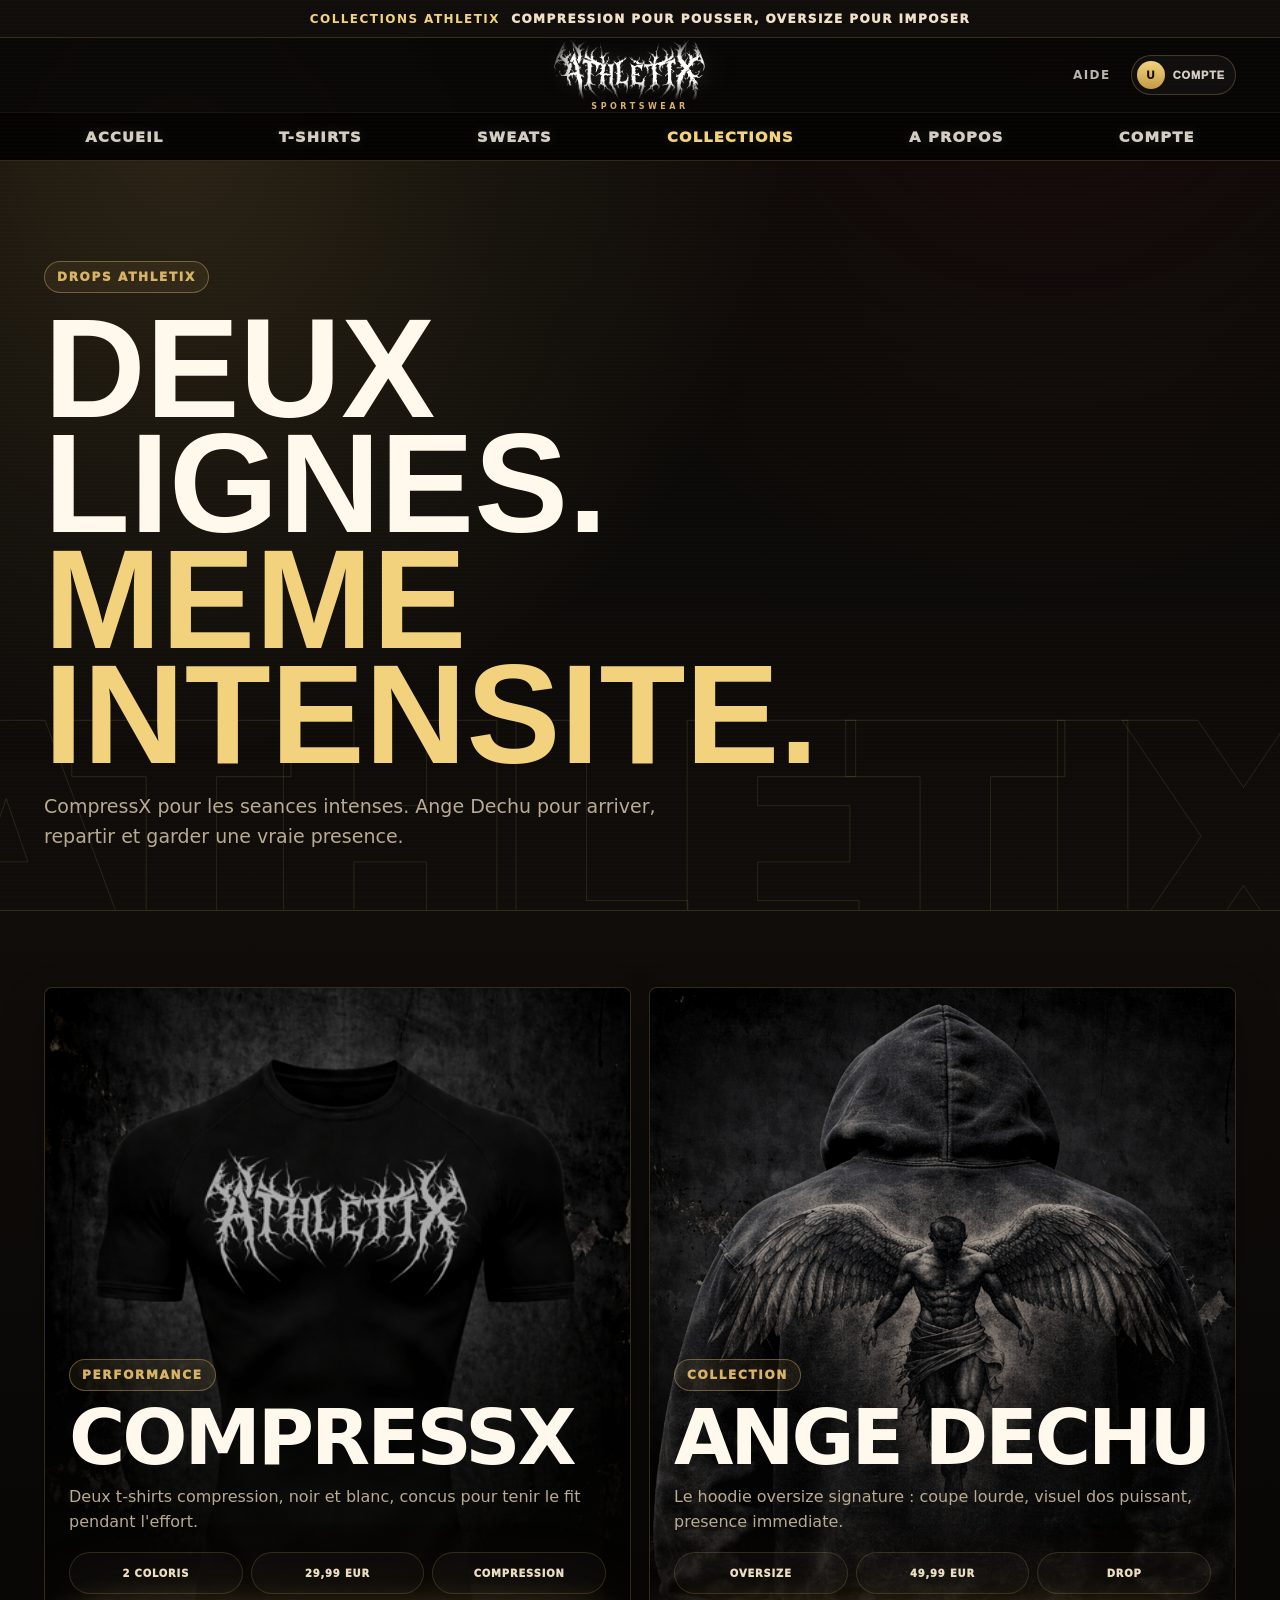
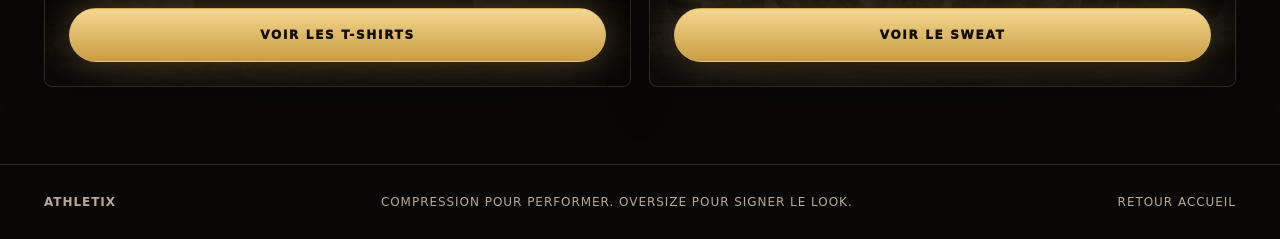
<file: collections.html>
<!doctype html>
<html lang="fr">
<head>
  <meta charset="utf-8">
  <meta name="viewport" content="width=device-width, initial-scale=1">
  <title>Athletix | Collections</title>
  <meta name="description" content="Collections Athletix : CompressX pour l'entrainement et Ange Dechu pour le hoodie oversize signature.">
  <link rel="stylesheet" href="assets/auth-ui.css">
  <style>
    :root {
      --bg: #070605;
      --ink: #fff8ec;
      --muted: #b8aa92;
      --soft: #efe0c7;
      --gold: #d8b365;
      --gold-2: #f2d27d;
      --line: rgba(242,210,125,.16);
      --line-strong: rgba(216,179,101,.42);
      --shadow: 0 0 32px rgba(216,179,101,.28), 0 0 90px rgba(159,116,50,.16);
      --radius: 8px;
    }

    * { box-sizing: border-box; }
    html { scroll-behavior: smooth; background: var(--bg); }
    body {
      margin: 0;
      color: var(--ink);
      background:
        radial-gradient(circle at 14% 8%, rgba(216,179,101,.16), transparent 30%),
        radial-gradient(circle at 82% 0%, rgba(143,51,45,.12), transparent 28%),
        linear-gradient(180deg, #070605 0%, #100d0a 50%, #070605 100%);
      font-family: Inter, ui-sans-serif, system-ui, -apple-system, BlinkMacSystemFont, "Segoe UI", sans-serif;
    }

    a { color: inherit; text-decoration: none; }
    h1, h2, h3, p { margin: 0; }
    img { display: block; max-width: 100%; }

    .noise {
      position: fixed;
      inset: 0;
      z-index: 80;
      pointer-events: none;
      opacity: .13;
      background-image: linear-gradient(rgba(255,255,255,.06) 1px, transparent 1px);
      background-size: 100% 4px;
      mix-blend-mode: screen;
    }

    .announcement {
      min-height: 38px;
      display: flex;
      align-items: center;
      justify-content: center;
      border-bottom: 1px solid var(--line);
      background: #100d0a;
      color: var(--soft);
      font-size: 12px;
      font-weight: 950;
      letter-spacing: .12em;
      text-transform: uppercase;
    }

    .announcement b { color: var(--gold-2); }

    .header {
      position: sticky;
      top: 0;
      z-index: 70;
      backdrop-filter: blur(18px);
      background: rgba(7,6,5,.82);
      border-bottom: 1px solid var(--line);
    }

    .header-inner {
      height: 74px;
      padding: 0 clamp(14px, 4vw, 44px);
      display: grid;
      grid-template-columns: 1fr auto 1fr;
      align-items: center;
      gap: 20px;
    }

    .brand {
      display: grid;
      place-items: center;
      gap: 3px;
      width: clamp(138px, 15vw, 220px);
      min-height: 58px;
      line-height: .82;
      font-weight: 950;
      text-transform: uppercase;
      letter-spacing: -.03em;
      text-shadow: 0 0 22px rgba(216,179,101,.18);
      overflow: hidden;
    }

    .brand-wordmark {
      width: 100%;
      height: clamp(38px, 4.8vw, 62px);
      position: relative;
      overflow: hidden;
      display: block;
    }

    .brand-wordmark img {
      position: absolute;
      left: 50%;
      top: 50%;
      width: 100%;
      height: 100%;
      max-width: none;
      object-fit: contain;
      transform: translate(-50%, -50%);
      filter: grayscale(1) brightness(1.68) contrast(1.3) drop-shadow(0 0 13px rgba(255,248,236,.18));
      mix-blend-mode: screen;
    }

    .brand-wordmark::before {
      content: "";
      position: absolute;
      inset: 0;
      z-index: 1;
      background:
        linear-gradient(90deg, rgba(7,6,5,1) 0%, transparent 15%, transparent 85%, rgba(7,6,5,1) 100%),
        linear-gradient(180deg, rgba(7,6,5,1) 0%, transparent 30%, transparent 70%, rgba(7,6,5,1) 100%);
      pointer-events: none;
    }

    .brand small {
      font-size: 8px;
      line-height: 1;
      font-weight: 850;
      letter-spacing: .44em;
      color: var(--gold);
    }

    .header-actions {
      display: flex;
      justify-content: flex-end;
      align-items: center;
      gap: 20px;
    }

    .header-actions a {
      color: rgba(255,248,236,.72);
      font-size: 12px;
      font-weight: 850;
      text-transform: uppercase;
      letter-spacing: .12em;
    }

    .category-nav {
      min-height: 48px;
      padding: 0 clamp(16px, 5vw, 78px);
      display: flex;
      align-items: center;
      justify-content: center;
      gap: clamp(34px, 9vw, 132px);
      border-top: 1px solid rgba(242,210,125,.08);
      background: rgba(4,3,2,.82);
    }

    .category-nav a {
      color: rgba(255,248,236,.82);
      font-size: clamp(12px, 1.15vw, 15px);
      font-weight: 950;
      letter-spacing: .08em;
      text-transform: uppercase;
      text-shadow: 0 0 14px rgba(255,248,236,.16);
    }

    .category-nav a.active { color: var(--gold-2); }

    .hero {
      padding: clamp(54px, 8vw, 100px) clamp(14px, 4vw, 44px) clamp(30px, 5vw, 58px);
      border-bottom: 1px solid var(--line);
      position: relative;
      overflow: hidden;
    }

    .hero::after {
      content: "ATHLETIX";
      position: absolute;
      right: -4vw;
      bottom: -5vw;
      color: transparent;
      -webkit-text-stroke: 1px rgba(242,210,125,.12);
      font-size: clamp(140px, 24vw, 380px);
      line-height: .8;
      font-weight: 950;
      letter-spacing: -.08em;
      pointer-events: none;
    }

    .hero-inner {
      width: min(1220px, 100%);
      margin: 0 auto;
      position: relative;
      z-index: 1;
      display: grid;
      gap: 18px;
    }

    .kicker {
      width: max-content;
      padding: 8px 12px;
      border: 1px solid var(--line-strong);
      border-radius: 999px;
      color: var(--gold);
      background: rgba(216,179,101,.08);
      font-size: 12px;
      font-weight: 950;
      text-transform: uppercase;
      letter-spacing: .14em;
    }

    h1 {
      max-width: 980px;
      font-family: Impact, Haettenschweiler, "Arial Narrow Bold", sans-serif;
      font-size: clamp(66px, 11vw, 160px);
      line-height: .82;
      letter-spacing: 0;
      text-transform: uppercase;
    }

    h1 span { color: var(--gold-2); display: block; }

    .hero p {
      max-width: 620px;
      color: var(--muted);
      font-size: clamp(16px, 1.5vw, 19px);
      line-height: 1.6;
    }

    .section {
      padding: clamp(40px, 6vw, 84px) clamp(14px, 4vw, 44px);
    }

    .collections-grid {
      width: min(1220px, 100%);
      margin: 0 auto;
      display: grid;
      grid-template-columns: repeat(2, minmax(0, 1fr));
      gap: 18px;
    }

    .collection-card {
      min-height: 700px;
      position: relative;
      overflow: hidden;
      border: 1px solid var(--line);
      border-radius: var(--radius);
      background: #100d0a;
      box-shadow: 0 18px 46px rgba(0,0,0,.24);
    }

    .collection-card img {
      position: absolute;
      inset: 0;
      width: 100%;
      height: 100%;
      object-fit: cover;
      filter: contrast(1.08) saturate(.82) brightness(.72);
      transition: transform .75s ease, filter .75s ease;
    }

    .collection-card:hover img {
      transform: scale(1.045);
      filter: contrast(1.12) saturate(.9) brightness(.78);
    }

    .collection-card::after {
      content: "";
      position: absolute;
      inset: 0;
      background: linear-gradient(0deg, rgba(7,6,5,.94), transparent 58%);
      pointer-events: none;
    }

    .collection-copy {
      position: absolute;
      left: 24px;
      right: 24px;
      bottom: 24px;
      z-index: 2;
      display: grid;
      gap: 14px;
    }

    .collection-copy h2 {
      font-size: clamp(42px, 6vw, 82px);
      line-height: .86;
      letter-spacing: -.04em;
      text-transform: uppercase;
    }

    .collection-copy p {
      max-width: 560px;
      color: var(--muted);
      font-size: 16px;
      line-height: 1.55;
    }

    .facts {
      display: grid;
      grid-template-columns: repeat(3, 1fr);
      gap: 8px;
      margin-top: 4px;
    }

    .facts span {
      min-height: 42px;
      display: grid;
      place-items: center;
      border: 1px solid var(--line);
      border-radius: 999px;
      background: rgba(255,255,255,.025);
      color: var(--soft);
      font-size: 10px;
      font-weight: 950;
      letter-spacing: .08em;
      text-transform: uppercase;
    }

    .button {
      width: 100%;
      min-height: 54px;
      display: inline-flex;
      align-items: center;
      justify-content: center;
      border: 1px solid var(--line-strong);
      border-radius: 999px;
      background: linear-gradient(180deg, #f4d78f, #c99d44);
      color: #120e09;
      font-size: 12px;
      font-weight: 950;
      letter-spacing: .14em;
      text-transform: uppercase;
      box-shadow: var(--shadow);
    }

    .footer {
      padding: 30px clamp(14px, 4vw, 44px);
      display: flex;
      flex-wrap: wrap;
      gap: 12px 24px;
      justify-content: space-between;
      border-top: 1px solid var(--line);
      color: var(--muted);
      font-size: 12px;
      text-transform: uppercase;
      letter-spacing: .08em;
    }

    @media (max-width: 860px) {
      .header-inner { height: 66px; padding-inline: 12px; }
      .brand { width: 142px; min-height: 50px; }
      .brand-wordmark { height: 38px; }
      .brand-wordmark img { width: 100%; }
      .header-actions {
        display: flex;
        justify-content: flex-end;
      }
      .header-actions a { display: none; }
      .category-nav {
        justify-content: flex-start;
        gap: 28px;
        min-height: 44px;
        padding-inline: 14px;
        overflow-x: auto;
        scrollbar-width: none;
      }
      .category-nav::-webkit-scrollbar { display: none; }
      .category-nav a { flex: 0 0 auto; font-size: 11px; }
      .collections-grid,
      .facts { grid-template-columns: 1fr; }
      .collection-card { min-height: 560px; }
    }
  </style>
</head>
<body>
  <div class="noise" aria-hidden="true"></div>

  <div class="announcement"><b>Collections Athletix</b>&nbsp; compression pour pousser, oversize pour imposer</div>

  <header class="header">
    <div class="header-inner">
      <div></div>
      <a class="brand" href="index.html" aria-label="Athletix accueil">
        <span class="brand-wordmark">
          <img src="assets/athletix-wordmark.png?v=3" alt="">
        </span>
        <small>sportswear</small>
      </a>
      <div class="header-actions">
        <a href="index.html#faq">Aide</a>
        <div class="auth-profile" data-auth-profile hidden></div>
      </div>
    </div>
    <nav class="category-nav" aria-label="Categories principales">
      <a href="index.html">Accueil</a>
      <a href="tshirts.html">T-shirts</a>
      <a href="sweats.html">Sweats</a>
      <a class="active" href="collections.html">Collections</a>
      <a href="about.html">A propos</a>
      <a href="admin-login.html">Compte</a>
    </nav>
  </header>

  <main>
    <section class="hero">
      <div class="hero-inner">
        <span class="kicker">Drops Athletix</span>
        <h1>Deux lignes.<br><span>Meme intensite.</span></h1>
        <p>CompressX pour les seances intenses. Ange Dechu pour arriver, repartir et garder une vraie presence.</p>
      </div>
    </section>

    <section class="section">
      <div class="collections-grid">
        <article class="collection-card">
          <img src="assets/collection-compressx.png" alt="Collection CompressX Athletix">
          <div class="collection-copy">
            <span class="kicker">Performance</span>
            <h2>CompressX</h2>
            <p>Deux t-shirts compression, noir et blanc, concus pour tenir le fit pendant l'effort.</p>
            <div class="facts">
              <span>2 coloris</span>
              <span>29,99 EUR</span>
              <span>Compression</span>
            </div>
            <a class="button" href="tshirts.html">Voir les t-shirts</a>
          </div>
        </article>

        <article class="collection-card">
          <img src="assets/collection-ange-dechu.png" alt="Collection Ange Dechu Athletix">
          <div class="collection-copy">
            <span class="kicker">Collection</span>
            <h2>Ange Dechu</h2>
            <p>Le hoodie oversize signature : coupe lourde, visuel dos puissant, presence immediate.</p>
            <div class="facts">
              <span>Oversize</span>
              <span>49,99 EUR</span>
              <span>Drop</span>
            </div>
            <a class="button" href="sweats.html">Voir le sweat</a>
          </div>
        </article>
      </div>
    </section>
  </main>

  <footer class="footer">
    <strong>Athletix</strong>
    <span>Compression pour performer. Oversize pour signer le look.</span>
    <span><a href="index.html">Retour accueil</a></span>
  </footer>
  <script src="assets/auth.js"></script>
  <script>
    window.AthletixAuth.mountProfileMenu();
  </script>
</body>
</html>
</file>
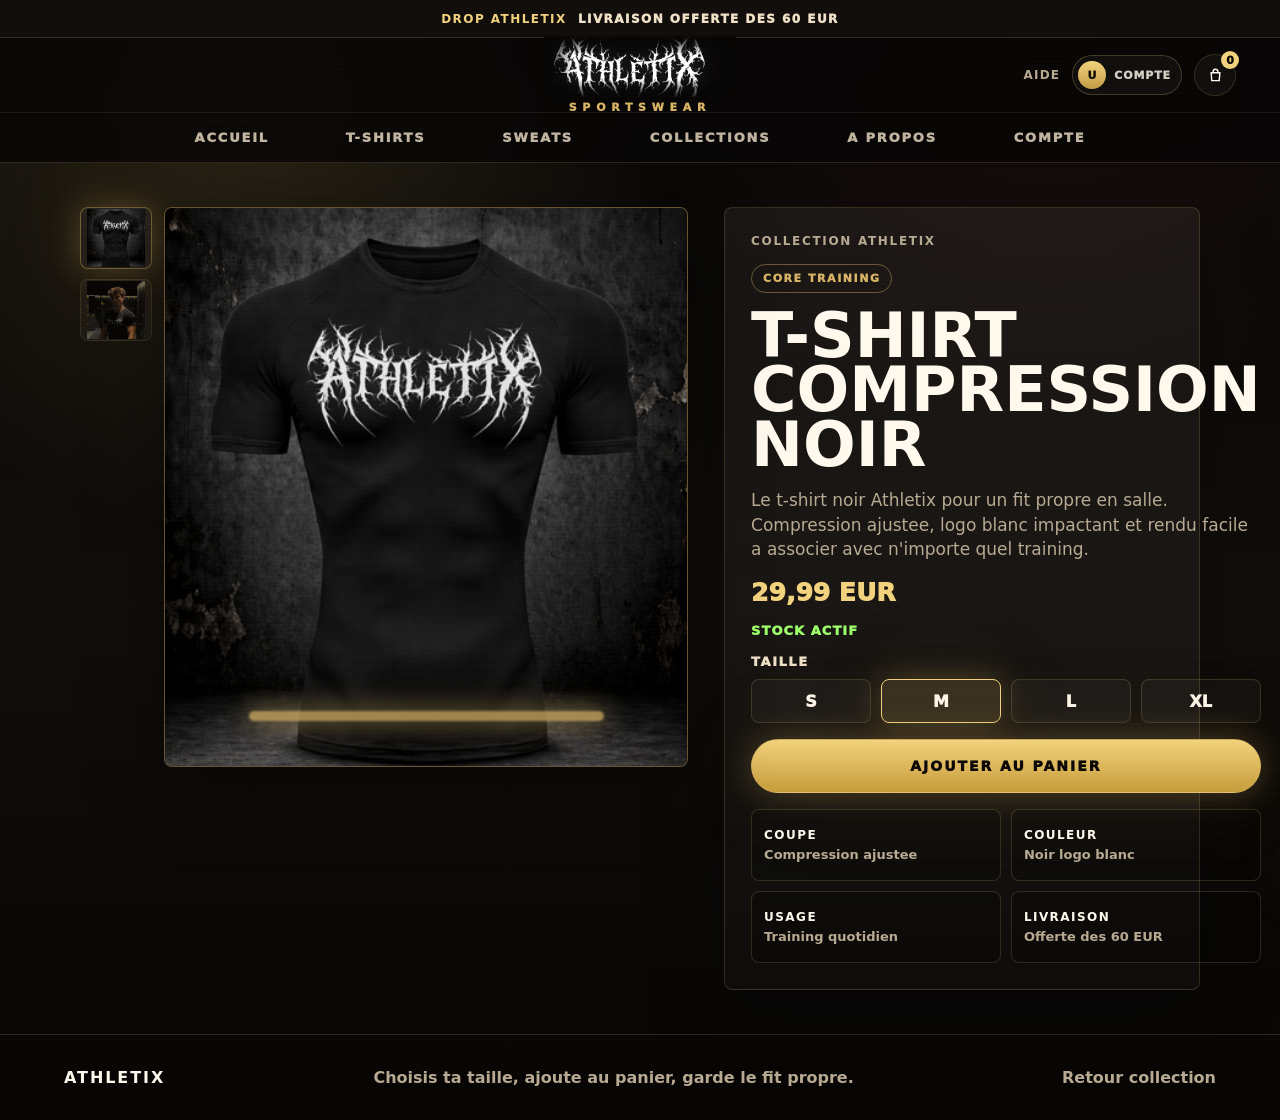
<file: product.html>
<!doctype html>
<html lang="fr">
<head>
  <meta charset="utf-8">
  <meta name="viewport" content="width=device-width, initial-scale=1">
  <title>Athletix | Produit</title>
  <meta name="description" content="Fiche produit Athletix : t-shirts compression et hoodie oversize pour la salle et le quotidien.">
  <link rel="stylesheet" href="assets/auth-ui.css">
  <style>
    :root {
      --bg: #070605;
      --panel: #13100d;
      --ink: #fff8ec;
      --muted: #b8aa92;
      --soft: #efe0c7;
      --gold: #d8b365;
      --gold-2: #f2d27d;
      --line: rgba(242,210,125,.16);
      --line-strong: rgba(216,179,101,.42);
      --shadow: 0 0 32px rgba(216,179,101,.28), 0 0 90px rgba(159,116,50,.14);
      --radius: 8px;
    }

    * { box-sizing: border-box; }
    html { background: var(--bg); scroll-behavior: smooth; }
    body {
      margin: 0;
      color: var(--ink);
      background:
        radial-gradient(circle at 18% 8%, rgba(216,179,101,.16), transparent 30%),
        radial-gradient(circle at 82% 0%, rgba(143,51,45,.12), transparent 28%),
        linear-gradient(180deg, #070605 0%, #100d0a 54%, #070605 100%);
      font-family: Inter, ui-sans-serif, system-ui, -apple-system, BlinkMacSystemFont, "Segoe UI", sans-serif;
    }

    body.drawer-open { overflow: hidden; }
    a { color: inherit; text-decoration: none; }
    button { font: inherit; cursor: pointer; }
    h1, h2, h3, p { margin: 0; }
    img { display: block; max-width: 100%; }

    .noise {
      position: fixed;
      inset: 0;
      z-index: 80;
      pointer-events: none;
      opacity: .13;
      background-image: linear-gradient(rgba(255,255,255,.06) 1px, transparent 1px);
      background-size: 100% 4px;
      mix-blend-mode: screen;
    }

    .announcement {
      min-height: 38px;
      display: flex;
      align-items: center;
      justify-content: center;
      border-bottom: 1px solid var(--line);
      background: #100d0a;
      color: var(--soft);
      font-size: 12px;
      font-weight: 950;
      letter-spacing: .12em;
      text-transform: uppercase;
    }

    .announcement b { color: var(--gold-2); }

    .header {
      position: sticky;
      top: 0;
      z-index: 70;
      backdrop-filter: blur(18px);
      background: rgba(7,6,5,.82);
      border-bottom: 1px solid var(--line);
    }

    .header-inner {
      height: 74px;
      padding: 0 clamp(14px, 4vw, 44px);
      display: grid;
      grid-template-columns: 1fr auto 1fr;
      align-items: center;
      gap: 20px;
    }

    .brand {
      display: grid;
      place-items: center;
      gap: 3px;
      width: clamp(138px, 15vw, 220px);
      min-height: 58px;
      overflow: hidden;
    }

    .brand-wordmark {
      width: 100%;
      height: clamp(38px, 4.8vw, 62px);
      position: relative;
      overflow: hidden;
      display: block;
    }

    .brand-wordmark img {
      position: absolute;
      left: 50%;
      top: 50%;
      width: 100%;
      height: 100%;
      max-width: none;
      object-fit: contain;
      transform: translate(-50%, -50%);
      filter: grayscale(1) brightness(1.68) contrast(1.3) drop-shadow(0 0 13px rgba(255,248,236,.18));
      mix-blend-mode: screen;
    }

    .brand-wordmark::before {
      content: "";
      position: absolute;
      inset: 0;
      z-index: 1;
      background:
        linear-gradient(90deg, rgba(7,6,5,1) 0%, transparent 15%, transparent 85%, rgba(7,6,5,1) 100%),
        linear-gradient(180deg, rgba(7,6,5,1) 0%, transparent 30%, transparent 70%, rgba(7,6,5,1) 100%);
      pointer-events: none;
    }

    .brand small {
      color: var(--gold);
      font-size: 11px;
      font-weight: 950;
      letter-spacing: .52em;
      text-transform: uppercase;
    }

    .header-actions {
      justify-self: end;
      display: flex;
      align-items: center;
      justify-content: flex-end;
      gap: 12px;
      color: var(--muted);
      font-size: 12px;
      font-weight: 900;
      text-transform: uppercase;
      letter-spacing: .1em;
    }

    .icon-button {
      width: 42px;
      height: 42px;
      border: 1px solid var(--line);
      border-radius: 50%;
      background: rgba(255,255,255,.04);
      color: var(--ink);
      display: grid;
      place-items: center;
      position: relative;
    }

    .cart-count {
      position: absolute;
      right: -4px;
      top: -4px;
      min-width: 18px;
      height: 18px;
      display: grid;
      place-items: center;
      border-radius: 50%;
      background: var(--gold-2);
      color: #080604;
      font-size: 11px;
      font-weight: 950;
    }

    .category-nav {
      min-height: 50px;
      display: flex;
      justify-content: center;
      gap: clamp(18px, 6vw, 120px);
      border-top: 1px solid rgba(242,210,125,.08);
    }

    .category-nav a {
      display: flex;
      align-items: center;
      color: var(--soft);
      font-size: 13px;
      font-weight: 950;
      text-transform: uppercase;
      letter-spacing: .14em;
      opacity: .8;
    }

    .category-nav a.active { color: var(--gold-2); opacity: 1; }

    .product-shell {
      width: min(1120px, calc(100% - 32px));
      margin: 0 auto;
      padding: clamp(24px, 3.4vw, 46px) 0;
      display: grid;
      grid-template-columns: minmax(0, .92fr) minmax(340px, .72fr);
      gap: clamp(18px, 3vw, 36px);
      align-items: start;
    }

    .gallery {
      display: grid;
      grid-template-columns: 72px minmax(0, 1fr);
      gap: 12px;
      position: sticky;
      top: 126px;
    }

    .thumbs {
      display: grid;
      gap: 10px;
      align-content: start;
    }

    .thumb {
      border: 1px solid var(--line);
      border-radius: var(--radius);
      background: rgba(255,255,255,.04);
      overflow: hidden;
      opacity: .72;
    }

    .thumb.active {
      border-color: var(--line-strong);
      box-shadow: var(--shadow);
      opacity: 1;
    }

    .thumb img {
      width: 100%;
      aspect-ratio: 1 / 1;
      object-fit: cover;
    }

    .main-media {
      height: clamp(460px, 55vw, 560px);
      border: 1px solid var(--line-strong);
      border-radius: var(--radius);
      overflow: hidden;
      background: radial-gradient(circle at 50% 72%, rgba(216,179,101,.22), transparent 32%), #15110d;
      box-shadow: 0 22px 80px rgba(0,0,0,.34);
      position: relative;
    }

    .main-media::after {
      content: "";
      position: absolute;
      left: 16%;
      right: 16%;
      bottom: 8%;
      height: 10px;
      border-radius: 999px;
      background: rgba(216,179,101,.72);
      filter: blur(1px);
      box-shadow: 0 0 26px rgba(216,179,101,.78);
      pointer-events: none;
    }

    .main-media img {
      width: 100%;
      height: 100%;
      object-fit: cover;
    }

    .product-panel {
      border: 1px solid var(--line);
      border-radius: var(--radius);
      background: linear-gradient(180deg, rgba(255,255,255,.055), rgba(255,255,255,.025));
      padding: clamp(18px, 2.4vw, 26px);
      display: grid;
      gap: 16px;
      box-shadow: 0 22px 80px rgba(0,0,0,.26);
    }

    .breadcrumb {
      color: var(--muted);
      font-size: 12px;
      font-weight: 850;
      text-transform: uppercase;
      letter-spacing: .14em;
    }

    .kicker {
      width: fit-content;
      padding: 7px 11px;
      border: 1px solid rgba(216,179,101,.42);
      border-radius: 999px;
      color: var(--gold);
      font-size: 11px;
      font-weight: 950;
      text-transform: uppercase;
      letter-spacing: .14em;
    }

    h1 {
      font-size: clamp(36px, 4.9vw, 62px);
      line-height: .88;
      text-transform: uppercase;
      letter-spacing: 0;
    }

    .description {
      color: var(--muted);
      font-size: clamp(15px, 1.35vw, 17px);
      line-height: 1.45;
      max-width: 52ch;
    }

    .price-row {
      display: flex;
      align-items: baseline;
      gap: 14px;
      flex-wrap: wrap;
    }

    .sale {
      color: var(--gold-2);
      font-size: 25px;
      font-weight: 950;
    }

    .compare { display: none; }

    .stock-note {
      color: #9dff6c;
      font-size: 13px;
      font-weight: 950;
      letter-spacing: .08em;
      text-transform: uppercase;
    }

    .option-group {
      display: grid;
      gap: 10px;
    }

    .option-label {
      color: var(--soft);
      font-size: 13px;
      font-weight: 950;
      text-transform: uppercase;
      letter-spacing: .12em;
    }

    .size-grid {
      display: grid;
      grid-template-columns: repeat(4, 1fr);
      gap: 10px;
    }

    .size-choice {
      min-height: 44px;
      border: 1px solid var(--line);
      border-radius: var(--radius);
      background: rgba(255,255,255,.03);
      color: var(--ink);
      font-weight: 950;
    }

    .size-choice.active {
      border-color: var(--gold-2);
      background: rgba(216,179,101,.18);
      box-shadow: var(--shadow);
    }

    .buy-button {
      min-height: 54px;
      border: 1px solid rgba(216,179,101,.6);
      border-radius: 999px;
      background: linear-gradient(180deg, #f2d27d, #c79c3b);
      color: #0b0805;
      font-size: 14px;
      font-weight: 950;
      text-transform: uppercase;
      letter-spacing: .14em;
      box-shadow: var(--shadow);
    }

    .buy-button:disabled {
      opacity: .45;
      cursor: not-allowed;
      box-shadow: none;
    }

    .details {
      display: grid;
      grid-template-columns: repeat(2, minmax(0, 1fr));
      gap: 10px;
    }

    .detail {
      min-height: 72px;
      padding: 12px;
      border: 1px solid var(--line);
      border-radius: var(--radius);
      background: rgba(0,0,0,.18);
      display: grid;
      align-content: center;
      gap: 5px;
    }

    .detail strong {
      font-size: 12px;
      text-transform: uppercase;
      letter-spacing: .12em;
    }

    .detail span {
      color: var(--muted);
      font-size: 13px;
      font-weight: 750;
    }

    .drawer-backdrop {
      position: fixed;
      inset: 0;
      z-index: 88;
      background: rgba(0,0,0,.56);
      opacity: 0;
      pointer-events: none;
      transition: opacity .25s ease;
    }

    .drawer {
      position: fixed;
      top: 0;
      right: 0;
      z-index: 90;
      width: min(440px, 100%);
      height: 100dvh;
      background: #0d0a08;
      border-left: 1px solid var(--line);
      transform: translateX(100%);
      transition: transform .32s ease;
      display: grid;
      grid-template-rows: auto 1fr auto;
    }

    body.drawer-open .drawer { transform: translateX(0); }
    body.drawer-open .drawer-backdrop { opacity: 1; pointer-events: auto; }

    .drawer-head,
    .drawer-foot {
      padding: 22px;
      border-bottom: 1px solid var(--line);
      display: flex;
      align-items: center;
      justify-content: space-between;
      gap: 12px;
    }

    .drawer-foot {
      border-top: 1px solid var(--line);
      border-bottom: 0;
      display: grid;
    }

    .drawer-close {
      width: 40px;
      height: 40px;
      border: 1px solid var(--line);
      border-radius: 50%;
      background: transparent;
      color: var(--ink);
      font-size: 20px;
    }

    .cart-items {
      padding: 22px;
      overflow: auto;
      display: grid;
      align-content: start;
      gap: 14px;
    }

    .cart-empty { color: var(--muted); line-height: 1.5; }

    .cart-item {
      display: grid;
      grid-template-columns: 74px 1fr;
      gap: 12px;
      align-items: center;
      border: 1px solid var(--line);
      border-radius: var(--radius);
      padding: 10px;
      background: rgba(255,255,255,.04);
    }

    .cart-item img {
      width: 74px;
      height: 84px;
      object-fit: cover;
      border-radius: 6px;
    }

    .cart-item strong { display: block; font-size: 14px; }
    .cart-item span { color: var(--gold-2); font-weight: 950; }

    .total-row {
      display: flex;
      justify-content: space-between;
      color: var(--soft);
      font-weight: 950;
    }

    .footer {
      min-height: 86px;
      padding: 0 clamp(18px, 5vw, 70px);
      border-top: 1px solid var(--line);
      color: var(--muted);
      display: flex;
      align-items: center;
      justify-content: space-between;
      gap: 18px;
      flex-wrap: wrap;
      font-weight: 800;
    }

    .footer strong { color: var(--ink); text-transform: uppercase; letter-spacing: .12em; }

    @media (max-width: 920px) {
      .header-inner { grid-template-columns: 1fr auto 1fr; }
      .header-actions a { display: none; }
      .category-nav {
        overflow-x: auto;
        justify-content: flex-start;
        padding: 0 16px;
        gap: 26px;
      }
      .product-shell {
        grid-template-columns: 1fr;
        width: min(100% - 24px, 680px);
      }
      .gallery {
        position: static;
        grid-template-columns: 1fr;
      }
      .thumbs {
        order: 2;
        display: flex;
        overflow-x: auto;
      }
      .thumb { width: 86px; flex: 0 0 auto; }
      .main-media { height: min(540px, 118vw); }
      .details { grid-template-columns: 1fr; }
    }
  </style>
</head>
<body>
  <div class="noise" aria-hidden="true"></div>
  <div class="announcement"><b>Drop Athletix</b>&nbsp; livraison offerte des 60 EUR</div>

  <header class="header">
    <div class="header-inner">
      <div></div>
      <a class="brand" href="index.html" aria-label="Athletix accueil">
        <span class="brand-wordmark">
          <img src="assets/athletix-wordmark.png?v=3" alt="">
        </span>
        <small>sportswear</small>
      </a>
      <div class="header-actions">
        <a href="index.html#faq">Aide</a>
        <div class="auth-profile" data-auth-profile hidden></div>
        <button class="icon-button cart-toggle" type="button" aria-label="Ouvrir le panier">
          <svg aria-hidden="true" width="19" height="19" viewBox="0 0 24 24" fill="none">
            <path d="M6.5 8.5h11l-.8 10h-9.4l-.8-10Z" stroke="currentColor" stroke-width="1.8"/>
            <path d="M9 9V7a3 3 0 0 1 6 0v2" stroke="currentColor" stroke-width="1.8"/>
          </svg>
          <span class="cart-count">0</span>
        </button>
      </div>
    </div>
    <nav class="category-nav" aria-label="Categories principales">
      <a href="index.html">Accueil</a>
      <a href="tshirts.html">T-shirts</a>
      <a href="sweats.html">Sweats</a>
      <a href="collections.html">Collections</a>
      <a href="about.html">A propos</a>
      <a href="admin-login.html">Compte</a>
    </nav>
  </header>

  <main class="product-shell">
    <section class="gallery" aria-label="Images produit">
      <div class="thumbs">
        <button class="thumb active" type="button" data-gallery="front"><img alt=""></button>
        <button class="thumb" type="button" data-gallery="hover"><img alt=""></button>
      </div>
      <div class="main-media">
        <img id="productImage" alt="">
      </div>
    </section>

    <section class="product-panel" data-product-card>
      <a class="breadcrumb" id="backLink" href="collections.html">Collection Athletix</a>
      <span class="kicker" id="productKicker">Athletix</span>
      <h1 id="productTitle">Produit Athletix</h1>
      <p class="description" id="productDescription"></p>
      <div class="price-row">
        <span class="sale" id="productPrice"></span>
        <span class="compare" id="productCompare"></span>
      </div>
      <p class="stock-note" id="stockNote">Stock actif</p>
      <div class="option-group">
        <span class="option-label">Taille</span>
        <div class="size-grid" id="sizeGrid"></div>
      </div>
      <button class="buy-button" id="addToCartButton" type="button">Ajouter au panier</button>
      <div class="details" id="productDetails"></div>
    </section>
  </main>

  <footer class="footer">
    <strong>Athletix</strong>
    <span>Choisis ta taille, ajoute au panier, garde le fit propre.</span>
    <span><a href="collections.html">Retour collection</a></span>
  </footer>

  <div class="drawer-backdrop" aria-hidden="true"></div>
  <aside class="drawer" aria-label="Panier">
    <div class="drawer-head">
      <h2>Panier</h2>
      <button class="drawer-close" type="button" aria-label="Fermer le panier">×</button>
    </div>
    <div class="cart-items">
      <p class="cart-empty">Ton panier est vide. Choisis une taille pour commencer.</p>
    </div>
    <div class="drawer-foot">
      <div class="total-row"><span>Total</span><span class="cart-total">0,00 EUR</span></div>
      <button class="buy-button" id="checkoutButton" type="button">Commander</button>
    </div>
  </aside>

  <script>
    const products = {
      "tshirt-compression-blanc": {
        id: "PROD-COMP-WHITE",
        name: "T-shirt Compression - Blanc",
        title: "T-shirt compression blanc",
        kicker: "Compression",
        description: "Un t-shirt compression clair pour garder une silhouette nette pendant l'effort. Coupe ajustee, logo contraste et matiere pensee pour les seances intenses.",
        price: 29.99,
        compare: 39.99,
        front: "assets/tee-white-front.png",
        hover: "assets/tee-white-hover.jpg",
        back: "tshirts.html",
        details: [
          ["Coupe", "Compression ajustee"],
          ["Couleur", "Blanc logo noir"],
          ["Usage", "Musculation, fitness, training"],
          ["Livraison", "Offerte des 60 EUR"]
        ]
      },
      "tshirt-compression-noir": {
        id: "PROD-COMP-BLACK",
        name: "T-shirt Compression - Noir",
        title: "T-shirt compression noir",
        kicker: "Core training",
        description: "Le t-shirt noir Athletix pour un fit propre en salle. Compression ajustee, logo blanc impactant et rendu facile a associer avec n'importe quel training.",
        price: 29.99,
        compare: 39.99,
        front: "assets/tee-black-front.png",
        hover: "assets/tee-black-hover.jpg",
        back: "tshirts.html",
        details: [
          ["Coupe", "Compression ajustee"],
          ["Couleur", "Noir logo blanc"],
          ["Usage", "Training quotidien"],
          ["Livraison", "Offerte des 60 EUR"]
        ]
      },
      "sweat-ange-dechu": {
        id: "PROD-HOODIE-ANGE",
        name: "Hoodie Oversize - Bleu ciel",
        title: "Sweat Ange Dechu",
        kicker: "Collection",
        description: "Le hoodie signature Athletix : coupe oversize, matiere epaisse et visuel Ange Dechu au dos. Une piece forte pour arriver, repartir et garder une vraie presence.",
        price: 49.99,
        compare: 69.99,
        front: "assets/hoodie-front.png",
        hover: "assets/hoodie-hover.jpg",
        back: "sweats.html",
        details: [
          ["Coupe", "Oversize ample"],
          ["Design", "Ange Dechu au dos"],
          ["Usage", "Avant seance, apres seance, quotidien"],
          ["Livraison", "Offerte des 60 EUR"]
        ]
      }
    };

    const params = new URLSearchParams(window.location.search);
    const slug = params.get("id") || "tshirt-compression-noir";
    const product = products[slug] || products["tshirt-compression-noir"];
    const cart = [];
    let selectedSize = "M";

    const body = document.body;
    const productImage = document.querySelector("#productImage");
    const thumbs = document.querySelectorAll(".thumb");
    const cartToggle = document.querySelector(".cart-toggle");
    const drawerClose = document.querySelector(".drawer-close");
    const drawerBackdrop = document.querySelector(".drawer-backdrop");
    const cartItems = document.querySelector(".cart-items");
    const cartCount = document.querySelector(".cart-count");
    const cartTotal = document.querySelector(".cart-total");
    const checkoutButton = document.querySelector("#checkoutButton");
    const addToCartButton = document.querySelector("#addToCartButton");

    const formatPrice = (value) => `${value.toFixed(2).replace(".", ",")} EUR`;

    function getProductStock(productId) {
      const saved = localStorage.getItem("athletixProducts");
      if (!saved) return null;
      try {
        return JSON.parse(saved).find((item) => item.id === productId)?.stock ?? null;
      } catch {
        return null;
      }
    }

    function renderProduct() {
      document.title = `Athletix | ${product.name}`;
      document.querySelector("#productTitle").textContent = product.title;
      document.querySelector("#productKicker").textContent = product.kicker;
      document.querySelector("#productDescription").textContent = product.description;
      document.querySelector("#productPrice").textContent = formatPrice(product.price);
      document.querySelector("#productCompare").textContent = formatPrice(product.compare);
      document.querySelector("#backLink").href = product.back;
      productImage.src = product.front;
      productImage.alt = product.name;
      thumbs[0].querySelector("img").src = product.front;
      thumbs[0].querySelector("img").alt = `${product.name} face`;
      thumbs[1].querySelector("img").src = product.hover;
      thumbs[1].querySelector("img").alt = `${product.name} porte`;

      document.querySelector("#sizeGrid").innerHTML = ["S", "M", "L", "XL"].map((size) => (
        `<button class="size-choice${size === selectedSize ? " active" : ""}" type="button" data-size="${size}">${size}</button>`
      )).join("");

      document.querySelector("#productDetails").innerHTML = product.details.map(([label, value]) => (
        `<div class="detail"><strong>${label}</strong><span>${value}</span></div>`
      )).join("");

      const stock = getProductStock(product.id);
      const stockNote = document.querySelector("#stockNote");
      if (stock === null) {
        stockNote.textContent = "Stock actif";
        addToCartButton.disabled = false;
      } else {
        stockNote.textContent = stock > 0 ? `${stock} pieces disponibles` : "Rupture de stock";
        addToCartButton.disabled = stock <= 0;
        addToCartButton.textContent = stock > 0 ? "Ajouter au panier" : "Indisponible";
      }
    }

    function openCart() { body.classList.add("drawer-open"); }
    function closeCart() { body.classList.remove("drawer-open"); }

    function renderCart() {
      cartCount.textContent = cart.length;
      const total = cart.reduce((sum, item) => sum + item.price, 0);
      cartTotal.textContent = formatPrice(total);
      if (!cart.length) {
        cartItems.innerHTML = '<p class="cart-empty">Ton panier est vide. Choisis une taille pour commencer.</p>';
        return;
      }
      cartItems.innerHTML = cart.map((item) => `
        <div class="cart-item">
          <img src="${item.img}" alt="">
          <div><strong>${item.name}</strong><small>Taille ${item.size}</small><span>${formatPrice(item.price)}</span></div>
        </div>
      `).join("");
    }

    function saveLocalOrder() {
      if (!cart.length) return;
      const storageKey = "athletixOrders";
      const saved = localStorage.getItem(storageKey);
      let orders = [];
      try { orders = saved ? JSON.parse(saved) : []; } catch { orders = []; }
      const nextNumber = Math.max(1031, ...orders.map((order) => Number(String(order.id).replace("ATH-", "")) || 0)) + 1;
      const total = cart.reduce((sum, item) => sum + item.price, 0);
      orders.unshift({
        id: "ATH-" + nextNumber,
        date: "Aujourd'hui maintenant",
        client: "Client boutique",
        channel: "Boutique en ligne",
        product: cart.map((item) => `${item.name} taille ${item.size}`).join(" + "),
        items: cart.length,
        total,
        payment: "Payee",
        status: "A expedier",
        shipping: "A confirmer"
      });
      localStorage.setItem(storageKey, JSON.stringify(orders));
    }

    async function saveDemoOrder() {
      if (!cart.length) return;
      checkoutButton.disabled = true;
      checkoutButton.textContent = "Envoi...";
      let createdInSupabase = false;

      if (window.AthletixStore?.isConfigured()) {
        try {
          await window.AthletixStore.createOrder({
            customer: { fullName: "Client boutique" },
            paymentMethod: "Demo",
            items: cart.map((item) => ({
              productId: item.productId,
              name: item.name,
              price: item.price,
              quantity: 1,
              size: item.size
            }))
          });
          createdInSupabase = true;
        } catch (error) {
          console.warn("Commande Supabase non creee, fallback local.", error);
        }
      }

      if (!createdInSupabase) saveLocalOrder();
      cart.length = 0;
      renderCart();
      checkoutButton.disabled = false;
      checkoutButton.textContent = createdInSupabase ? "Commande envoyee" : "Commande creee";
      window.setTimeout(() => {
        checkoutButton.textContent = "Commander";
        closeCart();
      }, 1200);
    }

    renderProduct();

    document.querySelector("#sizeGrid").addEventListener("click", (event) => {
      const button = event.target.closest(".size-choice");
      if (!button) return;
      selectedSize = button.dataset.size;
      document.querySelectorAll(".size-choice").forEach((item) => item.classList.toggle("active", item === button));
    });

    thumbs.forEach((thumb) => {
      thumb.addEventListener("click", () => {
        thumbs.forEach((item) => item.classList.remove("active"));
        thumb.classList.add("active");
        productImage.src = thumb.dataset.gallery === "hover" ? product.hover : product.front;
      });
    });

    addToCartButton.addEventListener("click", () => {
      const stock = getProductStock(product.id);
      if (stock !== null && stock <= 0) return;
      cart.push({ productId: product.id, name: product.name, price: product.price, img: product.front, size: selectedSize });
      renderCart();
      openCart();
    });

    cartToggle.addEventListener("click", openCart);
    checkoutButton.addEventListener("click", saveDemoOrder);
    drawerClose.addEventListener("click", closeCart);
    drawerBackdrop.addEventListener("click", closeCart);
    document.addEventListener("keydown", (event) => {
      if (event.key === "Escape") closeCart();
    });
  </script>
  <script src="assets/supabase-config.js"></script>
  <script src="assets/supabase-store.js"></script>
  <script src="assets/auth.js"></script>
  <script>
    window.AthletixAuth.mountProfileMenu();
  </script>
</body>
</html>
</file>
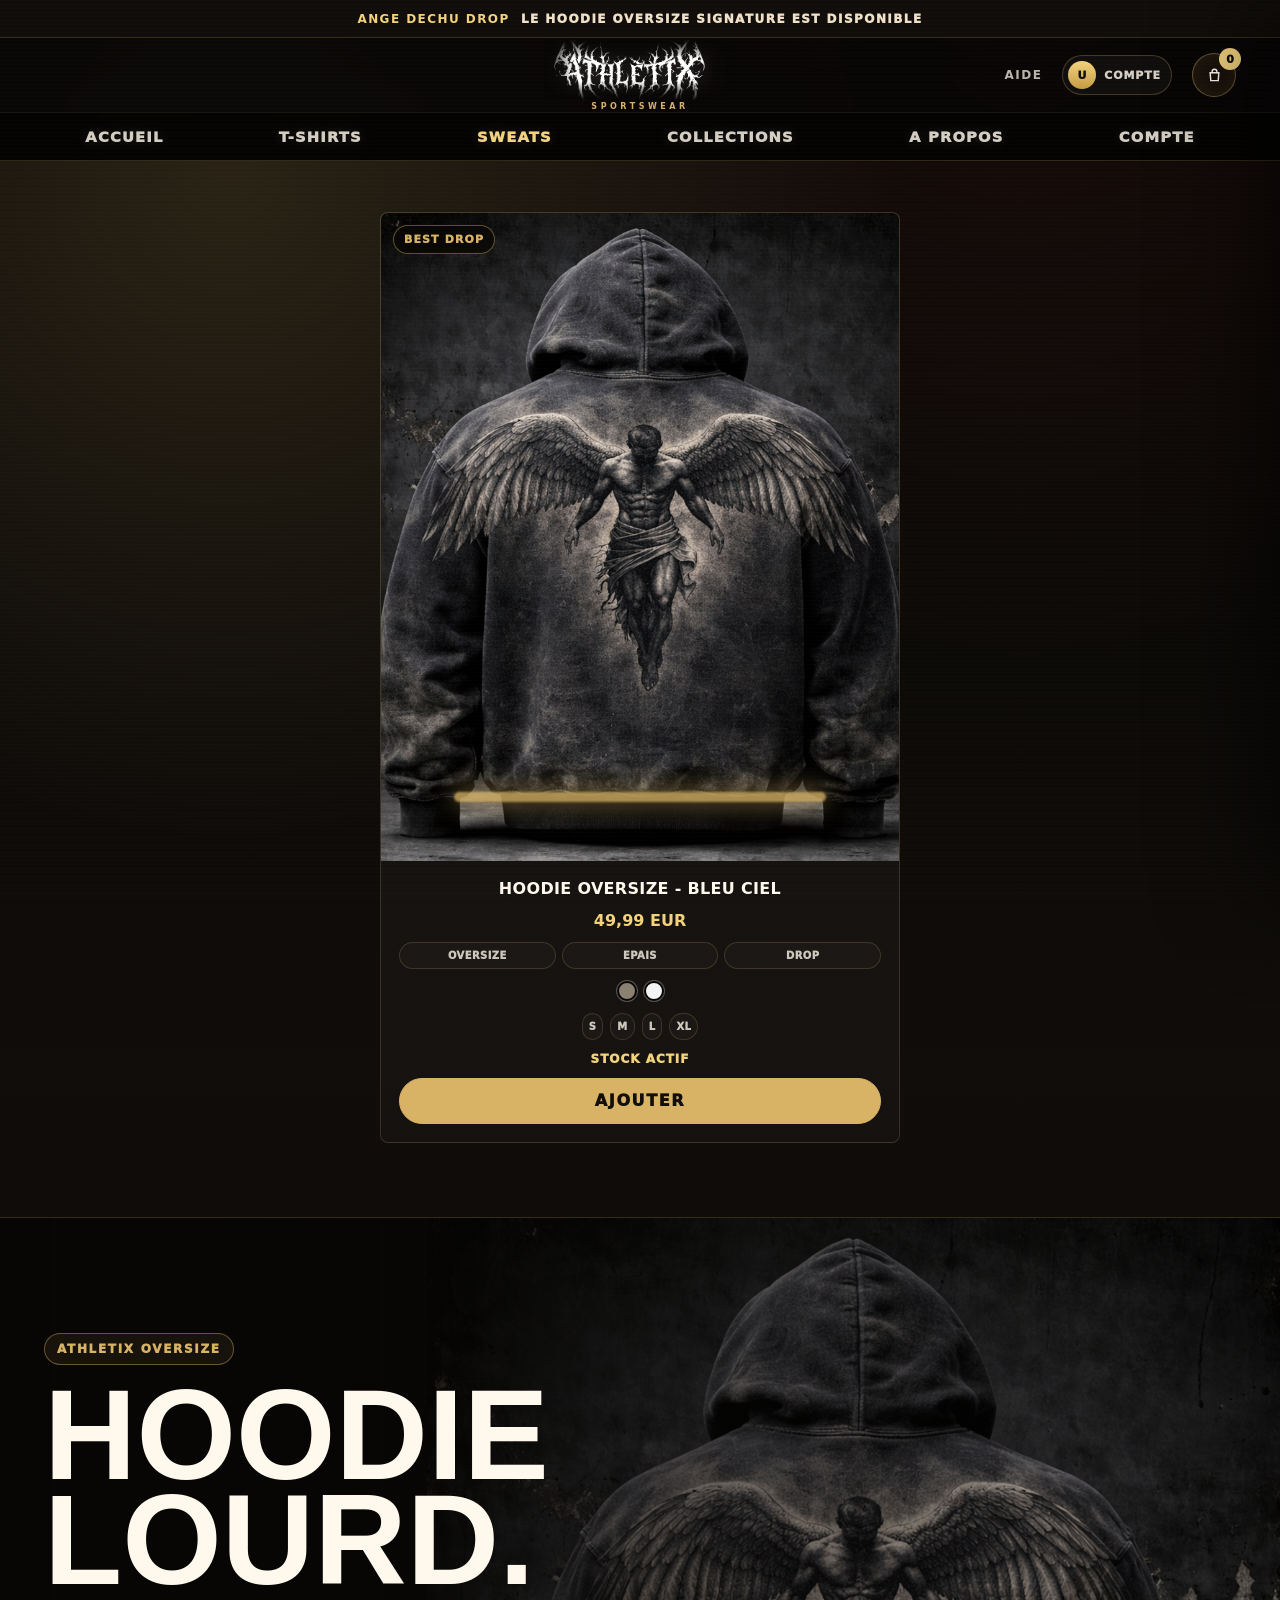
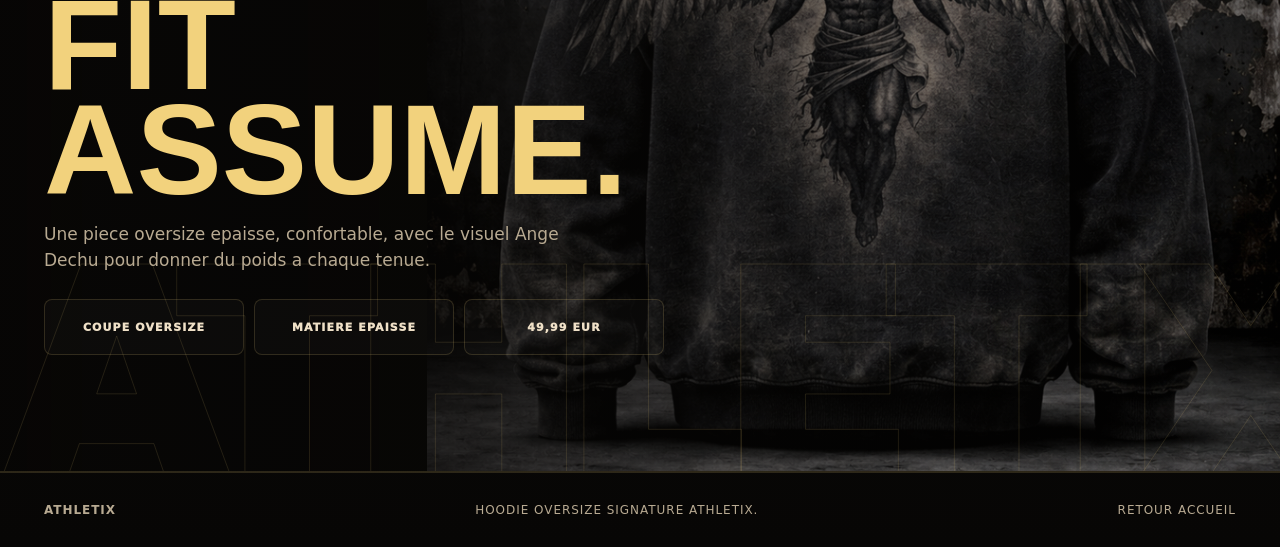
<file: sweats.html>
<!doctype html>
<html lang="fr">
<head>
  <meta charset="utf-8">
  <meta name="viewport" content="width=device-width, initial-scale=1">
  <title>Athletix | Sweats oversize</title>
  <meta name="description" content="Hoodie oversize Athletix Ange Dechu : coupe ample, matiere epaisse et visuel signature.">
  <link rel="stylesheet" href="assets/auth-ui.css">
  <style>
    :root {
      --bg: #070605;
      --panel: #13100d;
      --ink: #fff8ec;
      --muted: #b8aa92;
      --soft: #efe0c7;
      --gold: #d8b365;
      --gold-2: #f2d27d;
      --bronze: #9f7432;
      --line: rgba(242,210,125,.16);
      --line-strong: rgba(216,179,101,.42);
      --shadow: 0 0 32px rgba(216,179,101,.34), 0 0 90px rgba(159,116,50,.18);
      --radius: 8px;
    }

    * { box-sizing: border-box; }
    html { scroll-behavior: smooth; background: var(--bg); }
    body {
      margin: 0;
      color: var(--ink);
      background:
        radial-gradient(circle at 18% 8%, rgba(216,179,101,.16), transparent 30%),
        radial-gradient(circle at 80% 0%, rgba(143,51,45,.12), transparent 28%),
        linear-gradient(180deg, #070605 0%, #100d0a 50%, #070605 100%);
      font-family: Inter, ui-sans-serif, system-ui, -apple-system, BlinkMacSystemFont, "Segoe UI", sans-serif;
    }

    body.drawer-open { overflow: hidden; }
    a { color: inherit; text-decoration: none; }
    button { font: inherit; cursor: pointer; }
    h1, h2, h3, p { margin: 0; }
    img { display: block; max-width: 100%; }

    .noise {
      position: fixed;
      inset: 0;
      z-index: 80;
      pointer-events: none;
      opacity: .13;
      background-image: linear-gradient(rgba(255,255,255,.06) 1px, transparent 1px);
      background-size: 100% 4px;
      mix-blend-mode: screen;
    }

    .announcement {
      min-height: 38px;
      display: flex;
      align-items: center;
      justify-content: center;
      border-bottom: 1px solid var(--line);
      background: #100d0a;
      color: var(--soft);
      font-size: 12px;
      font-weight: 950;
      letter-spacing: .12em;
      text-transform: uppercase;
    }

    .announcement b { color: var(--gold-2); }

    .header {
      position: sticky;
      top: 0;
      z-index: 70;
      backdrop-filter: blur(18px);
      background: rgba(7,6,5,.82);
      border-bottom: 1px solid var(--line);
    }

    .header-inner {
      height: 74px;
      padding: 0 clamp(14px, 4vw, 44px);
      display: grid;
      grid-template-columns: 1fr auto 1fr;
      align-items: center;
      gap: 20px;
    }

    .brand {
      display: grid;
      place-items: center;
      gap: 3px;
      width: clamp(138px, 15vw, 220px);
      min-height: 58px;
      line-height: .82;
      font-weight: 950;
      text-transform: uppercase;
      letter-spacing: -.03em;
      text-shadow: 0 0 22px rgba(216,179,101,.18);
      overflow: hidden;
    }

    .brand-wordmark {
      width: 100%;
      height: clamp(38px, 4.8vw, 62px);
      position: relative;
      overflow: hidden;
      display: block;
    }

    .brand-wordmark img {
      position: absolute;
      left: 50%;
      top: 50%;
      width: 100%;
      height: 100%;
      max-width: none;
      object-fit: contain;
      transform: translate(-50%, -50%);
      filter: grayscale(1) brightness(1.68) contrast(1.3) drop-shadow(0 0 13px rgba(255,248,236,.18));
      mix-blend-mode: screen;
    }

    .brand-wordmark::before {
      content: "";
      position: absolute;
      inset: 0;
      z-index: 1;
      background:
        linear-gradient(90deg, rgba(7,6,5,1) 0%, transparent 15%, transparent 85%, rgba(7,6,5,1) 100%),
        linear-gradient(180deg, rgba(7,6,5,1) 0%, transparent 30%, transparent 70%, rgba(7,6,5,1) 100%);
      pointer-events: none;
    }

    .brand small {
      font-size: 8px;
      line-height: 1;
      font-weight: 850;
      letter-spacing: .44em;
      color: var(--gold);
    }

    .header-actions {
      display: flex;
      justify-content: flex-end;
      align-items: center;
      gap: 20px;
    }

    .header-actions a {
      color: rgba(255,248,236,.72);
      font-size: 12px;
      font-weight: 850;
      text-transform: uppercase;
      letter-spacing: .12em;
    }

    .icon-button {
      width: 44px;
      height: 44px;
      display: inline-grid;
      place-items: center;
      border: 1px solid var(--line-strong);
      border-radius: 999px;
      background: rgba(216,179,101,.07);
      color: var(--ink);
      position: relative;
      box-shadow: inset 0 0 18px rgba(216,179,101,.08);
    }

    .cart-count {
      position: absolute;
      top: -6px;
      right: -6px;
      min-width: 22px;
      height: 22px;
      display: grid;
      place-items: center;
      border-radius: 999px;
      background: var(--gold-2);
      color: #100d0a;
      font-size: 11px;
      font-weight: 950;
    }

    .category-nav {
      min-height: 48px;
      padding: 0 clamp(16px, 5vw, 78px);
      display: flex;
      align-items: center;
      justify-content: center;
      gap: clamp(34px, 9vw, 132px);
      border-top: 1px solid rgba(242,210,125,.08);
      background: rgba(4,3,2,.82);
    }

    .category-nav a {
      color: rgba(255,248,236,.82);
      font-size: clamp(12px, 1.15vw, 15px);
      font-weight: 950;
      letter-spacing: .08em;
      text-transform: uppercase;
      text-shadow: 0 0 14px rgba(255,248,236,.16);
    }

    .category-nav a.active { color: var(--gold-2); }

    .page-hero {
      min-height: 58vh;
      padding: clamp(58px, 9vw, 118px) clamp(14px, 4vw, 44px);
      position: relative;
      display: grid;
      align-items: center;
      overflow: hidden;
      border-bottom: 1px solid var(--line);
      background:
        linear-gradient(90deg, rgba(7,6,5,.94), rgba(7,6,5,.62), rgba(7,6,5,.18)),
        url("assets/hoodie-front.png") right center / contain no-repeat,
        #070605;
    }

    .page-hero::after {
      content: "ATHLETIX";
      position: absolute;
      right: -4vw;
      bottom: -2vw;
      color: transparent;
      -webkit-text-stroke: 1px rgba(242,210,125,.12);
      font-size: clamp(120px, 22vw, 340px);
      line-height: .8;
      font-weight: 950;
      letter-spacing: -.08em;
      pointer-events: none;
    }

    .hero-copy {
      position: relative;
      z-index: 2;
      width: min(760px, 100%);
      display: grid;
      gap: 18px;
    }

    .kicker {
      width: max-content;
      padding: 8px 12px;
      border: 1px solid var(--line-strong);
      border-radius: 999px;
      color: var(--gold);
      background: rgba(216,179,101,.08);
      font-size: 12px;
      font-weight: 950;
      text-transform: uppercase;
      letter-spacing: .14em;
    }

    h1 {
      font-family: Impact, Haettenschweiler, "Arial Narrow Bold", sans-serif;
      font-size: clamp(60px, 10vw, 150px);
      line-height: .82;
      letter-spacing: 0;
      text-transform: uppercase;
    }

    h1 span { color: var(--gold-2); display: block; }

    .hero-copy p {
      max-width: 540px;
      color: var(--muted);
      font-size: 17px;
      line-height: 1.55;
    }

    .sales-strip {
      margin-top: 8px;
      width: min(620px, 100%);
      display: grid;
      grid-template-columns: repeat(3, 1fr);
      gap: 10px;
    }

    .sales-strip span {
      min-height: 56px;
      display: grid;
      place-items: center;
      border: 1px solid var(--line);
      border-radius: var(--radius);
      background: rgba(255,255,255,.025);
      color: var(--soft);
      font-size: 11px;
      font-weight: 950;
      letter-spacing: .1em;
      text-transform: uppercase;
    }

    .section {
      padding: clamp(36px, 6vw, 74px) clamp(14px, 4vw, 44px);
    }

    .products-first {
      padding-top: clamp(28px, 4vw, 52px);
      border-bottom: 1px solid var(--line);
    }

    .product-grid {
      width: min(920px, 100%);
      margin: 0 auto;
      display: grid;
      grid-template-columns: repeat(2, minmax(0, 1fr));
      gap: 18px;
    }

    .single-product {
      width: min(520px, 100%);
      grid-template-columns: 1fr;
    }

    .product-card {
      position: relative;
      overflow: hidden;
      cursor: pointer;
      border: 1px solid var(--line);
      border-radius: var(--radius);
      background: linear-gradient(180deg, rgba(255,255,255,.055), rgba(255,255,255,.025));
      transition: border-color .25s ease, box-shadow .25s ease, transform .25s ease;
    }

    .product-card:hover {
      transform: translateY(-4px);
      border-color: var(--line-strong);
      box-shadow: 0 18px 46px rgba(0,0,0,.35), var(--shadow);
    }

    .product-media {
      aspect-ratio: 4 / 5;
      position: relative;
      overflow: hidden;
      background: radial-gradient(circle at 50% 64%, rgba(216,179,101,.26), transparent 32%), #15110d;
    }

    .product-media::after {
      content: "";
      position: absolute;
      left: 14%;
      right: 14%;
      bottom: 9%;
      height: 10px;
      border-radius: 999px;
      background: rgba(216,179,101,.78);
      filter: blur(1px);
      box-shadow: 0 0 26px rgba(216,179,101,.85);
    }

    .product-media img {
      width: 100%;
      height: 100%;
      object-fit: cover;
      transition: opacity .35s ease, transform .65s ease;
    }

    .product-media .hover {
      position: absolute;
      inset: 0;
      opacity: 0;
    }

    .product-card:hover .product-media img:first-child {
      opacity: 0;
      transform: scale(1.04);
    }

    .product-card:hover .product-media .hover {
      opacity: 1;
      transform: scale(1.04);
    }

    .label {
      position: absolute;
      top: 12px;
      left: 12px;
      z-index: 3;
      padding: 7px 10px;
      border: 1px solid rgba(216,179,101,.42);
      border-radius: 999px;
      background: rgba(7,6,5,.72);
      color: var(--gold);
      backdrop-filter: blur(10px);
      font-size: 11px;
      font-weight: 950;
      text-transform: uppercase;
      letter-spacing: .1em;
    }

    .product-info {
      padding: 18px;
      display: grid;
      gap: 12px;
      text-align: center;
    }

    .product-info h3 {
      font-size: 16px;
      line-height: 1.25;
      text-transform: uppercase;
      letter-spacing: .02em;
    }

    .price-row {
      display: flex;
      justify-content: center;
      gap: 9px;
      align-items: center;
      font-weight: 900;
    }

    .sale { color: var(--gold-2); }
    .compare { display: none; }

    .buy-reasons {
      display: grid;
      grid-template-columns: repeat(3, 1fr);
      gap: 6px;
    }

    .buy-reasons span,
    .sizes span {
      padding: 7px 6px;
      border: 1px solid var(--line);
      border-radius: 999px;
      color: rgba(255,248,236,.78);
      background: rgba(255,255,255,.025);
      font-size: 10px;
      font-weight: 950;
      text-transform: uppercase;
      letter-spacing: .04em;
    }

    .swatches, .sizes {
      display: flex;
      justify-content: center;
      gap: 7px;
      flex-wrap: wrap;
    }

    .swatch {
      width: 20px;
      height: 20px;
      border-radius: 50%;
      border: 2px solid var(--bg);
      box-shadow: 0 0 0 1px rgba(255,255,255,.28);
      background: #0a0a0a;
    }

    .swatch.white { background: #f4f4f4; }
    .swatch.gray { background: #8b8170; }

    .add {
      width: 100%;
      min-height: 46px;
      border: 1px solid var(--gold);
      border-radius: 999px;
      background: var(--gold);
      color: #120e09;
      font-weight: 950;
      text-transform: uppercase;
      letter-spacing: .1em;
      transition: transform .18s ease, box-shadow .18s ease;
    }

    .add:hover {
      transform: translateY(-2px);
      box-shadow: var(--shadow);
    }

    .drawer-backdrop {
      position: fixed;
      inset: 0;
      z-index: 90;
      background: rgba(0,0,0,.58);
      opacity: 0;
      pointer-events: none;
      transition: opacity .2s ease;
    }

    .drawer {
      position: fixed;
      top: 0;
      right: 0;
      z-index: 100;
      width: min(420px, 100%);
      height: 100%;
      transform: translateX(100%);
      transition: transform .25s ease;
      background: #100d0a;
      border-left: 1px solid var(--line);
      display: grid;
      grid-template-rows: auto 1fr auto;
      box-shadow: -30px 0 90px rgba(0,0,0,.45);
    }

    body.drawer-open .drawer { transform: translateX(0); }
    body.drawer-open .drawer-backdrop { opacity: 1; pointer-events: auto; }

    .drawer-head, .drawer-foot {
      padding: 18px;
      border-bottom: 1px solid var(--line);
      display: flex;
      align-items: center;
      justify-content: space-between;
      gap: 14px;
    }

    .drawer-foot {
      border-top: 1px solid var(--line);
      border-bottom: 0;
      display: grid;
    }

    .drawer-close {
      width: 40px;
      height: 40px;
      border: 1px solid var(--line);
      border-radius: 999px;
      background: transparent;
      color: var(--ink);
      font-size: 22px;
    }

    .cart-items {
      padding: 18px;
      display: grid;
      align-content: start;
      gap: 12px;
      overflow: auto;
    }

    .cart-empty { color: var(--muted); line-height: 1.5; padding-top: 20px; }

    .cart-item {
      display: grid;
      grid-template-columns: 70px 1fr;
      gap: 12px;
      align-items: center;
      padding: 10px;
      border: 1px solid var(--line);
      border-radius: var(--radius);
      background: rgba(255,255,255,.035);
    }

    .cart-item img {
      width: 70px;
      height: 84px;
      object-fit: cover;
      border-radius: 6px;
      background: #15110d;
    }

    .cart-item h3 {
      margin: 0 0 6px;
      font-size: 13px;
      line-height: 1.25;
      text-transform: uppercase;
    }

    .add:disabled {
      cursor: not-allowed;
      opacity: .5;
      box-shadow: none;
    }

    .stock-note {
      color: var(--gold-2);
      font-size: 12px;
      font-weight: 950;
      letter-spacing: .08em;
      text-transform: uppercase;
    }

    .cart-item p { color: var(--muted); font-size: 13px; }

    .total-row {
      display: flex;
      justify-content: space-between;
      color: var(--ink);
      font-weight: 950;
    }

    .footer {
      padding: 30px clamp(14px, 4vw, 44px);
      display: flex;
      flex-wrap: wrap;
      gap: 12px 24px;
      justify-content: space-between;
      border-top: 1px solid var(--line);
      color: var(--muted);
      font-size: 12px;
      text-transform: uppercase;
      letter-spacing: .08em;
    }

    @media (max-width: 760px) {
      .header-inner { height: 66px; padding-inline: 12px; }
      .brand { width: 142px; min-height: 50px; }
      .brand-wordmark { height: 38px; }
      .brand-wordmark img { width: 100%; }
      .header-actions a { display: none; }
      .category-nav {
        justify-content: flex-start;
        gap: 28px;
        min-height: 44px;
        padding-inline: 14px;
        overflow-x: auto;
        scrollbar-width: none;
      }
      .category-nav::-webkit-scrollbar { display: none; }
      .category-nav a { flex: 0 0 auto; font-size: 11px; }
      .page-hero { min-height: 480px; background-size: cover; background-position: center bottom; }
      .sales-strip, .product-grid { grid-template-columns: 1fr; }
      .button { width: 100%; }
    }
  </style>
</head>
<body>
  <div class="noise" aria-hidden="true"></div>

  <div class="announcement"><b>Ange Dechu drop</b>&nbsp; le hoodie oversize signature est disponible</div>

  <header class="header">
    <div class="header-inner">
      <div></div>
      <a class="brand" href="index.html" aria-label="Athletix accueil">
        <span class="brand-wordmark">
          <img src="assets/athletix-wordmark.png?v=3" alt="">
        </span>
        <small>sportswear</small>
      </a>
      <div class="header-actions">
        <a href="index.html#faq">Aide</a>
        <div class="auth-profile" data-auth-profile hidden></div>
        <button class="icon-button cart-toggle" type="button" aria-label="Ouvrir le panier">
          <svg aria-hidden="true" width="19" height="19" viewBox="0 0 24 24" fill="none">
            <path d="M6.5 8.5h11l-.8 10h-9.4l-.8-10Z" stroke="currentColor" stroke-width="1.8"/>
            <path d="M9 9V7a3 3 0 0 1 6 0v2" stroke="currentColor" stroke-width="1.8"/>
          </svg>
          <span class="cart-count">0</span>
        </button>
      </div>
    </div>
    <nav class="category-nav" aria-label="Categories principales">
      <a href="index.html">Accueil</a>
      <a href="tshirts.html">T-shirts</a>
      <a class="active" href="sweats.html">Sweats</a>
      <a href="collections.html">Collections</a>
      <a href="about.html">A propos</a>
      <a href="admin-login.html">Compte</a>
    </nav>
  </header>

  <main>
    <section class="section products-first">
      <div class="product-grid single-product">
        <article class="product-card" data-product-url="product.html?id=sweat-ange-dechu" data-product-id="PROD-HOODIE-ANGE" data-name="Hoodie Oversize - Bleu ciel" data-price="49.99" data-img="assets/hoodie-front.png">
          <span class="label">Best drop</span>
          <div class="product-media">
            <img src="assets/hoodie-front.png" alt="Hoodie oversize bleu ciel Athletix">
            <img class="hover" src="assets/hoodie-hover.jpg" alt="Dos hoodie oversize bleu ciel Athletix">
          </div>
          <div class="product-info">
            <h3>Hoodie Oversize - Bleu ciel</h3>
            <div class="price-row"><span class="sale">49,99 EUR</span><span class="compare">69,99 EUR</span></div>
            <div class="buy-reasons"><span>Oversize</span><span>Epais</span><span>Drop</span></div>
            <div class="swatches"><span class="swatch gray"></span><span class="swatch white"></span></div>
            <div class="sizes"><span>S</span><span>M</span><span>L</span><span>XL</span></div>
            <p class="stock-note" data-stock-for="PROD-HOODIE-ANGE">Stock actif</p>
            <button class="add" type="button">Ajouter</button>
          </div>
        </article>
      </div>
    </section>

    <section class="page-hero">
      <div class="hero-copy">
        <span class="kicker">Athletix oversize</span>
        <h1>Hoodie lourd.<br><span>Fit assume.</span></h1>
        <p>Une piece oversize epaisse, confortable, avec le visuel Ange Dechu pour donner du poids a chaque tenue.</p>
        <div class="sales-strip">
          <span>Coupe oversize</span>
          <span>Matiere epaisse</span>
          <span>49,99 EUR</span>
        </div>
      </div>
    </section>
  </main>

  <footer class="footer">
    <strong>Athletix</strong>
    <span>Hoodie oversize signature Athletix.</span>
    <span><a href="index.html">Retour accueil</a></span>
  </footer>

  <div class="drawer-backdrop" aria-hidden="true"></div>
  <aside class="drawer" aria-label="Panier">
    <div class="drawer-head">
      <h2>Panier</h2>
      <button class="drawer-close" type="button" aria-label="Fermer le panier">×</button>
    </div>
    <div class="cart-items">
      <p class="cart-empty">Ton panier est vide. Ajoute le hoodie Ange Dechu pour commencer.</p>
    </div>
    <div class="drawer-foot">
      <div class="total-row"><span>Total</span><span class="cart-total">0,00 EUR</span></div>
      <button class="add" id="checkoutButton" type="button">Commander</button>
    </div>
  </aside>

  <script>
    const body = document.body;
    const cartToggle = document.querySelector(".cart-toggle");
    const drawerClose = document.querySelector(".drawer-close");
    const drawerBackdrop = document.querySelector(".drawer-backdrop");
    const cartItems = document.querySelector(".cart-items");
    const cartCount = document.querySelector(".cart-count");
    const cartTotal = document.querySelector(".cart-total");
    const checkoutButton = document.querySelector("#checkoutButton");
    const cart = [];

    const formatPrice = (value) => `${value.toFixed(2).replace(".", ",")} EUR`;
    const openCart = () => body.classList.add("drawer-open");
    const closeCart = () => body.classList.remove("drawer-open");

    function renderCart() {
      cartCount.textContent = cart.length;
      const total = cart.reduce((sum, item) => sum + item.price, 0);
      cartTotal.textContent = formatPrice(total);

      if (!cart.length) {
        cartItems.innerHTML = '<p class="cart-empty">Ton panier est vide. Ajoute le hoodie Ange Dechu pour commencer.</p>';
        return;
      }

      cartItems.innerHTML = cart.map((item) => `
        <article class="cart-item">
          <img src="${item.img}" alt="">
          <div>
            <h3>${item.name}</h3>
            <p>${formatPrice(item.price)}</p>
          </div>
        </article>
      `).join("");
    }

    function saveLocalOrder() {
      if (!cart.length) return;
      const storageKey = "athletixOrders";
      const saved = localStorage.getItem(storageKey);
      let orders = [];
      try {
        orders = saved ? JSON.parse(saved) : [];
      } catch {
        orders = [];
      }
      const nextNumber = Math.max(1031, ...orders.map((order) => Number(String(order.id).replace("ATH-", "")) || 0)) + 1;
      const total = cart.reduce((sum, item) => sum + item.price, 0);
      orders.unshift({
        id: "ATH-" + nextNumber,
        date: "Aujourd'hui maintenant",
        client: "Client boutique",
        channel: "Boutique en ligne",
        product: cart.map((item) => item.name).join(" + "),
        items: cart.length,
        total,
        payment: "Payee",
        status: "A expedier",
        shipping: "A confirmer"
      });
      localStorage.setItem(storageKey, JSON.stringify(orders));
    }

    async function saveDemoOrder() {
      if (!cart.length) return;
      checkoutButton.disabled = true;
      checkoutButton.textContent = "Envoi...";
      let createdInSupabase = false;
      if (window.AthletixStore?.isConfigured()) {
        try {
          await window.AthletixStore.createOrder({
            customer: { fullName: "Client boutique" },
            paymentMethod: "Demo",
            items: cart.map((item) => ({
              productId: item.productId,
              name: item.name,
              price: item.price,
              quantity: 1
            }))
          });
          createdInSupabase = true;
        } catch (error) {
          console.warn("Commande Supabase non creee, fallback local.", error);
        }
      }
      if (!createdInSupabase) saveLocalOrder();
      cart.length = 0;
      renderCart();
      checkoutButton.disabled = false;
      checkoutButton.textContent = createdInSupabase ? "Commande envoyee" : "Commande creee";
      window.setTimeout(() => {
        checkoutButton.textContent = "Commander";
        closeCart();
      }, 1200);
    }

    function getProductStock(productId) {
      const saved = localStorage.getItem("athletixProducts");
      if (!saved) return null;
      try {
        return JSON.parse(saved).find((product) => product.id === productId)?.stock ?? null;
      } catch {
        return null;
      }
    }

    function updateProductStock() {
      document.querySelectorAll(".product-card").forEach((card) => {
        const stock = getProductStock(card.dataset.productId);
        if (stock === null) return;
        const note = card.querySelector(".stock-note");
        const add = card.querySelector(".add");
        note.textContent = stock > 0 ? `${stock} pieces disponibles` : "Rupture de stock";
        add.disabled = stock <= 0;
        add.textContent = stock > 0 ? "Ajouter" : "Indisponible";
      });
    }

    document.querySelectorAll(".product-card").forEach((card) => {
      card.addEventListener("click", (event) => {
        if (event.target.closest("button, a")) return;
        if (card.dataset.productUrl) window.location.href = card.dataset.productUrl;
      });
    });

    document.querySelectorAll(".product-card .add").forEach((button) => {
      button.addEventListener("click", (event) => {
        event.stopPropagation();
        const card = button.closest(".product-card");
        const stock = getProductStock(card.dataset.productId);
        if (stock !== null && stock <= 0) return;
        cart.push({
          productId: card.dataset.productId,
          name: card.dataset.name,
          price: Number(card.dataset.price),
          img: card.dataset.img
        });
        renderCart();
        openCart();
      });
    });

    updateProductStock();

    cartToggle.addEventListener("click", openCart);
    checkoutButton.addEventListener("click", saveDemoOrder);
    drawerClose.addEventListener("click", closeCart);
    drawerBackdrop.addEventListener("click", closeCart);
    document.addEventListener("keydown", (event) => {
      if (event.key === "Escape") closeCart();
    });
  </script>
  <script src="assets/supabase-config.js"></script>
  <script src="assets/supabase-store.js"></script>
  <script src="assets/auth.js"></script>
  <script>
    window.AthletixAuth.mountProfileMenu();
  </script>
</body>
</html>
</file>
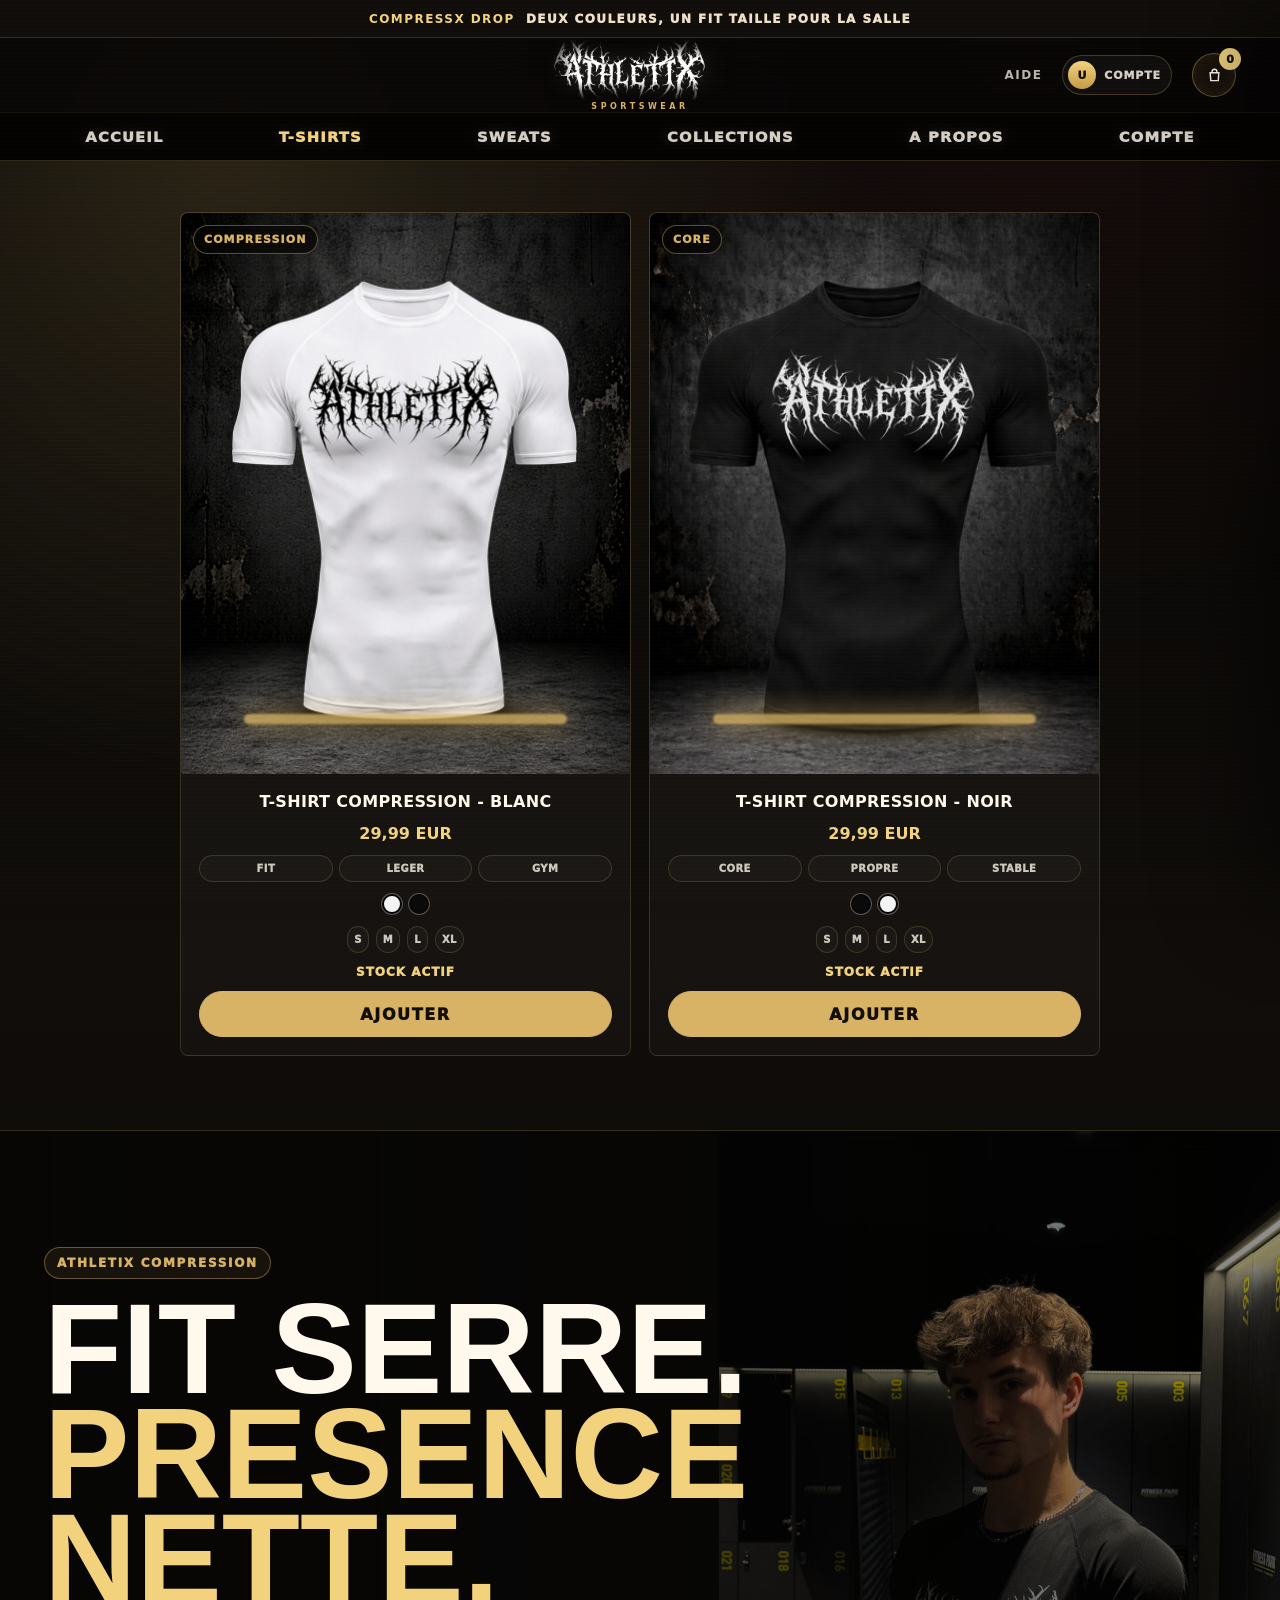
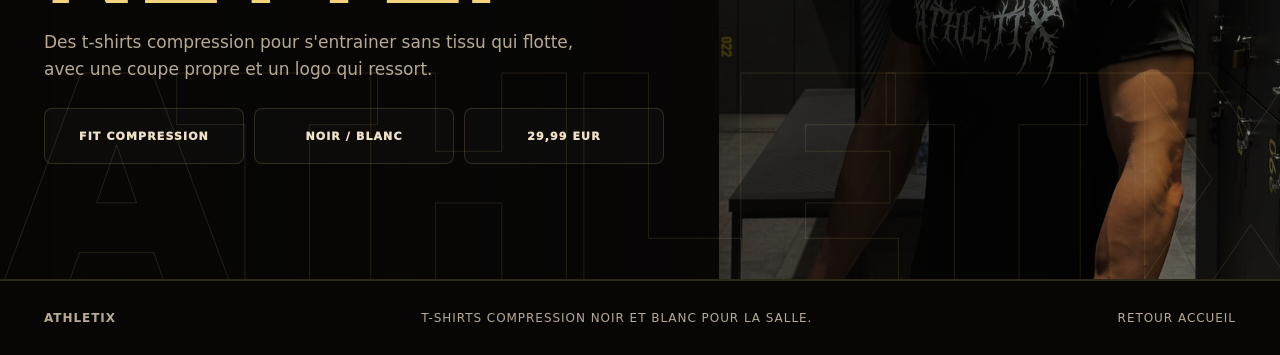
<file: tshirts.html>
<!doctype html>
<html lang="fr">
<head>
  <meta charset="utf-8">
  <meta name="viewport" content="width=device-width, initial-scale=1">
  <title>Athletix | T-shirts compression</title>
  <meta name="description" content="T-shirts compression Athletix noir et blanc pour la musculation, le fitness et les seances intenses.">
  <link rel="stylesheet" href="assets/auth-ui.css">
  <style>
    :root {
      --bg: #070605;
      --panel: #13100d;
      --ink: #fff8ec;
      --muted: #b8aa92;
      --soft: #efe0c7;
      --gold: #d8b365;
      --gold-2: #f2d27d;
      --bronze: #9f7432;
      --line: rgba(242,210,125,.16);
      --line-strong: rgba(216,179,101,.42);
      --shadow: 0 0 32px rgba(216,179,101,.34), 0 0 90px rgba(159,116,50,.18);
      --radius: 8px;
    }

    * { box-sizing: border-box; }
    html { scroll-behavior: smooth; background: var(--bg); }
    body {
      margin: 0;
      color: var(--ink);
      background:
        radial-gradient(circle at 18% 8%, rgba(216,179,101,.16), transparent 30%),
        radial-gradient(circle at 80% 0%, rgba(143,51,45,.12), transparent 28%),
        linear-gradient(180deg, #070605 0%, #100d0a 50%, #070605 100%);
      font-family: Inter, ui-sans-serif, system-ui, -apple-system, BlinkMacSystemFont, "Segoe UI", sans-serif;
    }

    body.drawer-open { overflow: hidden; }
    a { color: inherit; text-decoration: none; }
    button { font: inherit; cursor: pointer; }
    h1, h2, h3, p { margin: 0; }
    img { display: block; max-width: 100%; }

    .noise {
      position: fixed;
      inset: 0;
      z-index: 80;
      pointer-events: none;
      opacity: .13;
      background-image: linear-gradient(rgba(255,255,255,.06) 1px, transparent 1px);
      background-size: 100% 4px;
      mix-blend-mode: screen;
    }

    .announcement {
      min-height: 38px;
      display: flex;
      align-items: center;
      justify-content: center;
      border-bottom: 1px solid var(--line);
      background: #100d0a;
      color: var(--soft);
      font-size: 12px;
      font-weight: 950;
      letter-spacing: .12em;
      text-transform: uppercase;
    }

    .announcement b { color: var(--gold-2); }

    .header {
      position: sticky;
      top: 0;
      z-index: 70;
      backdrop-filter: blur(18px);
      background: rgba(7,6,5,.82);
      border-bottom: 1px solid var(--line);
    }

    .header-inner {
      height: 74px;
      padding: 0 clamp(14px, 4vw, 44px);
      display: grid;
      grid-template-columns: 1fr auto 1fr;
      align-items: center;
      gap: 20px;
    }

    .brand {
      display: grid;
      place-items: center;
      gap: 3px;
      width: clamp(138px, 15vw, 220px);
      min-height: 58px;
      line-height: .82;
      font-weight: 950;
      text-transform: uppercase;
      letter-spacing: -.03em;
      text-shadow: 0 0 22px rgba(216,179,101,.18);
      overflow: hidden;
    }

    .brand-wordmark {
      width: 100%;
      height: clamp(38px, 4.8vw, 62px);
      position: relative;
      overflow: hidden;
      display: block;
    }

    .brand-wordmark img {
      position: absolute;
      left: 50%;
      top: 50%;
      width: 100%;
      height: 100%;
      max-width: none;
      object-fit: contain;
      transform: translate(-50%, -50%);
      filter: grayscale(1) brightness(1.68) contrast(1.3) drop-shadow(0 0 13px rgba(255,248,236,.18));
      mix-blend-mode: screen;
    }

    .brand-wordmark::before {
      content: "";
      position: absolute;
      inset: 0;
      z-index: 1;
      background:
        linear-gradient(90deg, rgba(7,6,5,1) 0%, transparent 15%, transparent 85%, rgba(7,6,5,1) 100%),
        linear-gradient(180deg, rgba(7,6,5,1) 0%, transparent 30%, transparent 70%, rgba(7,6,5,1) 100%);
      pointer-events: none;
    }

    .brand small {
      font-size: 8px;
      line-height: 1;
      font-weight: 850;
      letter-spacing: .44em;
      color: var(--gold);
    }

    .header-actions {
      display: flex;
      justify-content: flex-end;
      align-items: center;
      gap: 20px;
    }

    .header-actions a {
      color: rgba(255,248,236,.72);
      font-size: 12px;
      font-weight: 850;
      text-transform: uppercase;
      letter-spacing: .12em;
    }

    .icon-button {
      width: 44px;
      height: 44px;
      display: inline-grid;
      place-items: center;
      border: 1px solid var(--line-strong);
      border-radius: 999px;
      background: rgba(216,179,101,.07);
      color: var(--ink);
      position: relative;
      box-shadow: inset 0 0 18px rgba(216,179,101,.08);
    }

    .cart-count {
      position: absolute;
      top: -6px;
      right: -6px;
      min-width: 22px;
      height: 22px;
      display: grid;
      place-items: center;
      border-radius: 999px;
      background: var(--gold-2);
      color: #100d0a;
      font-size: 11px;
      font-weight: 950;
    }

    .category-nav {
      min-height: 48px;
      padding: 0 clamp(16px, 5vw, 78px);
      display: flex;
      align-items: center;
      justify-content: center;
      gap: clamp(34px, 9vw, 132px);
      border-top: 1px solid rgba(242,210,125,.08);
      background: rgba(4,3,2,.82);
    }

    .category-nav a {
      color: rgba(255,248,236,.82);
      font-size: clamp(12px, 1.15vw, 15px);
      font-weight: 950;
      letter-spacing: .08em;
      text-transform: uppercase;
      text-shadow: 0 0 14px rgba(255,248,236,.16);
    }

    .category-nav a.active { color: var(--gold-2); }

    .page-hero {
      min-height: 58vh;
      padding: clamp(58px, 9vw, 118px) clamp(14px, 4vw, 44px);
      position: relative;
      display: grid;
      align-items: center;
      overflow: hidden;
      border-bottom: 1px solid var(--line);
      background:
        linear-gradient(90deg, rgba(7,6,5,.94), rgba(7,6,5,.62), rgba(7,6,5,.18)),
        url("assets/tee-black-hover.jpg") right center / contain no-repeat,
        #070605;
    }

    .page-hero::after {
      content: "ATHLETIX";
      position: absolute;
      right: -4vw;
      bottom: -2vw;
      color: transparent;
      -webkit-text-stroke: 1px rgba(242,210,125,.12);
      font-size: clamp(120px, 22vw, 340px);
      line-height: .8;
      font-weight: 950;
      letter-spacing: -.08em;
      pointer-events: none;
    }

    .hero-copy {
      position: relative;
      z-index: 2;
      width: min(760px, 100%);
      display: grid;
      gap: 18px;
    }

    .kicker {
      width: max-content;
      padding: 8px 12px;
      border: 1px solid var(--line-strong);
      border-radius: 999px;
      color: var(--gold);
      background: rgba(216,179,101,.08);
      font-size: 12px;
      font-weight: 950;
      text-transform: uppercase;
      letter-spacing: .14em;
    }

    h1 {
      font-family: Impact, Haettenschweiler, "Arial Narrow Bold", sans-serif;
      font-size: clamp(60px, 10vw, 150px);
      line-height: .82;
      letter-spacing: 0;
      text-transform: uppercase;
    }

    h1 span { color: var(--gold-2); display: block; }

    .hero-copy p {
      max-width: 540px;
      color: var(--muted);
      font-size: 17px;
      line-height: 1.55;
    }

    .sales-strip {
      margin-top: 8px;
      width: min(620px, 100%);
      display: grid;
      grid-template-columns: repeat(3, 1fr);
      gap: 10px;
    }

    .sales-strip span {
      min-height: 56px;
      display: grid;
      place-items: center;
      border: 1px solid var(--line);
      border-radius: var(--radius);
      background: rgba(255,255,255,.025);
      color: var(--soft);
      font-size: 11px;
      font-weight: 950;
      letter-spacing: .1em;
      text-transform: uppercase;
    }

    .section {
      padding: clamp(36px, 6vw, 74px) clamp(14px, 4vw, 44px);
    }

    .products-first {
      padding-top: clamp(28px, 4vw, 52px);
      border-bottom: 1px solid var(--line);
    }

    .product-grid {
      width: min(920px, 100%);
      margin: 0 auto;
      display: grid;
      grid-template-columns: repeat(2, minmax(0, 1fr));
      gap: 18px;
    }

    .product-card {
      position: relative;
      overflow: hidden;
      cursor: pointer;
      border: 1px solid var(--line);
      border-radius: var(--radius);
      background: linear-gradient(180deg, rgba(255,255,255,.055), rgba(255,255,255,.025));
      transition: border-color .25s ease, box-shadow .25s ease, transform .25s ease;
    }

    .product-card:hover {
      transform: translateY(-4px);
      border-color: var(--line-strong);
      box-shadow: 0 18px 46px rgba(0,0,0,.35), var(--shadow);
    }

    .product-media {
      aspect-ratio: 4 / 5;
      position: relative;
      overflow: hidden;
      background: radial-gradient(circle at 50% 64%, rgba(216,179,101,.26), transparent 32%), #15110d;
    }

    .product-media::after {
      content: "";
      position: absolute;
      left: 14%;
      right: 14%;
      bottom: 9%;
      height: 10px;
      border-radius: 999px;
      background: rgba(216,179,101,.78);
      filter: blur(1px);
      box-shadow: 0 0 26px rgba(216,179,101,.85);
    }

    .product-media img {
      width: 100%;
      height: 100%;
      object-fit: cover;
      transition: opacity .35s ease, transform .65s ease;
    }

    .product-media .hover {
      position: absolute;
      inset: 0;
      opacity: 0;
    }

    .product-card:hover .product-media img:first-child {
      opacity: 0;
      transform: scale(1.04);
    }

    .product-card:hover .product-media .hover {
      opacity: 1;
      transform: scale(1.04);
    }

    .label {
      position: absolute;
      top: 12px;
      left: 12px;
      z-index: 3;
      padding: 7px 10px;
      border: 1px solid rgba(216,179,101,.42);
      border-radius: 999px;
      background: rgba(7,6,5,.72);
      color: var(--gold);
      backdrop-filter: blur(10px);
      font-size: 11px;
      font-weight: 950;
      text-transform: uppercase;
      letter-spacing: .1em;
    }

    .product-info {
      padding: 18px;
      display: grid;
      gap: 12px;
      text-align: center;
    }

    .product-info h3 {
      font-size: 16px;
      line-height: 1.25;
      text-transform: uppercase;
      letter-spacing: .02em;
    }

    .price-row {
      display: flex;
      justify-content: center;
      gap: 9px;
      align-items: center;
      font-weight: 900;
    }

    .sale { color: var(--gold-2); }
    .compare { display: none; }

    .buy-reasons {
      display: grid;
      grid-template-columns: repeat(3, 1fr);
      gap: 6px;
    }

    .buy-reasons span,
    .sizes span {
      padding: 7px 6px;
      border: 1px solid var(--line);
      border-radius: 999px;
      color: rgba(255,248,236,.78);
      background: rgba(255,255,255,.025);
      font-size: 10px;
      font-weight: 950;
      text-transform: uppercase;
      letter-spacing: .04em;
    }

    .swatches, .sizes {
      display: flex;
      justify-content: center;
      gap: 7px;
      flex-wrap: wrap;
    }

    .swatch {
      width: 20px;
      height: 20px;
      border-radius: 50%;
      border: 2px solid var(--bg);
      box-shadow: 0 0 0 1px rgba(255,255,255,.28);
      background: #0a0a0a;
    }

    .swatch.white { background: #f4f4f4; }

    .add {
      width: 100%;
      min-height: 46px;
      border: 1px solid var(--gold);
      border-radius: 999px;
      background: var(--gold);
      color: #120e09;
      font-weight: 950;
      text-transform: uppercase;
      letter-spacing: .1em;
      transition: transform .18s ease, box-shadow .18s ease;
    }

    .add:hover {
      transform: translateY(-2px);
      box-shadow: var(--shadow);
    }

    .drawer-backdrop {
      position: fixed;
      inset: 0;
      z-index: 90;
      background: rgba(0,0,0,.58);
      opacity: 0;
      pointer-events: none;
      transition: opacity .2s ease;
    }

    .drawer {
      position: fixed;
      top: 0;
      right: 0;
      z-index: 100;
      width: min(420px, 100%);
      height: 100%;
      transform: translateX(100%);
      transition: transform .25s ease;
      background: #100d0a;
      border-left: 1px solid var(--line);
      display: grid;
      grid-template-rows: auto 1fr auto;
      box-shadow: -30px 0 90px rgba(0,0,0,.45);
    }

    body.drawer-open .drawer { transform: translateX(0); }
    body.drawer-open .drawer-backdrop { opacity: 1; pointer-events: auto; }

    .drawer-head, .drawer-foot {
      padding: 18px;
      border-bottom: 1px solid var(--line);
      display: flex;
      align-items: center;
      justify-content: space-between;
      gap: 14px;
    }

    .drawer-foot {
      border-top: 1px solid var(--line);
      border-bottom: 0;
      display: grid;
    }

    .drawer-close {
      width: 40px;
      height: 40px;
      border: 1px solid var(--line);
      border-radius: 999px;
      background: transparent;
      color: var(--ink);
      font-size: 22px;
    }

    .cart-items {
      padding: 18px;
      display: grid;
      align-content: start;
      gap: 12px;
      overflow: auto;
    }

    .cart-empty { color: var(--muted); line-height: 1.5; padding-top: 20px; }

    .cart-item {
      display: grid;
      grid-template-columns: 70px 1fr;
      gap: 12px;
      align-items: center;
      padding: 10px;
      border: 1px solid var(--line);
      border-radius: var(--radius);
      background: rgba(255,255,255,.035);
    }

    .cart-item img {
      width: 70px;
      height: 84px;
      object-fit: cover;
      border-radius: 6px;
      background: #15110d;
    }

    .cart-item h3 {
      margin: 0 0 6px;
      font-size: 13px;
      line-height: 1.25;
      text-transform: uppercase;
    }

    .add:disabled {
      cursor: not-allowed;
      opacity: .5;
      box-shadow: none;
    }

    .stock-note {
      color: var(--gold-2);
      font-size: 12px;
      font-weight: 950;
      letter-spacing: .08em;
      text-transform: uppercase;
    }

    .cart-item p { color: var(--muted); font-size: 13px; }

    .total-row {
      display: flex;
      justify-content: space-between;
      color: var(--ink);
      font-weight: 950;
    }

    .footer {
      padding: 30px clamp(14px, 4vw, 44px);
      display: flex;
      flex-wrap: wrap;
      gap: 12px 24px;
      justify-content: space-between;
      border-top: 1px solid var(--line);
      color: var(--muted);
      font-size: 12px;
      text-transform: uppercase;
      letter-spacing: .08em;
    }

    @media (max-width: 760px) {
      .header-inner { height: 66px; padding-inline: 12px; }
      .brand { width: 142px; min-height: 50px; }
      .brand-wordmark { height: 38px; }
      .brand-wordmark img { width: 100%; }
      .header-actions a { display: none; }
      .category-nav {
        justify-content: flex-start;
        gap: 28px;
        min-height: 44px;
        padding-inline: 14px;
        overflow-x: auto;
        scrollbar-width: none;
      }
      .category-nav::-webkit-scrollbar { display: none; }
      .category-nav a { flex: 0 0 auto; font-size: 11px; }
      .page-hero { min-height: 480px; background-size: cover; background-position: center bottom; }
      .sales-strip, .product-grid { grid-template-columns: 1fr; }
      .button { width: 100%; }
    }
  </style>
</head>
<body>
  <div class="noise" aria-hidden="true"></div>

  <div class="announcement"><b>CompressX drop</b>&nbsp; deux couleurs, un fit taille pour la salle</div>

  <header class="header">
    <div class="header-inner">
      <div></div>
      <a class="brand" href="index.html" aria-label="Athletix accueil">
        <span class="brand-wordmark">
          <img src="assets/athletix-wordmark.png?v=3" alt="">
        </span>
        <small>sportswear</small>
      </a>
      <div class="header-actions">
        <a href="index.html#faq">Aide</a>
        <div class="auth-profile" data-auth-profile hidden></div>
        <button class="icon-button cart-toggle" type="button" aria-label="Ouvrir le panier">
          <svg aria-hidden="true" width="19" height="19" viewBox="0 0 24 24" fill="none">
            <path d="M6.5 8.5h11l-.8 10h-9.4l-.8-10Z" stroke="currentColor" stroke-width="1.8"/>
            <path d="M9 9V7a3 3 0 0 1 6 0v2" stroke="currentColor" stroke-width="1.8"/>
          </svg>
          <span class="cart-count">0</span>
        </button>
      </div>
    </div>
    <nav class="category-nav" aria-label="Categories principales">
      <a href="index.html">Accueil</a>
      <a class="active" href="tshirts.html">T-shirts</a>
      <a href="sweats.html">Sweats</a>
      <a href="collections.html">Collections</a>
      <a href="about.html">A propos</a>
      <a href="admin-login.html">Compte</a>
    </nav>
  </header>

  <main>
    <section class="section products-first">
      <div class="product-grid">
        <article class="product-card" data-product-url="product.html?id=tshirt-compression-blanc" data-product-id="PROD-COMP-WHITE" data-name="T-shirt Compression - Blanc" data-price="29.99" data-img="assets/tee-white-front.png">
          <span class="label">Compression</span>
          <div class="product-media">
            <img src="assets/tee-white-front.png" alt="T-shirt compression blanc Athletix">
            <img class="hover" src="assets/tee-white-hover.jpg" alt="T-shirt compression blanc porte">
          </div>
          <div class="product-info">
            <h3>T-shirt Compression - Blanc</h3>
            <div class="price-row"><span class="sale">29,99 EUR</span><span class="compare">39,99 EUR</span></div>
            <div class="buy-reasons"><span>Fit</span><span>Leger</span><span>Gym</span></div>
            <div class="swatches"><span class="swatch white"></span><span class="swatch"></span></div>
            <div class="sizes"><span>S</span><span>M</span><span>L</span><span>XL</span></div>
            <p class="stock-note" data-stock-for="PROD-COMP-WHITE">Stock actif</p>
            <button class="add" type="button">Ajouter</button>
          </div>
        </article>

        <article class="product-card" data-product-url="product.html?id=tshirt-compression-noir" data-product-id="PROD-COMP-BLACK" data-name="T-shirt Compression - Noir" data-price="29.99" data-img="assets/tee-black-front.png">
          <span class="label">Core</span>
          <div class="product-media">
            <img src="assets/tee-black-front.png" alt="T-shirt compression noir Athletix">
            <img class="hover" src="assets/tee-black-hover.jpg" alt="T-shirt compression noir porte">
          </div>
          <div class="product-info">
            <h3>T-shirt Compression - Noir</h3>
            <div class="price-row"><span class="sale">29,99 EUR</span><span class="compare">39,99 EUR</span></div>
            <div class="buy-reasons"><span>Core</span><span>Propre</span><span>Stable</span></div>
            <div class="swatches"><span class="swatch"></span><span class="swatch white"></span></div>
            <div class="sizes"><span>S</span><span>M</span><span>L</span><span>XL</span></div>
            <p class="stock-note" data-stock-for="PROD-COMP-BLACK">Stock actif</p>
            <button class="add" type="button">Ajouter</button>
          </div>
        </article>
      </div>
    </section>

    <section class="page-hero">
      <div class="hero-copy">
        <span class="kicker">Athletix compression</span>
        <h1>Fit serre.<br><span>Presence nette.</span></h1>
        <p>Des t-shirts compression pour s'entrainer sans tissu qui flotte, avec une coupe propre et un logo qui ressort.</p>
        <div class="sales-strip">
          <span>Fit compression</span>
          <span>Noir / blanc</span>
          <span>29,99 EUR</span>
        </div>
      </div>
    </section>
  </main>

  <footer class="footer">
    <strong>Athletix</strong>
    <span>T-shirts compression noir et blanc pour la salle.</span>
    <span><a href="index.html">Retour accueil</a></span>
  </footer>

  <div class="drawer-backdrop" aria-hidden="true"></div>
  <aside class="drawer" aria-label="Panier">
    <div class="drawer-head">
      <h2>Panier</h2>
      <button class="drawer-close" type="button" aria-label="Fermer le panier">×</button>
    </div>
    <div class="cart-items">
      <p class="cart-empty">Ton panier est vide. Ajoute un t-shirt CompressX pour commencer.</p>
    </div>
    <div class="drawer-foot">
      <div class="total-row"><span>Total</span><span class="cart-total">0,00 EUR</span></div>
      <button class="add" id="checkoutButton" type="button">Commander</button>
    </div>
  </aside>

  <script>
    const body = document.body;
    const cartToggle = document.querySelector(".cart-toggle");
    const drawerClose = document.querySelector(".drawer-close");
    const drawerBackdrop = document.querySelector(".drawer-backdrop");
    const cartItems = document.querySelector(".cart-items");
    const cartCount = document.querySelector(".cart-count");
    const cartTotal = document.querySelector(".cart-total");
    const checkoutButton = document.querySelector("#checkoutButton");
    const cart = [];

    const formatPrice = (value) => `${value.toFixed(2).replace(".", ",")} EUR`;
    const openCart = () => body.classList.add("drawer-open");
    const closeCart = () => body.classList.remove("drawer-open");

    function renderCart() {
      cartCount.textContent = cart.length;
      const total = cart.reduce((sum, item) => sum + item.price, 0);
      cartTotal.textContent = formatPrice(total);

      if (!cart.length) {
        cartItems.innerHTML = '<p class="cart-empty">Ton panier est vide. Ajoute un t-shirt CompressX pour commencer.</p>';
        return;
      }

      cartItems.innerHTML = cart.map((item) => `
        <article class="cart-item">
          <img src="${item.img}" alt="">
          <div>
            <h3>${item.name}</h3>
            <p>${formatPrice(item.price)}</p>
          </div>
        </article>
      `).join("");
    }

    function saveLocalOrder() {
      if (!cart.length) return;
      const storageKey = "athletixOrders";
      const saved = localStorage.getItem(storageKey);
      let orders = [];
      try {
        orders = saved ? JSON.parse(saved) : [];
      } catch {
        orders = [];
      }
      const nextNumber = Math.max(1031, ...orders.map((order) => Number(String(order.id).replace("ATH-", "")) || 0)) + 1;
      const total = cart.reduce((sum, item) => sum + item.price, 0);
      orders.unshift({
        id: "ATH-" + nextNumber,
        date: "Aujourd'hui maintenant",
        client: "Client boutique",
        channel: "Boutique en ligne",
        product: cart.map((item) => item.name).join(" + "),
        items: cart.length,
        total,
        payment: "Payee",
        status: "A expedier",
        shipping: "A confirmer"
      });
      localStorage.setItem(storageKey, JSON.stringify(orders));
    }

    async function saveDemoOrder() {
      if (!cart.length) return;
      checkoutButton.disabled = true;
      checkoutButton.textContent = "Envoi...";
      let createdInSupabase = false;
      if (window.AthletixStore?.isConfigured()) {
        try {
          await window.AthletixStore.createOrder({
            customer: { fullName: "Client boutique" },
            paymentMethod: "Demo",
            items: cart.map((item) => ({
              productId: item.productId,
              name: item.name,
              price: item.price,
              quantity: 1
            }))
          });
          createdInSupabase = true;
        } catch (error) {
          console.warn("Commande Supabase non creee, fallback local.", error);
        }
      }
      if (!createdInSupabase) saveLocalOrder();
      cart.length = 0;
      renderCart();
      checkoutButton.disabled = false;
      checkoutButton.textContent = createdInSupabase ? "Commande envoyee" : "Commande creee";
      window.setTimeout(() => {
        checkoutButton.textContent = "Commander";
        closeCart();
      }, 1200);
    }

    function getProductStock(productId) {
      const saved = localStorage.getItem("athletixProducts");
      if (!saved) return null;
      try {
        return JSON.parse(saved).find((product) => product.id === productId)?.stock ?? null;
      } catch {
        return null;
      }
    }

    function updateProductStock() {
      document.querySelectorAll(".product-card").forEach((card) => {
        const stock = getProductStock(card.dataset.productId);
        if (stock === null) return;
        const note = card.querySelector(".stock-note");
        const add = card.querySelector(".add");
        note.textContent = stock > 0 ? `${stock} pieces disponibles` : "Rupture de stock";
        add.disabled = stock <= 0;
        add.textContent = stock > 0 ? "Ajouter" : "Indisponible";
      });
    }

    document.querySelectorAll(".product-card").forEach((card) => {
      card.addEventListener("click", (event) => {
        if (event.target.closest("button, a")) return;
        if (card.dataset.productUrl) window.location.href = card.dataset.productUrl;
      });
    });

    document.querySelectorAll(".product-card .add").forEach((button) => {
      button.addEventListener("click", (event) => {
        event.stopPropagation();
        const card = button.closest(".product-card");
        const stock = getProductStock(card.dataset.productId);
        if (stock !== null && stock <= 0) return;
        cart.push({
          productId: card.dataset.productId,
          name: card.dataset.name,
          price: Number(card.dataset.price),
          img: card.dataset.img
        });
        renderCart();
        openCart();
      });
    });

    updateProductStock();

    cartToggle.addEventListener("click", openCart);
    checkoutButton.addEventListener("click", saveDemoOrder);
    drawerClose.addEventListener("click", closeCart);
    drawerBackdrop.addEventListener("click", closeCart);
    document.addEventListener("keydown", (event) => {
      if (event.key === "Escape") closeCart();
    });
  </script>
  <script src="assets/supabase-config.js"></script>
  <script src="assets/supabase-store.js"></script>
  <script src="assets/auth.js"></script>
  <script>
    window.AthletixAuth.mountProfileMenu();
  </script>
</body>
</html>
</file>
<file: assets/auth-ui.css>
.auth-profile {
  position: relative;
  display: inline-flex;
  align-items: center;
}

.auth-profile[hidden] {
  display: none;
}

.profile-trigger {
  width: 40px;
  height: 40px;
  border: 1px solid rgba(242,210,125,.22);
  border-radius: 999px;
  background: rgba(255,248,236,.04);
  color: inherit;
  display: grid;
  place-items: center;
  cursor: pointer;
}

.profile-trigger.guest-profile,
.profile-trigger.account-profile {
  width: auto;
  min-width: 40px;
  padding: 0 10px 0 5px;
  display: inline-flex;
  gap: 8px;
}

.profile-avatar {
  width: 28px;
  height: 28px;
  border-radius: 999px;
  display: grid;
  place-items: center;
  background: linear-gradient(180deg, #f2d27d, #c59b45);
  color: #120e09;
  font-size: 11px;
  font-weight: 950;
  letter-spacing: .04em;
}

.profile-label {
  color: rgba(255,248,236,.82);
  font-size: 11px;
  font-weight: 950;
  letter-spacing: .08em;
  text-transform: uppercase;
}

.profile-menu {
  position: absolute;
  top: calc(100% + 10px);
  right: 0;
  z-index: 90;
  width: 210px;
  padding: 8px;
  border: 1px solid rgba(242,210,125,.18);
  border-radius: 10px;
  background: rgba(12,10,8,.96);
  box-shadow: 0 24px 70px rgba(0,0,0,.38);
  backdrop-filter: blur(18px);
}

.profile-menu[hidden] {
  display: none;
}

.profile-menu strong,
.profile-menu a {
  display: flex;
  min-height: 38px;
  align-items: center;
  border-radius: 8px;
  padding: 0 10px;
  color: rgba(255,248,236,.86);
  font-size: 12px;
  font-weight: 850;
  letter-spacing: .04em;
  text-transform: uppercase;
}

.profile-menu strong {
  color: #f2d27d;
  border-bottom: 1px solid rgba(242,210,125,.12);
  border-radius: 0;
  margin-bottom: 6px;
}

.profile-menu a:hover {
  background: rgba(216,179,101,.12);
  color: #fff8ec;
}

@media (max-width: 620px) {
  .profile-trigger {
    width: 42px;
    height: 38px;
  }

  .profile-trigger.guest-profile,
  .profile-trigger.account-profile {
    height: 42px;
    padding: 0;
    border-color: rgba(242,210,125,.34);
    background: rgba(216,179,101,.1);
  }

  .profile-avatar {
    width: 30px;
    height: 30px;
  }

  .profile-label {
    display: none;
  }

  .profile-menu {
    position: fixed;
    top: 148px;
    right: 12px;
    width: min(230px, calc(100vw - 24px));
  }
}
</file>
